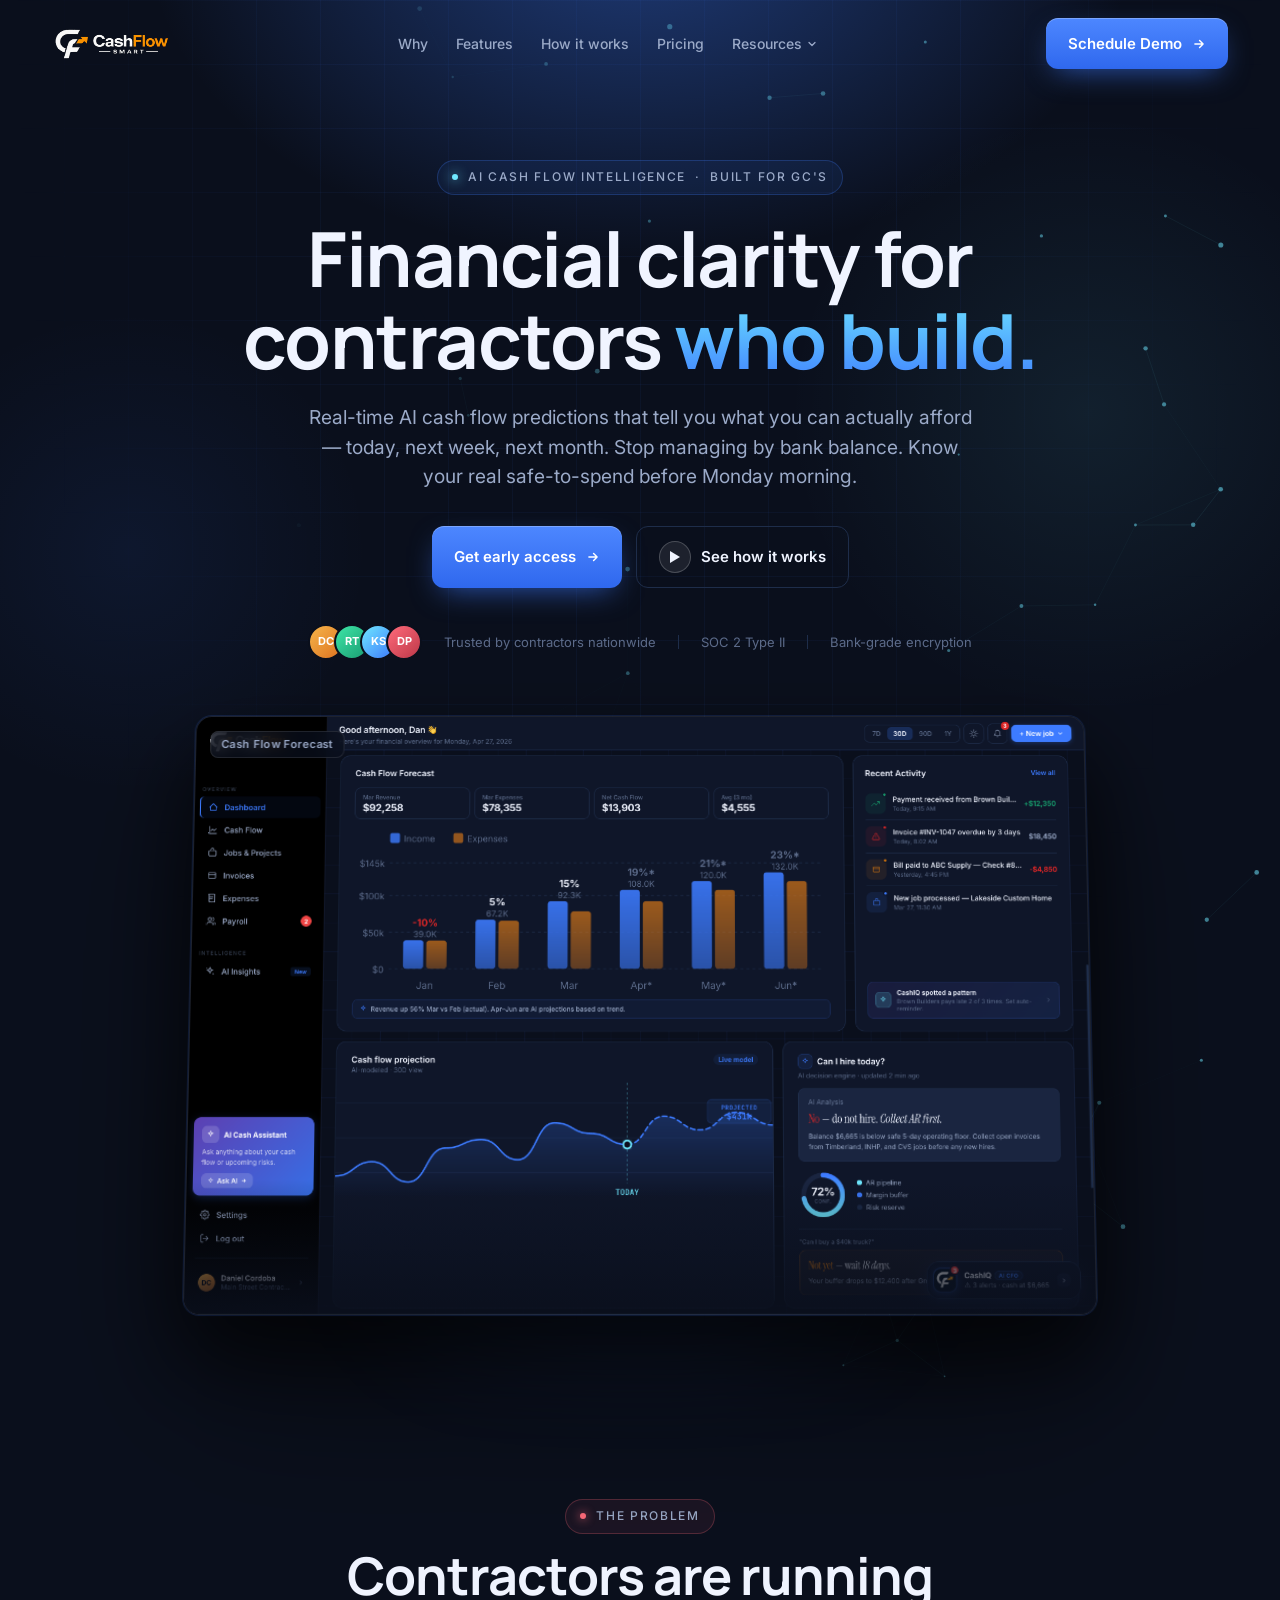
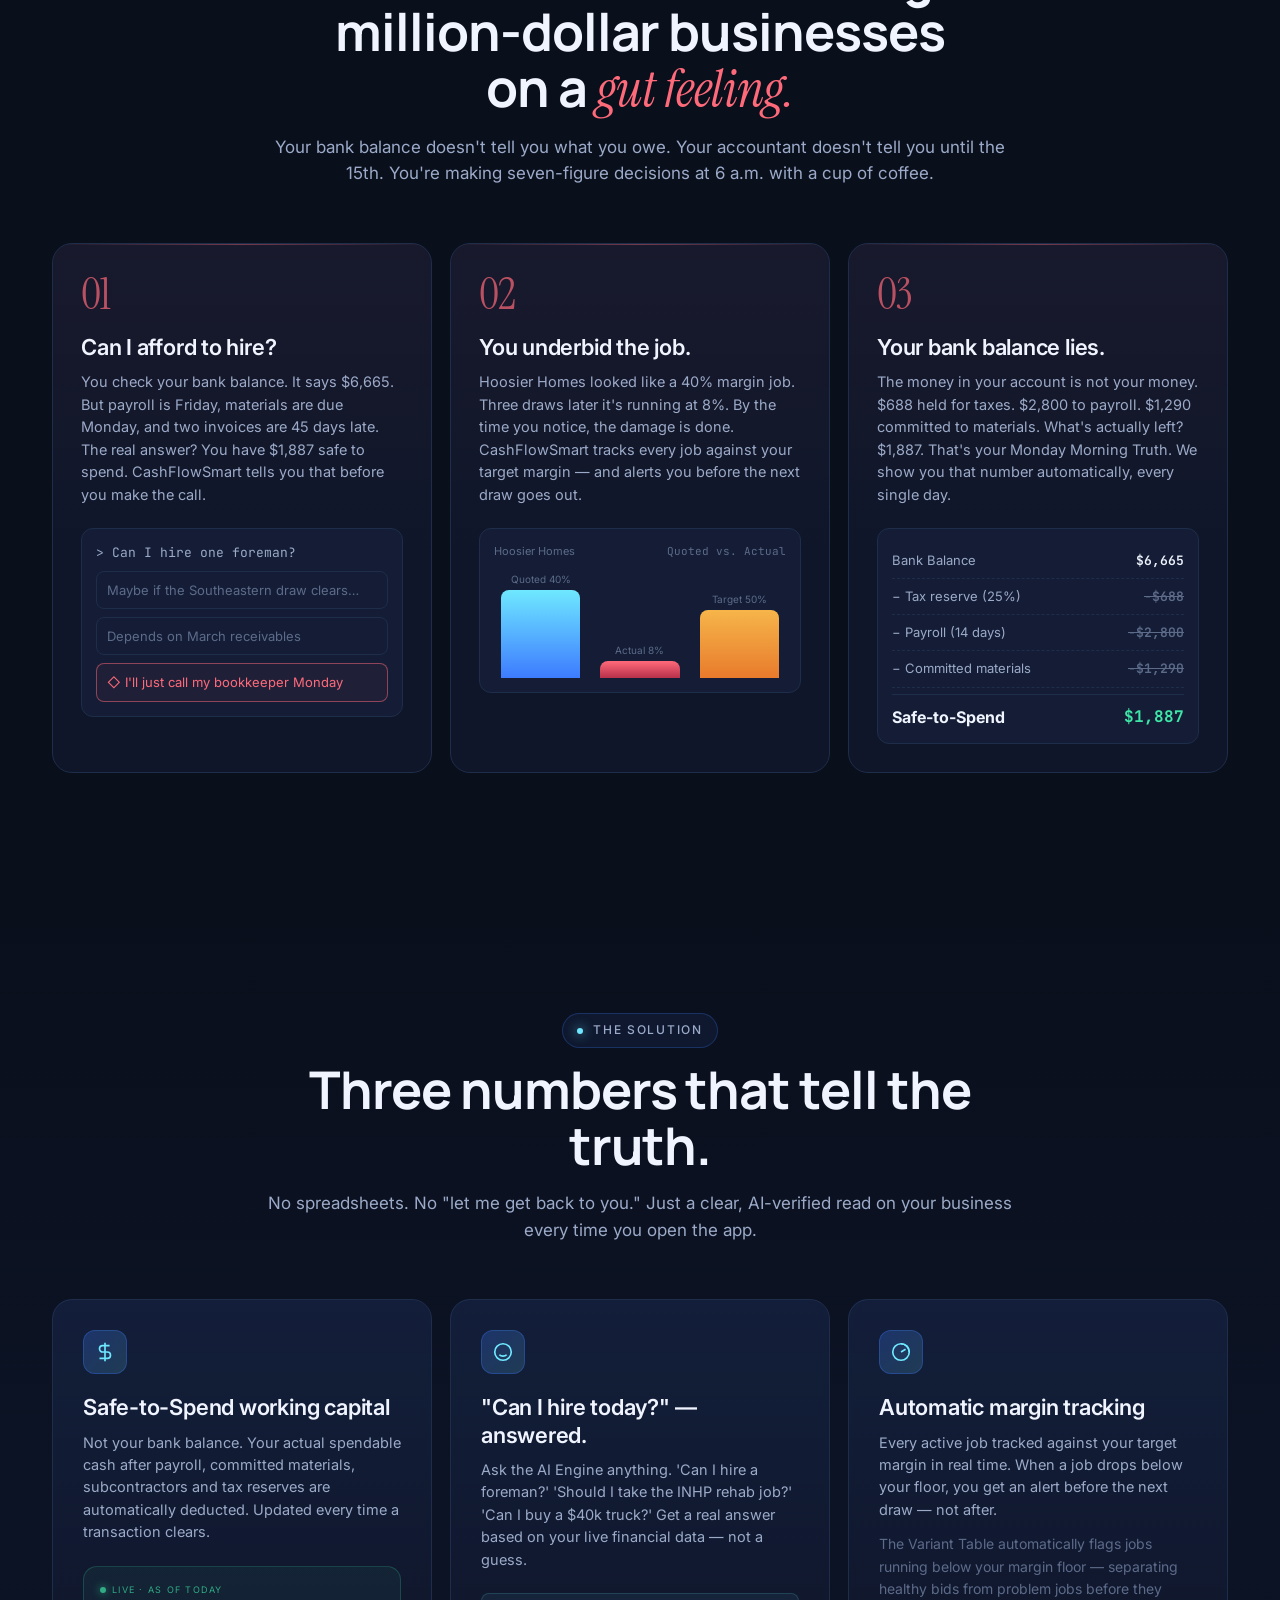
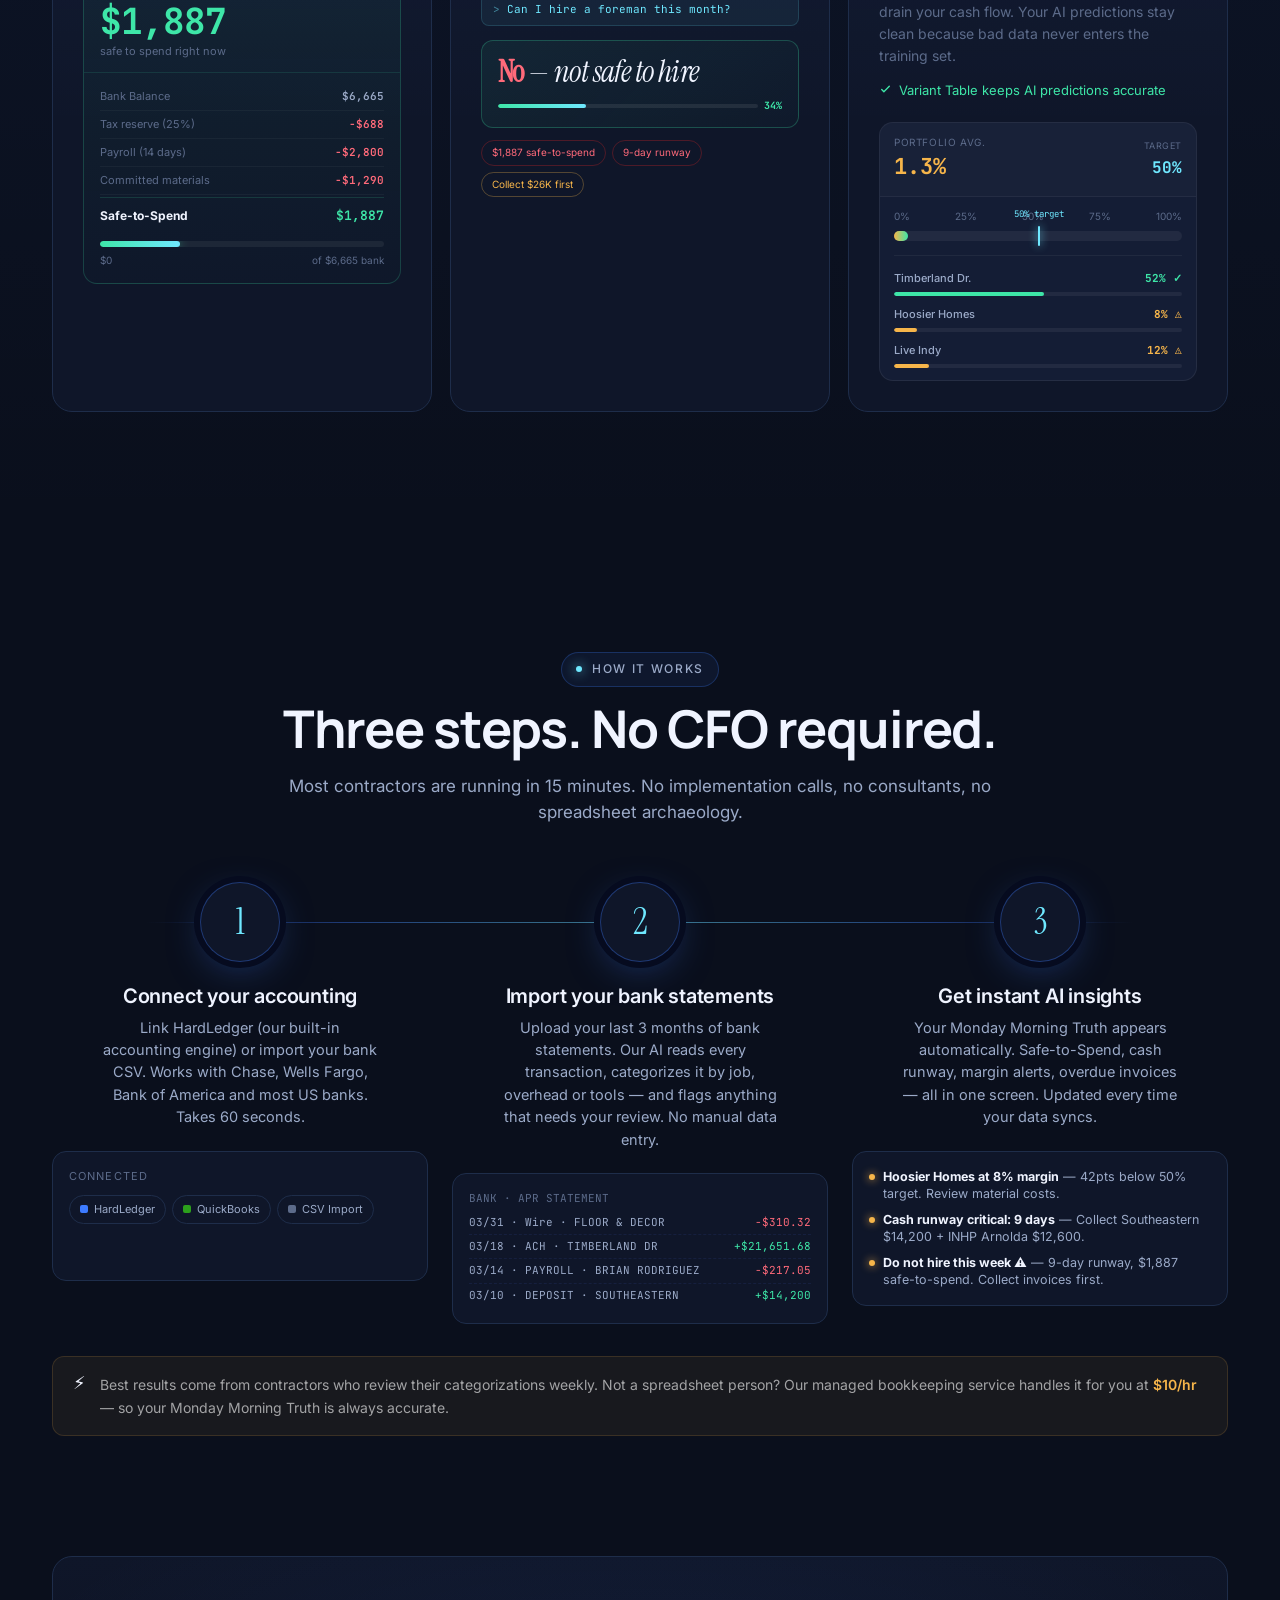
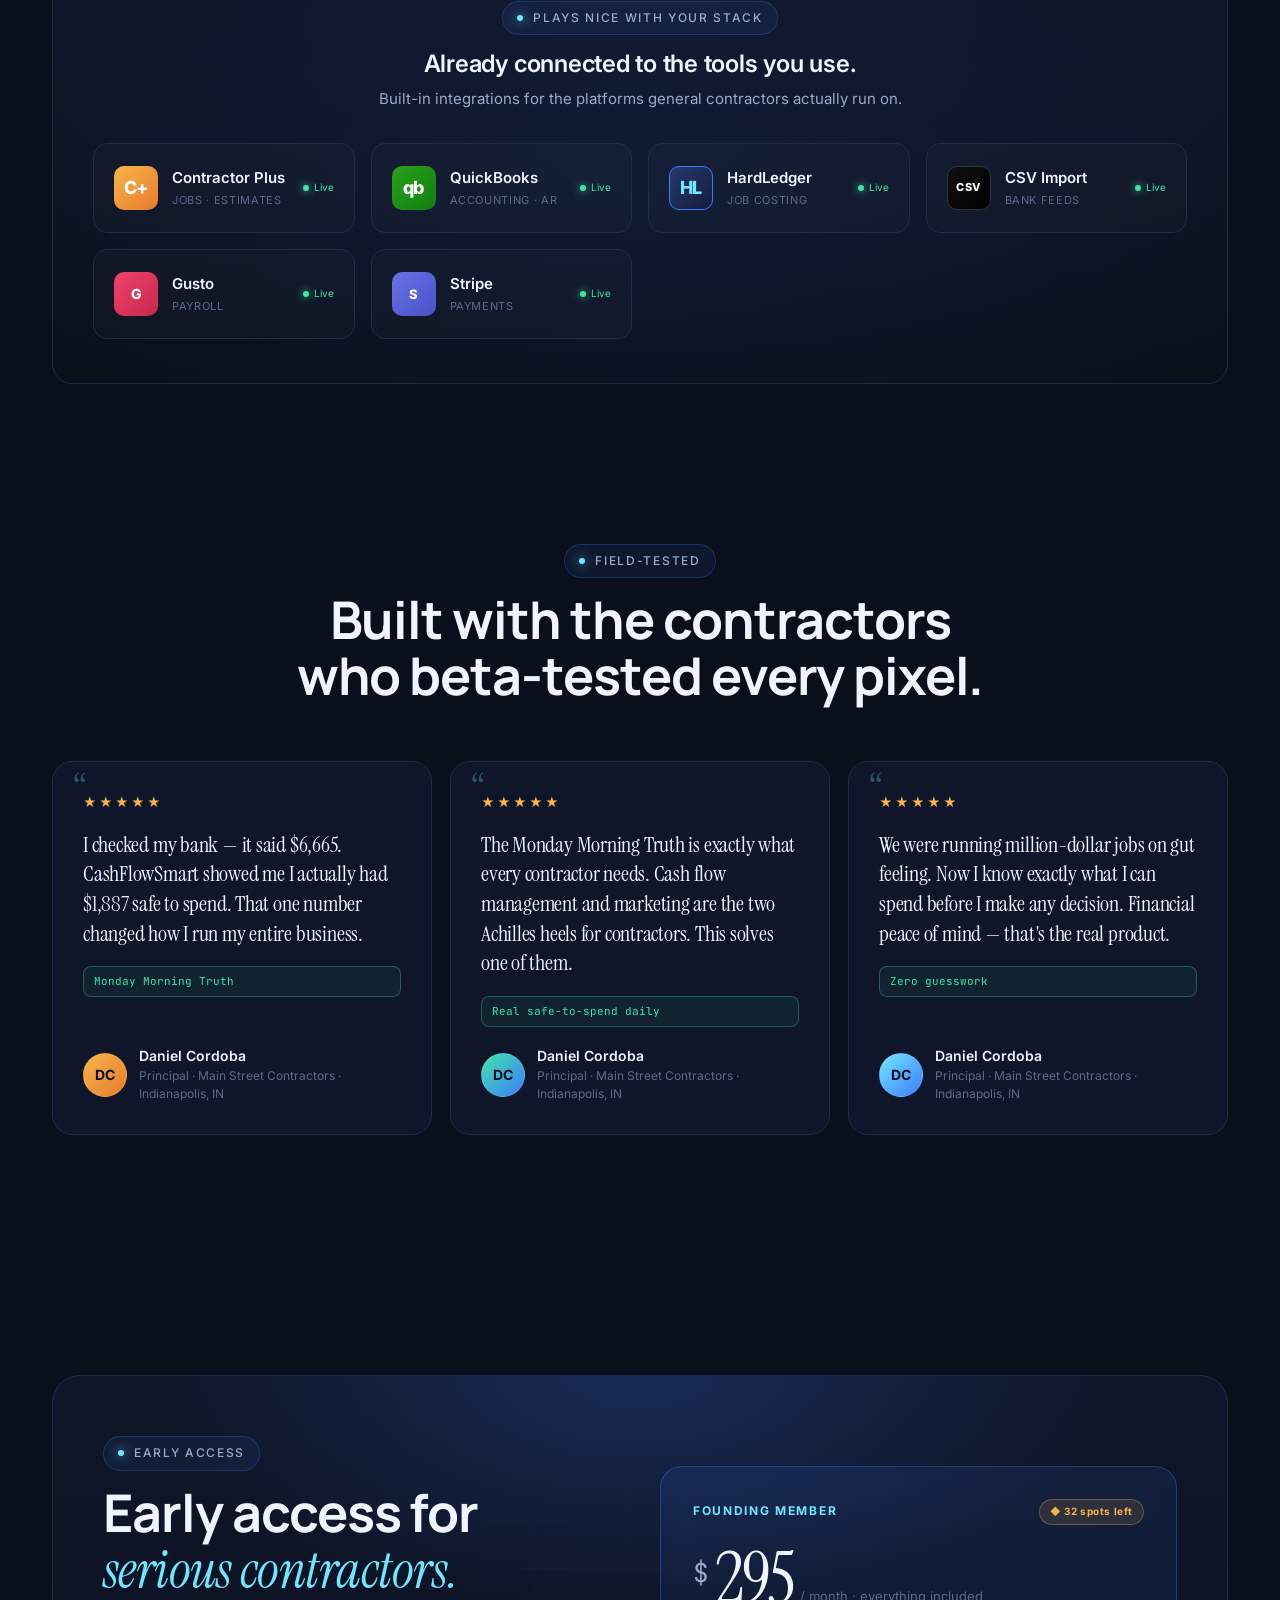
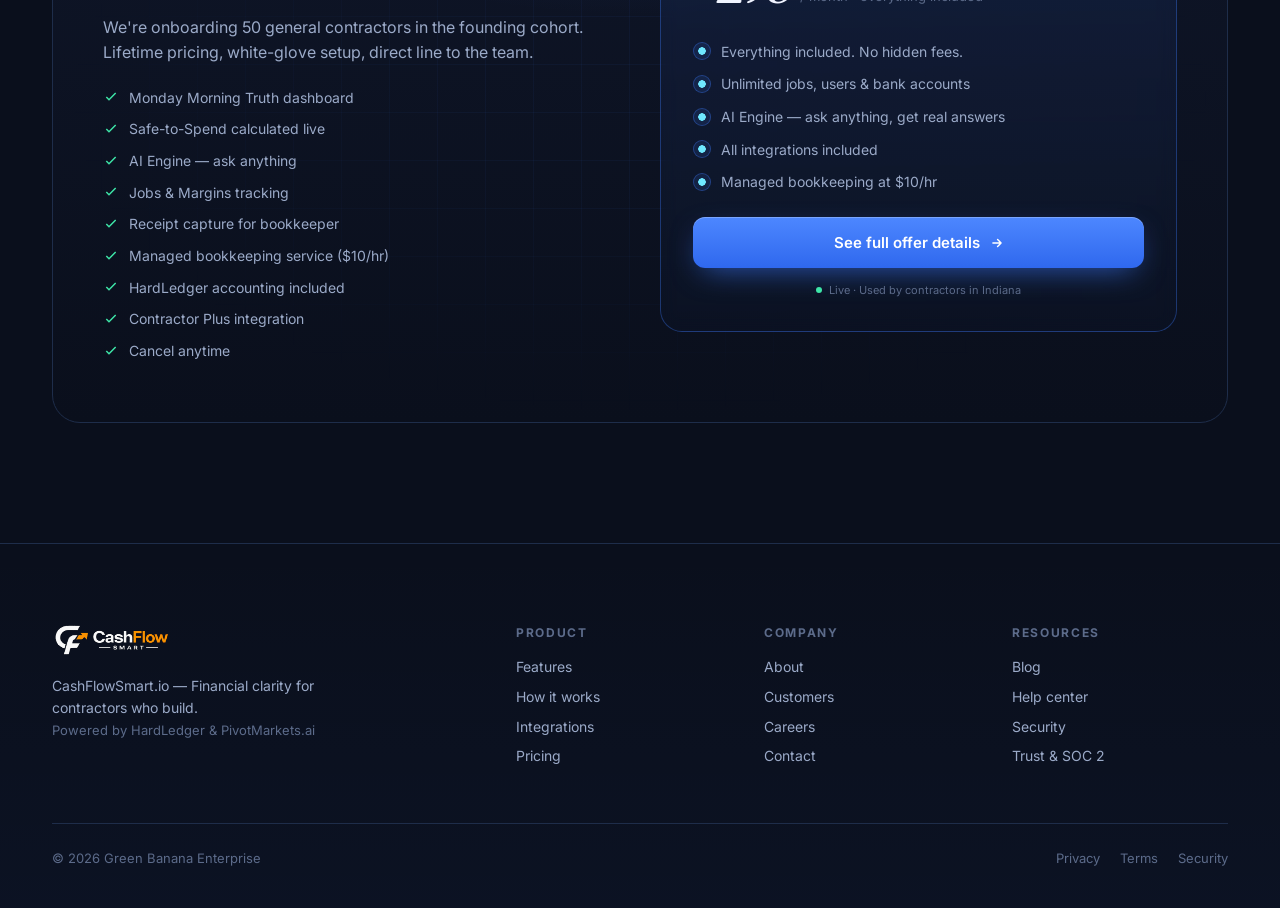
<file: index.html>
<!doctype html>
<html lang="en">
<head>
<meta charset="utf-8" />
<meta name="viewport" content="width=device-width,initial-scale=1" />
<title>CashFlowSmart.io — Financial clarity for contractors who build</title>
<meta name="description" content="Know your real safe-to-spend before Monday morning. AI-powered cash flow management for general contractors — margin tracking, payroll planning, and hiring decisions backed by real data.">
<meta property="og:title" content="CashFlowSmart.io — Financial clarity for contractors who build">
<meta property="og:description" content="Know your real safe-to-spend before Monday morning. AI-powered cash flow management built for general contractors.">
<meta property="og:type" content="website">
<meta property="og:image" content="./screenshot/screen1.png">
<meta name="twitter:card" content="summary_large_image">
<meta name="twitter:title" content="CashFlowSmart.io — Financial clarity for contractors who build">
<meta name="twitter:description" content="Know your real safe-to-spend before Monday morning. AI-powered cash flow management built for general contractors.">
<link rel="preconnect" href="https://fonts.googleapis.com">
<link rel="preconnect" href="https://fonts.gstatic.com" crossorigin>
<link href="https://fonts.googleapis.com/css2?family=Inter:wght@400;500;600;700;800&family=Manrope:wght@400;500;600;700;800&family=Instrument+Serif:ital@0;1&family=JetBrains+Mono:wght@400;500&display=swap" rel="stylesheet">
<style>
  :root{
    /* exact match to tokens.css dark mode */
    --navy-0:#0A0F1C;
    --navy-1:#0F1629;
    --navy-2:#141D35;
    --navy-3:#1A2540;
    --navy-line:#1E2D4A;
    --ink:#F0F4FF;
    --ink-dim:#9BAAC8;
    --ink-mute:#5C6B8A;
    --blue:#3D7BFF;
    --blue-bright:#5B91FF;
    --cyan:#6FE8FF;
    --amber:#F6B54A;
    --green:#3EE6A8;
    --red:#FF6A7A;
    --radius:12px;
    --radius-lg:20px;
  }
  *{box-sizing:border-box}
  html,body{margin:0;padding:0}
  html{scroll-behavior:smooth}
  body{
    font-family:"Inter","Manrope",system-ui,sans-serif;
    background:var(--navy-0);
    color:var(--ink);
    font-size:16px;
    line-height:1.55;
    -webkit-font-smoothing:antialiased;
    overflow-x:hidden;
  }
  .serif{font-family:"Instrument Serif",serif;font-weight:400;letter-spacing:-0.01em}
  .mono{font-family:"JetBrains Mono",ui-monospace,monospace}
  h1,h2{font-family:"Manrope","Inter",sans-serif}

  /* ---------- Layout ---------- */
  .container{max-width:1240px;margin:0 auto;padding:0 32px}
  @media (max-width:640px){.container{padding:0 20px}}

  section{position:relative}

  .eyebrow{
    display:inline-flex;align-items:center;gap:10px;
    font-size:12px;font-weight:500;letter-spacing:0.14em;text-transform:uppercase;
    color:var(--ink-dim);
    padding:7px 14px;border-radius:999px;
    background:rgba(61,123,255,0.08);
    border:1px solid rgba(61,123,255,0.25);
  }
  .eyebrow .dot{width:6px;height:6px;border-radius:50%;background:var(--cyan);box-shadow:0 0 12px var(--cyan)}

  h1,h2,h3{margin:0;letter-spacing:-0.02em;line-height:1.08}
  h1{font-size:clamp(40px,6vw,76px);font-weight:700}
  h2{font-size:clamp(32px,4.2vw,52px);font-weight:700}
  h3{font-size:22px;font-weight:600;letter-spacing:-0.01em;line-height:1.25}
  p{margin:0}

  .btn{
    display:inline-flex;align-items:center;gap:10px;
    padding:14px 22px;border-radius:12px;
    font-weight:600;font-size:15px;
    text-decoration:none;border:none;cursor:pointer;
    transition:transform .2s ease, box-shadow .2s ease, background .2s;
  }
  .btn-primary{
    background:linear-gradient(180deg,#4D87FF 0%,#2F68EE 100%);
    color:white;
    box-shadow:0 10px 30px -10px rgba(61,123,255,0.7), inset 0 1px 0 rgba(255,255,255,0.25);
  }
  .btn-primary:hover{transform:translateY(-2px);box-shadow:0 16px 40px -10px rgba(61,123,255,0.9), inset 0 1px 0 rgba(255,255,255,0.25)}
  .btn-ghost{background:transparent;color:var(--ink);border:1px solid var(--navy-line)}
  .btn-ghost:hover{background:rgba(255,255,255,0.03);border-color:#2A3A6E}

  /* ---------- Nav ---------- */
  nav.top{
    position:fixed;top:0;left:0;right:0;z-index:50;
    padding:18px 0;
    transition:background .3s, backdrop-filter .3s, border-color .3s;
    border-bottom:1px solid transparent;
  }
  nav.top.scrolled{
    background:rgba(6,11,31,0.72);
    backdrop-filter:saturate(140%) blur(18px);
    border-bottom-color:var(--navy-line);
  }
  .nav-inner{display:flex;align-items:center;justify-content:space-between;gap:24px}
  .brand{display:flex;align-items:center;gap:10px;font-weight:700;letter-spacing:-0.01em;color:var(--ink);text-decoration:none;font-size:17px}
  .brand .mark{
    width:30px;height:30px;border-radius:8px;
    background:linear-gradient(135deg,#3D7BFF 0%,#6FE8FF 100%);
    display:grid;place-items:center;color:#04081A;
    box-shadow:0 8px 20px -6px rgba(61,123,255,0.6);
  }
  .nav-links{display:flex;gap:28px}
  .nav-links a{color:var(--ink-dim);text-decoration:none;font-size:14px;font-weight:500}
  .nav-links a:hover{color:var(--ink)}
  .nav-mobile-cta{display:none}

  /* ---------- Hero ---------- */
  .hero{
    padding:160px 0 0;
    position:relative;overflow:visible;
  }
  .hero-bg{
    position:absolute;inset:0;pointer-events:none;z-index:0;
    background:
      radial-gradient(900px 600px at 50% -5%, rgba(61,123,255,0.4), transparent 55%),
      radial-gradient(500px 500px at 85% 30%, rgba(111,232,255,0.08), transparent 60%),
      radial-gradient(400px 400px at 10% 40%, rgba(61,123,255,0.08), transparent 60%);
  }
  .grid-overlay{
    position:absolute;inset:0;z-index:0;pointer-events:none;
    background-image:
      linear-gradient(rgba(61,123,255,0.055) 1px, transparent 1px),
      linear-gradient(90deg, rgba(61,123,255,0.055) 1px, transparent 1px);
    background-size:64px 64px;
    mask-image:radial-gradient(ellipse at 50% 0%, black 35%, transparent 70%);
  }
  /* Particle canvas */
  #heroParticles{
    position:absolute;inset:0;z-index:1;pointer-events:none;
    mask-image:linear-gradient(90deg, transparent 20%, rgba(0,0,0,0.6) 50%, black 100%);
    -webkit-mask-image:linear-gradient(90deg, transparent 20%, rgba(0,0,0,0.6) 50%, black 100%);
  }
  .hero-inner{position:relative;z-index:2;text-align:center;max-width:1000px;margin:0 auto}
  .hero h1{margin-top:22px}
  .hero h1 .highlight{
    background:linear-gradient(180deg,#6FE8FF 0%,#3D7BFF 100%);
    -webkit-background-clip:text;background-clip:text;color:transparent;
  }
  .hero-sub{margin-top:22px;font-size:clamp(17px,1.5vw,20px);color:var(--ink-dim);max-width:680px;margin-left:auto;margin-right:auto}
  .hero-ctas{margin-top:34px;display:flex;gap:14px;justify-content:center;flex-wrap:wrap}
  /* Play-icon ghost CTA */
  .btn-play-icon{
    width:32px;height:32px;border-radius:50%;
    background:rgba(255,255,255,0.08);border:1px solid rgba(255,255,255,0.2);
    display:grid;place-items:center;flex-shrink:0;
  }
  .trust-row{
    margin-top:36px;display:flex;align-items:center;justify-content:center;gap:22px;flex-wrap:wrap;
    color:var(--ink-mute);font-size:13px;
  }
  .trust-row .sep{width:1px;height:14px;background:var(--navy-line)}
  .avatars{display:inline-flex}
  .avatars .a{
    width:36px;height:36px;border-radius:50%;
    border:2.5px solid var(--navy-0);
    margin-left:-10px;display:grid;place-items:center;
    color:#fff;font-weight:700;font-size:11px;letter-spacing:0;
  }
  .avatars .a:nth-child(1){background:linear-gradient(135deg,#F6B54A,#E07420);margin-left:0}
  .avatars .a:nth-child(2){background:linear-gradient(135deg,#3EE6A8,#1A9E72)}
  .avatars .a:nth-child(3){background:linear-gradient(135deg,#6FE8FF,#3D7BFF)}
  .avatars .a:nth-child(4){background:linear-gradient(135deg,#FF6A7A,#C0394A)}

  /* ---------- Dashboard Mockup ---------- */
  .dashboard-wrap{
    position:relative;z-index:2;
    margin:70px auto 0;max-width:1140px;
    perspective:1600px;
  }
  .dashboard{
    position:relative;
    border-radius:var(--radius-lg);
    background:linear-gradient(180deg, #0C1635 0%, #070C22 100%);
    border:1px solid var(--navy-line);
    box-shadow:
      0 50px 120px -30px rgba(0,0,0,0.8),
      0 0 0 1px rgba(61,123,255,0.08),
      0 40px 80px -20px rgba(61,123,255,0.25);
    overflow:hidden;
  }
  .dash-top{
    display:flex;align-items:center;justify-content:space-between;
    padding:14px 18px;border-bottom:1px solid var(--navy-line);
    background:rgba(255,255,255,0.015);
  }
  .dots{display:flex;gap:6px}
  .dots span{width:10px;height:10px;border-radius:50%;background:#2A3A6E}
  .dots span:nth-child(1){background:#FF6A7A}
  .dots span:nth-child(2){background:#F6B54A}
  .dots span:nth-child(3){background:#3EE6A8}
  .dash-url{
    font-family:"JetBrains Mono",monospace;font-size:12px;color:var(--ink-mute);
    background:rgba(255,255,255,0.03);padding:5px 12px;border-radius:6px;
  }
  .dash-actions{display:flex;gap:8px;align-items:center;color:var(--ink-mute);font-size:12px}

  .dash-body{display:grid;grid-template-columns:220px 1fr;min-height:540px}
  .dash-side{
    padding:22px 14px;border-right:1px solid var(--navy-line);
    background:linear-gradient(180deg,rgba(255,255,255,0.015),transparent);
  }
  .dash-brand{display:flex;align-items:center;gap:8px;font-weight:700;font-size:13px;padding:0 8px 18px}
  .dash-brand .mm{width:22px;height:22px;border-radius:6px;background:linear-gradient(135deg,#3D7BFF,#6FE8FF)}
  .side-label{font-size:10px;letter-spacing:0.16em;text-transform:uppercase;color:var(--ink-mute);padding:14px 8px 6px}
  .side-item{display:flex;align-items:center;gap:10px;padding:8px 10px;border-radius:8px;color:var(--ink-dim);font-size:13px;margin-bottom:2px;cursor:default}
  .side-item.active{background:rgba(61,123,255,0.14);color:var(--ink);border:1px solid rgba(61,123,255,0.28)}
  .side-item svg{width:14px;height:14px;stroke:currentColor;fill:none;stroke-width:2}

  .dash-main{padding:24px 26px;display:flex;flex-direction:column;gap:20px;min-width:0}
  .dash-h{display:flex;align-items:center;justify-content:space-between;gap:12px;flex-wrap:wrap}
  .dash-h-l{min-width:0;flex:1 1 auto}
  .dash-h h4{margin:0;font-size:19px;font-weight:600;letter-spacing:-0.01em}
  .dash-h .tiny{font-size:12px;color:var(--ink-mute);margin-top:3px}
  .range-pill{display:inline-flex;border:1px solid var(--navy-line);border-radius:8px;padding:3px;font-size:11px;flex:0 0 auto}
  .range-pill span{padding:4px 10px;color:var(--ink-mute);border-radius:6px;cursor:default}
  .range-pill .on{background:rgba(61,123,255,0.2);color:var(--ink)}

  .kpis{display:grid;grid-template-columns:repeat(4,minmax(0,1fr));gap:12px}
  .kpi{
    border:1px solid var(--navy-line);border-radius:12px;padding:14px 16px;background:rgba(255,255,255,0.015);
    position:relative;min-width:0;display:flex;flex-direction:column;gap:6px;
  }
  .kpi-top{display:flex;align-items:center;justify-content:space-between;gap:8px;min-width:0}
  .kpi .label{font-size:10.5px;color:var(--ink-mute);letter-spacing:0.08em;text-transform:uppercase;white-space:nowrap;overflow:hidden;text-overflow:ellipsis;flex:1 1 auto;min-width:0}
  .kpi .val{font-size:22px;font-weight:700;letter-spacing:-0.02em;white-space:nowrap;overflow:hidden;text-overflow:ellipsis}
  .kpi .val.green{color:var(--green)}
  .kpi .val.amber{color:var(--amber)}
  .kpi .sub{font-size:11px;color:var(--ink-mute);white-space:nowrap;overflow:hidden;text-overflow:ellipsis}
  .kpi .chip{
    flex:0 0 auto;font-size:10px;padding:2px 7px;border-radius:999px;
    background:rgba(62,230,168,0.15);color:var(--green);border:1px solid rgba(62,230,168,0.3);
    font-weight:600;white-space:nowrap;
  }
  .kpi .chip.down{background:rgba(255,106,122,0.12);color:var(--red);border-color:rgba(255,106,122,0.3)}

  .panels{display:grid;grid-template-columns:minmax(0,1.4fr) minmax(0,1fr);gap:14px}
  .panel{
    border:1px solid var(--navy-line);border-radius:12px;padding:18px;background:rgba(255,255,255,0.015);
    min-width:0;
  }
  .panel h5{margin:0 0 4px;font-size:14px;font-weight:600}
  .panel .ptiny{font-size:11px;color:var(--ink-mute)}

  /* Chart */
  .chart{margin-top:12px;position:relative;height:190px}
  .chart svg{width:100%;height:100%;display:block}
  .chart .tooltip{
    position:absolute;top:8px;right:10px;
    border:1px solid var(--navy-line);background:rgba(4,8,26,0.92);backdrop-filter:blur(6px);
    padding:8px 12px;border-radius:8px;font-size:11px;line-height:1.3;
    box-shadow:0 8px 20px -8px rgba(0,0,0,0.6);
  }
  .chart .tooltip .tlabel{color:var(--ink-mute);font-size:10px;letter-spacing:0.04em;margin-bottom:3px;white-space:nowrap}
  .chart .tooltip .big{font-size:15px;font-weight:700;color:var(--cyan);font-family:"JetBrains Mono",monospace}

  /* Safe-to-spend ring */
  .ring-wrap{display:flex;align-items:center;gap:18px;margin-top:8px}
  .ring{position:relative;width:130px;height:130px;flex:0 0 auto}
  .ring svg{transform:rotate(-90deg)}
  .ring .core{
    position:absolute;inset:0;display:flex;flex-direction:column;align-items:center;justify-content:center;
    font-weight:700;
  }
  .ring .core .big{font-size:22px;letter-spacing:-0.02em}
  .ring .core .tag{font-size:10px;color:var(--ink-mute);letter-spacing:0.1em;text-transform:uppercase;margin-top:2px}
  .ring-legend{font-size:12px;color:var(--ink-dim);display:flex;flex-direction:column;gap:8px;min-width:0}
  .ll{display:flex;align-items:center;gap:8px;white-space:nowrap}
  .ll .sw{width:10px;height:10px;border-radius:3px;flex:0 0 10px}

  /* AI answer card */
  .ai-card{
    border:1px solid rgba(61,123,255,0.35);
    background:linear-gradient(135deg,rgba(61,123,255,0.15),rgba(111,232,255,0.08));
    border-radius:12px;padding:14px 16px;margin-top:14px;position:relative;overflow:hidden;
  }
  .ai-card::before{
    content:"";position:absolute;top:-30px;right:-30px;width:140px;height:140px;
    background:radial-gradient(circle,rgba(111,232,255,0.25),transparent 70%);
  }
  .ai-card h6{margin:0;font-size:12px;color:var(--cyan);font-weight:600;letter-spacing:0.06em;display:flex;align-items:center;gap:6px}
  .ai-card .ans{font-family:"Instrument Serif",serif;font-size:26px;line-height:1.15;margin-top:8px;letter-spacing:-0.01em;text-wrap:balance}
  .ai-card .ans .yes{color:var(--green)}
  .ai-card .ans em{font-style:italic;color:var(--cyan)}
  .ai-card .meta{font-size:11px;color:var(--ink-dim);margin-top:8px}

  @media (max-width:1080px){
    .kpis{grid-template-columns:repeat(2,minmax(0,1fr))}
    .panels{grid-template-columns:1fr}
  }
  @media (max-width:900px){
    .dash-body{grid-template-columns:1fr}
    .dash-side{display:none}
    .dash-main{padding:20px 18px;gap:16px}
    .dash-top .dash-url{display:none}
    .dash-h h4{font-size:17px}
    .kpi{padding:12px 14px}
    .kpi .val{font-size:20px}
    .chart{height:150px}
    .ring-wrap{flex-direction:column;align-items:flex-start;gap:14px}
    .ring{width:110px;height:110px}
    .ring svg{width:110px;height:110px}
    .ai-card .ans{font-size:24px}
  }
  @media (max-width:520px){
    .kpis{grid-template-columns:1fr}
    .dash-top{padding:12px 14px}
  }

  /* ---------- Problem ---------- */
  .section{padding:120px 0}
  .section-head{max-width:760px;margin:0 auto 56px;text-align:center}
  .section-head h2{margin-top:14px}
  .section-head p{margin-top:16px;color:var(--ink-dim);font-size:17px}

  .problem-grid{display:grid;grid-template-columns:repeat(3,1fr);gap:18px}
  .p-card{
    position:relative;
    border:1px solid var(--navy-line);border-radius:var(--radius-lg);
    padding:28px;
    background:linear-gradient(180deg,rgba(255,106,122,0.04),rgba(255,106,122,0) 60%), var(--navy-1);
    overflow:hidden;
  }
  .p-card::before{
    content:"";position:absolute;top:0;left:0;right:0;height:1px;
    background:linear-gradient(90deg,transparent,rgba(255,106,122,0.4),transparent);
  }
  .p-num{font-family:"Instrument Serif",serif;font-size:44px;color:rgba(255,106,122,0.7);line-height:1;letter-spacing:-0.02em}
  .p-card h3{margin-top:18px}
  .p-card p{margin-top:10px;color:var(--ink-dim);font-size:14.5px}
  .p-visual{margin-top:22px;border:1px solid var(--navy-line);border-radius:12px;padding:14px;background:var(--navy-2)}

  /* bank balance lies */
  .bal-row{display:flex;justify-content:space-between;align-items:baseline;padding:7px 0;border-bottom:1px dashed var(--navy-line);font-size:13px}
  .bal-row:last-child{border-bottom:none}
  .bal-row .l{color:var(--ink-dim)}
  .bal-row .v{font-weight:600;font-family:"JetBrains Mono",monospace}
  .bal-row .v.red{color:var(--red)}
  .bal-row.strike .v{text-decoration:line-through;color:var(--ink-mute)}
  .bal-total{margin-top:6px;padding-top:10px;border-top:1px solid var(--navy-line);display:flex;justify-content:space-between;font-weight:700}
  .bal-total .v{color:var(--green);font-family:"JetBrains Mono",monospace}

  /* hire quiz */
  .quiz{display:flex;flex-direction:column;gap:8px;font-size:13px}
  .quiz .q{color:var(--ink-dim)}
  .quiz .opt{display:flex;align-items:center;justify-content:space-between;padding:8px 10px;border:1px solid var(--navy-line);border-radius:8px;color:var(--ink-mute)}
  .quiz .opt.pick{border-color:rgba(255,106,122,0.5);color:var(--red);background:rgba(255,106,122,0.05)}

  /* underbid */
  .bid{display:flex;align-items:flex-end;justify-content:space-around;height:110px;gap:14px;padding:0 4px}
  .bar{width:28%;border-radius:8px 8px 0 0;background:linear-gradient(180deg,#2A3A6E,#1A264E);position:relative;display:flex;flex-direction:column;justify-content:flex-end;align-items:center}
  .bar span{font-size:10px;color:var(--ink-mute);position:absolute;top:-18px;white-space:nowrap}
  .bar.actual{background:linear-gradient(180deg,#FF6A7A,#B8304A)}
  .bar.quoted{background:linear-gradient(180deg,#6FE8FF,#3D7BFF)}

  @media (max-width:900px){.problem-grid{grid-template-columns:1fr}}

  /* ---------- Solution ---------- */
  .sol-grid{display:grid;grid-template-columns:repeat(3,1fr);gap:18px}
  .sol-card{
    position:relative;
    border:1px solid var(--navy-line);border-radius:var(--radius-lg);
    padding:30px;
    background:linear-gradient(180deg,rgba(61,123,255,0.08),rgba(61,123,255,0) 60%), var(--navy-1);
    overflow:hidden;
    transition:transform .3s ease, border-color .3s;
  }
  .sol-card:hover{transform:translateY(-4px);border-color:rgba(61,123,255,0.4)}
  .sol-card::after{
    content:"";position:absolute;inset:-1px;border-radius:inherit;pointer-events:none;
    background:linear-gradient(135deg,rgba(61,123,255,0.5),transparent 30%);
    mask:linear-gradient(black,black) content-box, linear-gradient(black,black);
    -webkit-mask:linear-gradient(black,black) content-box, linear-gradient(black,black);
    -webkit-mask-composite:xor;mask-composite:exclude;
    padding:1px;opacity:.5;
  }
  .s-icon{
    width:44px;height:44px;border-radius:12px;
    background:linear-gradient(135deg,rgba(61,123,255,0.25),rgba(111,232,255,0.15));
    border:1px solid rgba(61,123,255,0.3);
    display:grid;place-items:center;color:var(--cyan);
    margin-bottom:20px;
  }
  .s-icon svg{width:22px;height:22px;stroke:currentColor;fill:none;stroke-width:1.8}
  .sol-card h3{font-size:22px}
  .sol-card p{margin-top:10px;color:var(--ink-dim);font-size:14.5px}
  .sol-visual{margin-top:22px}

  /* ── Card 1: Safe-to-Spend ── */
  .sts{
    border:1px solid rgba(62,230,168,0.2);border-radius:14px;
    background:linear-gradient(180deg,rgba(62,230,168,0.06),rgba(62,230,168,0.01));
    overflow:hidden;
  }
  .sts-hero{padding:16px 16px 12px;border-bottom:1px solid rgba(62,230,168,0.12)}
  .sts-hero-label{font-size:9px;letter-spacing:0.14em;text-transform:uppercase;color:var(--green);opacity:0.7;display:flex;align-items:center;gap:6px;margin-bottom:6px}
  .sts-hero-label span{width:6px;height:6px;border-radius:50%;background:var(--green);box-shadow:0 0 8px var(--green);animation:pulse 2s infinite;display:inline-block}
  .sts-hero-num{font-family:"JetBrains Mono",monospace;font-weight:700;font-size:36px;color:var(--green);letter-spacing:-0.03em;line-height:1}
  .sts-hero-sub{font-size:11px;color:var(--ink-mute);margin-top:4px}
  .sts-breakdown{padding:10px 16px}
  .sts-row{display:flex;justify-content:space-between;align-items:center;padding:5px 0;border-bottom:1px solid rgba(255,255,255,0.04);font-size:11px}
  .sts-row:last-child{border:none;padding-top:8px;margin-top:2px;border-top:1px solid rgba(62,230,168,0.15)}
  .sts-row .l{color:var(--ink-mute)}
  .sts-row .v{font-family:"JetBrains Mono",monospace;font-weight:600;color:var(--ink-dim)}
  .sts-row.total .l{color:var(--ink);font-weight:700;font-size:12px}
  .sts-row.total .v{color:var(--green);font-size:13px}
  .sts-bar-wrap{padding:0 16px 14px}
  .sts-bar{height:6px;border-radius:999px;background:rgba(255,255,255,0.06);overflow:hidden}
  .sts-bar i{display:block;height:100%;background:linear-gradient(90deg,#3EE6A8,#6FE8FF);border-radius:999px;box-shadow:0 0 10px rgba(62,230,168,0.5)}
  .sts-legend{display:flex;justify-content:space-between;margin-top:6px;font-size:10px;color:var(--ink-mute)}

  /* ── Card 2: Can I hire ── */
  .hire-q{
    font-family:"JetBrains Mono",monospace;font-size:11px;color:var(--cyan);
    background:rgba(111,232,255,0.06);border:1px solid rgba(111,232,255,0.15);
    border-radius:8px;padding:7px 11px;margin-bottom:14px;
  }
  .hire-q::before{content:"> ";opacity:0.5}
  .hire-answer-wrap{
    padding:14px 16px;border-radius:12px;
    border:1px solid rgba(62,230,168,0.25);
    background:linear-gradient(135deg,rgba(62,230,168,0.07),rgba(62,230,168,0.02));
    margin-bottom:12px;
  }
  .hire-a{font-family:"Instrument Serif",serif;font-size:30px;line-height:1.15;letter-spacing:-0.02em}
  .hire-a .yes{color:var(--green)}
  .hire-a em{font-style:italic;color:var(--ink)}
  .hire-conf{display:flex;align-items:center;gap:6px;margin-top:8px}
  .hire-conf-bar{flex:1;height:4px;border-radius:999px;background:rgba(255,255,255,0.08);overflow:hidden}
  .hire-conf-bar i{display:block;height:100%;background:linear-gradient(90deg,var(--green),var(--cyan));border-radius:999px}
  .hire-conf-pct{font-size:10px;font-family:"JetBrains Mono",monospace;color:var(--green);font-weight:700}
  .hire-tags{display:flex;gap:6px;flex-wrap:wrap}
  .hire-tags .tag{
    font-size:10px;padding:4px 10px;border-radius:999px;
    border:1px solid var(--navy-line);color:var(--ink-mute);
    display:inline-flex;align-items:center;gap:5px;
  }
  .hire-tags .tag.ok{border-color:rgba(62,230,168,0.3);color:var(--green);background:rgba(62,230,168,0.07)}
  .hire-tags .tag.ok::before{content:"✓";font-size:9px}

  /* ── Card 3: Margin tracking ── */
  .margin-header{
    display:flex;align-items:center;justify-content:space-between;
    padding:12px 14px;border-bottom:1px solid rgba(255,255,255,0.05);
    border-radius:12px 12px 0 0;
    background:rgba(255,255,255,0.02);
  }
  .margin-avg-label{font-size:10px;color:var(--ink-mute);letter-spacing:0.06em;text-transform:uppercase}
  .margin-avg-num{font-family:"JetBrains Mono",monospace;font-weight:700;font-size:22px;color:var(--amber)}
  .margin-vis-wrap{padding:12px 14px}
  .margin-track-label{display:flex;justify-content:space-between;font-size:10px;color:var(--ink-mute);margin-bottom:6px}
  .margin-track{height:10px;background:rgba(255,255,255,0.06);border-radius:999px;position:relative;overflow:visible;margin-bottom:6px}
  .margin-track i{display:block;height:100%;background:linear-gradient(90deg,#F6B54A,#3EE6A8);border-radius:999px}
  .margin-target{position:absolute;top:-5px;bottom:-5px;width:2px;background:var(--cyan);box-shadow:0 0 8px var(--cyan);border-radius:999px}
  .margin-target::after{content:"50% target";position:absolute;top:-18px;left:50%;transform:translateX(-50%);font-size:9px;color:var(--cyan);white-space:nowrap;font-family:"JetBrains Mono",monospace}
  .margin-jobs{display:flex;flex-direction:column;gap:10px;margin-top:14px;padding-top:14px;border-top:1px solid rgba(255,255,255,0.05)}
  .mj{display:flex;flex-direction:column;gap:5px}
  .mj-top{display:flex;justify-content:space-between;align-items:center}
  .mj .name{font-size:11px;color:var(--ink-dim);font-weight:500}
  .mj .pct{font-family:"JetBrains Mono",monospace;font-weight:700;font-size:11px;display:flex;align-items:center;gap:4px}
  .mj .pct.g{color:var(--green)}
  .mj .pct.a{color:var(--amber)}
  .mj .pct.r{color:var(--red)}
  .mj-bar{height:4px;border-radius:999px;background:rgba(255,255,255,0.06);overflow:hidden}
  .mj-bar i{display:block;height:100%;border-radius:999px}
  .mj-bar i.g{background:var(--green)}
  .mj-bar i.a{background:var(--amber)}
  .mj-bar i.r{background:var(--red)}

  @media (max-width:900px){.sol-grid{grid-template-columns:1fr}}

  /* ---------- How it works ---------- */
  .how-wrap{position:relative}
  .steps{display:grid;grid-template-columns:repeat(3,1fr);gap:24px;position:relative}
  .steps::before{
    content:"";position:absolute;left:8%;right:8%;top:40px;height:1px;
    background:linear-gradient(90deg,transparent,rgba(61,123,255,0.4) 20%,rgba(111,232,255,0.5) 50%,rgba(61,123,255,0.4) 80%,transparent);
  }
  .step{position:relative;text-align:center}
  .step-num{
    position:relative;z-index:1;
    width:80px;height:80px;border-radius:50%;
    background:var(--navy-1);
    border:1px solid rgba(61,123,255,0.35);
    display:grid;place-items:center;margin:0 auto 22px;
    font-family:"Instrument Serif",serif;font-size:36px;color:var(--cyan);
    box-shadow:0 0 0 6px rgba(6,11,31,1), 0 10px 40px -10px rgba(61,123,255,0.5);
  }
  .step h3{font-size:20px}
  .step p{margin-top:8px;color:var(--ink-dim);font-size:14.5px;max-width:280px;margin-left:auto;margin-right:auto}
  .step-card{
    margin-top:22px;border:1px solid var(--navy-line);border-radius:14px;padding:16px;background:var(--navy-1);
    text-align:left;min-height:130px;
  }
  .logo-row{display:flex;flex-wrap:wrap;gap:6px}
  .logo-chip{
    font-size:11px;padding:5px 10px;border-radius:999px;
    border:1px solid var(--navy-line);color:var(--ink-dim);
    display:inline-flex;align-items:center;gap:6px;
  }
  .logo-chip .b{width:8px;height:8px;border-radius:2px;background:var(--blue)}

  .csv-card{font-family:"JetBrains Mono",monospace;font-size:11px;color:var(--ink-dim)}
  .csv-card .h{color:var(--ink-mute);margin-bottom:4px}
  .csv-card .r{display:flex;justify-content:space-between;padding:3px 0;border-bottom:1px dashed rgba(26,38,78,0.6)}
  .csv-card .r:last-child{border:none}

  .insight-card{display:flex;flex-direction:column;gap:8px}
  .insight-card .ic{display:flex;gap:8px;align-items:flex-start;font-size:12.5px;color:var(--ink-dim);line-height:1.4}
  .insight-card .ic .dt{flex:0 0 6px;width:6px;height:6px;border-radius:50%;margin-top:6px;background:var(--cyan);box-shadow:0 0 8px var(--cyan)}
  .insight-card .ic .dt.g{background:var(--green);box-shadow:0 0 8px var(--green)}
  .insight-card .ic .dt.a{background:var(--amber);box-shadow:0 0 8px var(--amber)}
  .insight-card .ic b{color:var(--ink)}

  @media (max-width:900px){.steps{grid-template-columns:1fr;gap:40px}.steps::before{display:none}}

  /* ---------- Integrations ---------- */
  .integ-band{
    position:relative;border:1px solid var(--navy-line);border-radius:var(--radius-lg);
    padding:44px 40px;
    background:linear-gradient(180deg,var(--navy-1),var(--navy-0));
    overflow:hidden;
  }
  .integ-band::before{
    content:"";position:absolute;top:-40%;left:-20%;width:140%;height:180%;
    background:radial-gradient(ellipse at center,rgba(61,123,255,0.08),transparent 60%);
    pointer-events:none;
  }
  .integ-head{text-align:center;margin-bottom:32px;position:relative}
  .integ-head h3{font-size:24px}
  .integ-head p{color:var(--ink-dim);margin-top:8px;font-size:15px}
  .integ-grid{display:grid;grid-template-columns:repeat(4,1fr);gap:16px;position:relative}
  .integ{
    border:1px solid var(--navy-line);border-radius:14px;padding:22px 20px;
    background:rgba(255,255,255,0.015);
    display:flex;align-items:center;gap:14px;
    transition:border-color .2s, transform .2s;
  }
  .integ:hover{border-color:rgba(61,123,255,0.4);transform:translateY(-2px)}
  .integ-ico{
    flex:0 0 44px;width:44px;height:44px;border-radius:10px;
    display:grid;place-items:center;
    font-weight:800;font-size:18px;letter-spacing:-0.04em;color:white;
  }
  .integ-ico.cp{background:linear-gradient(135deg,#F6B54A,#E87B2C)}
  .integ-ico.qb{background:linear-gradient(135deg,#2CA01C,#0E7F0E);font-family:Inter}
  .integ-ico.hl{background:linear-gradient(135deg,#2A3A6E,#111B3D);border:1px solid #3D7BFF}
  .integ-ico.pl{background:linear-gradient(135deg,#111,#000);border:1px solid #333}
  .integ .n{font-weight:600;font-size:15px}
  .integ .t{font-size:11px;color:var(--ink-mute);margin-top:2px;letter-spacing:0.06em;text-transform:uppercase}
  .integ .status{
    margin-left:auto;font-size:10px;color:var(--green);display:flex;align-items:center;gap:5px;
  }
  .integ .status::before{content:"";width:6px;height:6px;border-radius:50%;background:var(--green);box-shadow:0 0 8px var(--green)}

  @media (max-width:900px){.integ-grid{grid-template-columns:repeat(2,1fr)}}
  @media (max-width:500px){.integ-grid{grid-template-columns:1fr}}

  /* ---------- Testimonials ---------- */
  .tst-grid{display:grid;grid-template-columns:repeat(3,1fr);gap:18px}
  .tst{
    border:1px solid var(--navy-line);border-radius:var(--radius-lg);
    padding:30px;background:var(--navy-1);
    display:flex;flex-direction:column;gap:18px;position:relative;overflow:hidden;
  }
  .tst .quote{font-family:"Instrument Serif",serif;font-size:22px;line-height:1.35;letter-spacing:-0.01em;color:var(--ink)}
  .tst .quote::before{content:"“";font-size:42px;color:var(--cyan);line-height:0;position:absolute;top:30px;left:22px;opacity:.3}
  .tst .stars{color:var(--amber);font-size:13px;letter-spacing:2px}
  .tst .meta{display:flex;align-items:center;gap:12px;margin-top:auto}
  .tst .av{
    width:44px;height:44px;border-radius:50%;flex:0 0 44px;
    display:grid;place-items:center;font-weight:700;color:#04081A;font-size:14px;
    border:1px solid rgba(255,255,255,0.1);
  }
  .tst .av.a1{background:linear-gradient(135deg,#F6B54A,#E87B2C)}
  .tst .av.a2{background:linear-gradient(135deg,#3EE6A8,#3D7BFF)}
  .tst .av.a3{background:linear-gradient(135deg,#6FE8FF,#3D7BFF)}
  .tst .who{font-size:14px;font-weight:600}
  .tst .role{font-size:12px;color:var(--ink-mute)}
  .tst .stat{
    display:inline-flex;align-items:center;gap:8px;padding:6px 10px;border-radius:8px;
    border:1px solid rgba(62,230,168,0.3);background:rgba(62,230,168,0.06);color:var(--green);
    font-family:"JetBrains Mono",monospace;font-size:11px;
  }

  @media (max-width:900px){.tst-grid{grid-template-columns:1fr}}

  /* ---------- Pricing ---------- */
  .pricing{
    position:relative;
    border:1px solid var(--navy-line);
    border-radius:28px;
    padding:60px 50px;
    background:
      radial-gradient(800px 400px at 50% 0%, rgba(61,123,255,0.2), transparent 60%),
      linear-gradient(180deg,var(--navy-1),var(--navy-0));
    overflow:hidden;
  }
  .pricing::before{
    content:"";position:absolute;inset:0;
    background-image:
      linear-gradient(rgba(61,123,255,0.05) 1px, transparent 1px),
      linear-gradient(90deg,rgba(61,123,255,0.05) 1px, transparent 1px);
    background-size:48px 48px;
    mask-image:radial-gradient(ellipse at 50% 50%,black 20%,transparent 70%);
    pointer-events:none;
  }
  .pricing-inner{position:relative;display:grid;grid-template-columns:1fr 1fr;gap:40px;align-items:center}
  .pricing h2{margin-top:14px}
  .pricing p.lead{margin-top:16px;color:var(--ink-dim);font-size:16px;max-width:480px}
  .pricing .benefits{margin-top:22px;display:grid;gap:10px}
  .benefit{display:flex;align-items:center;gap:10px;font-size:14px;color:var(--ink-dim)}
  .benefit svg{width:16px;height:16px;stroke:var(--green);fill:none;stroke-width:2.2;flex:0 0 16px}

  .price-card{
    border:1px solid rgba(61,123,255,0.35);
    border-radius:22px;padding:32px;
    background:linear-gradient(180deg,rgba(61,123,255,0.1),rgba(61,123,255,0.02));
    backdrop-filter:blur(8px);
    display:flex;flex-direction:column;
  }
  .price-tag{display:flex;justify-content:space-between;align-items:center;margin-bottom:18px}
  .price-tag .label{font-size:12px;letter-spacing:0.14em;text-transform:uppercase;color:var(--cyan);font-weight:700}
  .price-tag .badge{
    font-size:10px;padding:4px 10px;border-radius:999px;
    background:rgba(246,181,74,0.12);color:var(--amber);border:1px solid rgba(246,181,74,0.3);
    font-weight:700;letter-spacing:0.06em;white-space:nowrap;
  }
  .price-num{display:flex;align-items:baseline;gap:6px;margin-bottom:6px}
  .price-num .big{font-family:"Instrument Serif",serif;font-size:72px;line-height:1;letter-spacing:-0.03em}
  .price-num .cur{font-size:26px;color:var(--ink-dim);align-self:flex-start;padding-top:10px}
  .price-num .per{font-size:13px;color:var(--ink-mute);align-self:flex-end;padding-bottom:8px}
  .price-card ul{list-style:none;padding:0;margin:20px 0 24px;display:grid;gap:11px}
  .price-card ul li{
    font-size:14px;color:var(--ink-dim);
    display:flex;gap:10px;align-items:center;
  }
  .price-card ul li::before{
    content:"";flex:0 0 16px;width:16px;height:16px;
    border-radius:50%;
    background:radial-gradient(circle, var(--cyan) 0 3.5px, transparent 4px), rgba(61,123,255,0.12);
    border:1px solid rgba(61,123,255,0.35);
  }
  .price-card .btn{width:100%;justify-content:center;margin-top:auto}
  .spots{
    font-size:11px;color:var(--ink-mute);
    text-align:center;margin-top:14px;
    display:flex;align-items:center;justify-content:center;gap:7px;
    line-height:1.5;
  }
  .spots .pulse{
    flex:0 0 6px;width:6px;height:6px;border-radius:50%;
    background:var(--green);
    box-shadow:0 0 0 0 rgba(62,230,168,.6);
    animation:pulse 2s infinite;
  }
  @keyframes pulse{0%{box-shadow:0 0 0 0 rgba(62,230,168,.6)}70%{box-shadow:0 0 0 8px rgba(62,230,168,0)}100%{box-shadow:0 0 0 0 rgba(62,230,168,0)}}

  @media (max-width:900px){.pricing-inner{grid-template-columns:1fr}.pricing{padding:40px 26px}}

  /* ---------- Footer ---------- */
  footer{
    padding:80px 0 40px;border-top:1px solid var(--navy-line);
    background:linear-gradient(180deg,transparent,rgba(61,123,255,0.03));
  }
  .foot-top{display:grid;grid-template-columns:2fr 1fr 1fr 1fr;gap:32px;margin-bottom:48px}
  .foot-col h6{font-size:12px;letter-spacing:0.14em;text-transform:uppercase;color:var(--ink-mute);margin:0 0 14px}
  .foot-col a{display:block;color:var(--ink-dim);text-decoration:none;font-size:14px;margin-bottom:8px}
  .foot-col a:hover{color:var(--ink)}
  .foot-brand p{font-size:14px;color:var(--ink-dim);max-width:320px;margin-top:14px}
  .foot-bot{display:flex;justify-content:space-between;align-items:center;flex-wrap:wrap;gap:14px;padding-top:24px;border-top:1px solid var(--navy-line);font-size:13px;color:var(--ink-mute)}

  @media (max-width:820px){.foot-top{grid-template-columns:1fr 1fr}}
  @media (max-width:500px){.foot-top{grid-template-columns:1fr}}

  /* ---------- Scroll reveal ---------- */
  .reveal{opacity:0;transform:translateY(24px);transition:opacity .8s cubic-bezier(.2,.7,.2,1), transform .8s cubic-bezier(.2,.7,.2,1)}
  .reveal.in{opacity:1;transform:none}
  .reveal.d1{transition-delay:.1s}
  .reveal.d2{transition-delay:.2s}
  .reveal.d3{transition-delay:.3s}

  /* subtle floating animation on the dashboard */
  .float{animation:float 7s ease-in-out infinite}
  @keyframes float{0%,100%{transform:translateY(0)}50%{transform:translateY(-8px)}}

  /* ── App screenshot slideshow ── */
  .app-mockup {
    position: relative; z-index: 2;
    margin: 56px auto 0;
    max-width: 1000px;
    padding: 0 24px 80px;
  }
  .app-mockup::before {
    content: '';
    position: absolute;
    inset: 20% 10% 0;
    background: radial-gradient(ellipse at 50% 60%, rgba(61,123,255,0.22) 0%, transparent 65%);
    filter: blur(40px);
    pointer-events: none;
    z-index: 0;
  }
  .app-window {
    position: relative; z-index: 1;
    border-radius: 16px;
    overflow: hidden;
    transform: perspective(1400px) rotateX(4deg);
    transform-origin: center top;
    transition: transform 0.6s ease;
    border: 1px solid rgba(255,255,255,0.08);
    box-shadow:
      0 0 0 1px rgba(61,123,255,0.15),
      0 40px 80px rgba(0,0,0,0.7),
      0 80px 160px rgba(0,0,0,0.4),
      inset 0 1px 0 rgba(255,255,255,0.06);
  }
  .app-window:hover { transform: perspective(1400px) rotateX(2deg) translateY(-6px); }
  .app-window::after {
    content: '';
    position: absolute;
    left: 0; right: 0; bottom: 0; height: 22%;
    background: linear-gradient(to bottom, transparent, rgba(10,15,28,0.9));
    pointer-events: none;
    z-index: 2;
  }

  /* Slideshow */
  .slide-track {
    position: relative;
    width: 100%;
    /* height set to first image aspect ratio via padding trick */
  }
  .slide {
    position: absolute;
    inset: 0;
    opacity: 0;
    transition: opacity 0.9s cubic-bezier(0.4,0,0.2,1);
    pointer-events: none;
  }
  .slide.active {
    opacity: 1;
    pointer-events: auto;
  }
  .slide:first-child { position: relative; } /* holds height */
  .app-screen {
    display: block;
    width: 100%;
    height: auto;
  }

  /* Dot indicators */
  .slide-dots {
    position: absolute;
    bottom: -36px;
    left: 50%;
    transform: translateX(-50%);
    display: flex;
    gap: 8px;
    z-index: 10;
  }
  .slide-dot {
    width: 8px; height: 8px;
    border-radius: 999px;
    background: rgba(255,255,255,0.2);
    cursor: pointer;
    transition: all 0.3s ease;
    border: none;
    padding: 0;
  }
  .slide-dot.active {
    background: var(--blue);
    width: 24px;
    box-shadow: 0 0 8px rgba(61,123,255,0.6);
  }

  /* Screen label badge */
  .slide-label {
    position: absolute;
    top: 14px; left: 14px;
    background: rgba(10,15,28,0.75);
    backdrop-filter: blur(8px);
    border: 1px solid rgba(255,255,255,0.1);
    border-radius: 8px;
    padding: 4px 10px;
    font-size: 11px;
    font-weight: 600;
    color: var(--ink-dim);
    letter-spacing: 0.04em;
    z-index: 4;
    pointer-events: none;
  }

  @media (max-width: 760px) {
    .app-mockup { margin-top: 32px; padding-bottom: 56px; }
    .app-window { transform: perspective(800px) rotateX(2deg); }
  }

  /* ============================================================
     RESPONSIVE — Full mobile/tablet coverage
     ============================================================ */

  /* Mobile nav toggle button */
  .nav-toggle {
    display: none;
    flex-direction: column;
    justify-content: center;
    gap: 5px;
    cursor: pointer;
    padding: 6px 4px;
    background: none;
    border: none;
    z-index: 200;
  }
  .nav-toggle span {
    display: block;
    width: 22px; height: 2px;
    background: var(--ink-dim);
    border-radius: 999px;
    transition: all 0.28s ease;
  }
  .nav-toggle.open span:nth-child(1){ transform: translateY(7px) rotate(45deg); }
  .nav-toggle.open span:nth-child(2){ opacity: 0; transform: scaleX(0); }
  .nav-toggle.open span:nth-child(3){ transform: translateY(-7px) rotate(-45deg); }

  /* Mobile nav overlay */
  @media (max-width: 820px) {
    .nav-toggle { display: flex; }
    .nav-links {
      display: flex !important;
      position: fixed;
      top: 0; left: 0; right: 0; bottom: 0;
      background: rgba(6,11,31,0.97);
      backdrop-filter: blur(24px);
      flex-direction: column;
      align-items: center;
      justify-content: center;
      gap: 28px;
      z-index: 150;
      opacity: 0;
      pointer-events: none;
      transition: opacity 0.25s ease;
    }
    .nav-links.open { opacity: 1; pointer-events: all; }
    .nav-links a { font-size: 20px; color: var(--ink); font-weight: 500; }
    .nav-links.open .nav-mobile-cta { display: inline-flex; }
    .nav-inner .btn { display: none; }
    .nav-toggle { z-index: 200; }
  }

  /* Hero */
  @media (max-width: 820px) {
    .hero { padding: 120px 0 0; }
    .hero-ctas { flex-direction: column; align-items: center; }
    .hero-ctas .btn { width: 100%; max-width: 340px; justify-content: center; }
    .trust-row .sep { display: none; }
    .trust-row { gap: 10px; justify-content: center; flex-wrap: wrap; }
  }
  @media (max-width: 480px) {
    .hero { padding: 96px 0 0; }
  }

  /* Section padding */
  @media (max-width: 820px) {
    .section { padding: 80px 0; }
    .section-head { margin-bottom: 40px; }
    .section-head p { font-size: 15px; }
  }
  @media (max-width: 480px) {
    .section { padding: 56px 0; }
    .section-head { margin-bottom: 28px; }
  }

  /* Problem cards */
  @media (max-width: 640px) {
    .p-card { padding: 22px 18px; }
    .p-num { font-size: 36px; }
    .p-card h3 { font-size: 19px; }
    .p-card p, .sol-card p { font-size: 14px; }
  }

  /* Solution cards */
  @media (max-width: 640px) {
    .sol-card { padding: 22px 18px; }
    .sol-card h3 { font-size: 19px; }
    .sts-hero-num { font-size: 28px; }
    .hire-a { font-size: 24px; }
  }

  /* How it works */
  @media (max-width: 820px) {
    .step p { max-width: 100%; }
    .step-card { min-height: auto; }
  }

  /* Integrations */
  @media (max-width: 820px) {
    .integ-band { padding: 32px 24px; }
  }
  @media (max-width: 640px) {
    .integ-band { padding: 24px 16px; }
    .integ { padding: 16px 14px; gap: 10px; }
    .integ-ico { flex: 0 0 38px; width: 38px; height: 38px; font-size: 15px; }
    .integ .n { font-size: 13px; }
  }

  /* Testimonials */
  @media (max-width: 640px) {
    .tst { padding: 22px 18px; }
  }

  /* Pricing */
  @media (max-width: 640px) {
    .pricing { padding: 32px 18px; }
    .price-card { padding: 24px 18px; }
    .price-num .big { font-size: 56px; }
    .price-num .cur { font-size: 20px; }
    .benefits { gap: 8px; }
  }
  @media (max-width: 900px) {
    .pricing-inner { gap: 28px; }
  }

  /* App slideshow mockup */
  @media (max-width: 640px) {
    .app-mockup { padding: 0 12px 60px; margin-top: 36px; }
    .app-window {
      transform: perspective(800px) rotateX(2deg) !important;
      border-radius: 12px;
    }
    .app-window:hover {
      transform: perspective(800px) rotateX(1deg) translateY(-3px) !important;
    }
  }
  @media (max-width: 400px) {
    .app-window { transform: none !important; }
    .app-window:hover { transform: translateY(-3px) !important; }
  }

  /* Footer */
  @media (max-width: 640px) {
    footer { padding: 56px 0 28px; }
    .foot-bottom { flex-direction: column; gap: 12px; text-align: center; }
  }

  /* Slide dots on mobile */
  @media (max-width: 640px) {
    .slide-dots { bottom: -28px; }
    .slide-label { font-size: 10px; padding: 3px 8px; }
  }

  /* Misc small-screen fixes */
  @media (max-width: 400px) {
    h3 { font-size: 18px; }
    .btn { padding: 12px 18px; font-size: 14px; }
    .container { padding: 0 16px; }
  }

</style>
</head>
<body>

<!-- ============ NAV ============ -->
<nav class="top" id="topnav">
  <div class="container nav-inner">
    <a href="#" class="brand">
      <img src="./assets/cashflow_logo.svg" alt="CashFlowSmart" style="height:32px;width:auto;flex-shrink:0;" />
    </a>
    <div class="nav-links" id="navLinks">
      <a href="#problem" onclick="closeNav()">Why</a>
      <a href="#solution" onclick="closeNav()">Features</a>
      <a href="#how" onclick="closeNav()">How it works</a>
      <a href="#pricing" onclick="closeNav()">Pricing</a>
      <a href="#" style="display:inline-flex;align-items:center;gap:4px">Resources <svg width="12" height="12" viewBox="0 0 24 24" fill="none" stroke="currentColor" stroke-width="2.5" stroke-linecap="round" stroke-linejoin="round"><path d="M6 9l6 6 6-6"/></svg></a>
    </div>
    <a class="btn btn-primary" href="#pricing">Schedule Demo
      <svg width="14" height="14" viewBox="0 0 24 24" fill="none" stroke="currentColor" stroke-width="2.5" stroke-linecap="round" stroke-linejoin="round"><path d="M5 12h14M13 6l6 6-6 6"/></svg>
    </a>
    <button class="nav-toggle" id="navToggle" aria-label="Menu" onclick="toggleNav()">
      <span></span><span></span><span></span>
    </button>
  </div>
</nav>
<script>
function toggleNav(){
  const links = document.getElementById('navLinks');
  const toggle = document.getElementById('navToggle');
  const open = links.classList.toggle('open');
  toggle.classList.toggle('open', open);
  document.body.style.overflow = open ? 'hidden' : '';
}
function closeNav(){
  document.getElementById('navLinks').classList.remove('open');
  document.getElementById('navToggle').classList.remove('open');
  document.body.style.overflow = '';
}
</script>

<!-- ============ HERO ============ -->
<section class="hero">
  <div class="hero-bg"></div>
  <div class="grid-overlay"></div>
  <canvas id="heroParticles"></canvas>
  <div class="container hero-inner">
    <span class="eyebrow reveal"><span class="dot"></span> AI Cash flow intelligence &nbsp;·&nbsp; Built for GC's</span>
    <h1 class="reveal d1">Financial clarity for<br/>contractors <span class="highlight">who build.</span></h1>
    <p class="hero-sub reveal d2">Real-time AI cash flow predictions that tell you what you can actually afford — today, next week, next month. Stop managing by bank balance. Know your real safe-to-spend before Monday morning.</p>
    <div class="hero-ctas reveal d2">
      <a class="btn btn-primary" href="#pricing">Get early access
        <svg width="14" height="14" viewBox="0 0 24 24" fill="none" stroke="currentColor" stroke-width="2.5" stroke-linecap="round" stroke-linejoin="round"><path d="M5 12h14M13 6l6 6-6 6"/></svg>
      </a>
      <a class="btn btn-ghost" href="#how" style="display:inline-flex;align-items:center;gap:10px;">
        <span class="btn-play-icon">
          <svg width="10" height="12" viewBox="0 0 10 12" fill="currentColor"><path d="M0 0l10 6-10 6V0z"/></svg>
        </span>
        See how it works
      </a>
    </div>
    <div class="trust-row reveal d3">
      <div class="avatars">
        <div class="a">DC</div><div class="a">RT</div><div class="a">KS</div><div class="a">DP</div>
      </div>
      <span>Trusted by contractors nationwide</span>
      <span class="sep"></span>
      <span>SOC 2 Type II</span>
      <span class="sep"></span>
      <span>Bank-grade encryption</span>
    </div>

    <!-- App screenshot slideshow -->
    <div class="app-mockup reveal d3">
      <div class="app-window">
        <div class="slide-track" id="slideTrack">
          <div class="slide active" data-label="Dashboard">
            <img class="app-screen" src="./screenshot/screen1.png" alt="CashFlowSmart Dashboard" />
          </div>
          <div class="slide" data-label="Cash Flow Forecast">
            <img class="app-screen" src="./screenshot/screen2.png" alt="Cash Flow Forecast" />
          </div>
          <div class="slide" data-label="AI Insights">
            <img class="app-screen" src="./screenshot/screen3.png" alt="AI Insights" />
          </div>
        </div>
        <div class="slide-dots" id="slideDots"></div>
      </div>
    </div>
</section>

<script>
(function(){
  const slides = Array.from(document.querySelectorAll('#slideTrack .slide'));
  const dotsEl = document.getElementById('slideDots');
  let current = 0, timer;

  // Build dots
  slides.forEach((_, i) => {
    const d = document.createElement('button');
    d.className = 'slide-dot' + (i === 0 ? ' active' : '');
    d.setAttribute('aria-label', 'Slide ' + (i+1));
    d.addEventListener('click', () => goTo(i));
    dotsEl.appendChild(d);
  });

  function goTo(idx) {
    slides[current].classList.remove('active');
    dotsEl.children[current].classList.remove('active');
    current = idx;
    slides[current].classList.add('active');
    dotsEl.children[current].classList.add('active');
    // Update label badge
    const lbl = document.getElementById('slideLabel');
    if (lbl) lbl.textContent = slides[current].dataset.label;
    resetTimer();
  }

  function resetTimer() {
    clearInterval(timer);
    timer = setInterval(() => goTo((current + 1) % slides.length), 3800);
  }

  // Add label badge to window
  const win = document.querySelector('.app-window');
  const lbl = document.createElement('div');
  lbl.className = 'slide-label';
  lbl.id = 'slideLabel';
  lbl.textContent = slides[0].dataset.label;
  win.appendChild(lbl);

  resetTimer();
})();
</script>

<!-- ============ PROBLEM ============ -->
<section class="section" id="problem">
  <div class="container">
    <div class="section-head reveal">
      <span class="eyebrow" style="background:rgba(255,106,122,0.07);border-color:rgba(255,106,122,0.25)"><span class="dot" style="background:var(--red);box-shadow:0 0 10px var(--red)"></span> The problem</span>
      <h2>Contractors are running million-dollar businesses<br/>on a <span class="serif" style="color:var(--red);font-style:italic">gut feeling.</span></h2>
      <p>Your bank balance doesn't tell you what you owe. Your accountant doesn't tell you until the 15th. You're making seven-figure decisions at 6 a.m. with a cup of coffee.</p>
    </div>

    <div class="problem-grid">
      <div class="p-card reveal">
        <div class="p-num">01</div>
        <h3>Can I afford to hire?</h3>
        <p>You check your bank balance. It says $6,665. But payroll is Friday, materials are due Monday, and two invoices are 45 days late. The real answer? You have $1,887 safe to spend. CashFlowSmart tells you that before you make the call.</p>
        <div class="p-visual">
          <div class="quiz">
            <div class="q mono">&gt; Can I hire one foreman?</div>
            <div class="opt">Maybe if the Southeastern draw clears…</div>
            <div class="opt">Depends on March receivables</div>
            <div class="opt pick">◇ I'll just call my bookkeeper Monday</div>
          </div>
        </div>
      </div>

      <div class="p-card reveal d1">
        <div class="p-num">02</div>
        <h3>You underbid the job.</h3>
        <p>Hoosier Homes looked like a 40% margin job. Three draws later it's running at 8%. By the time you notice, the damage is done. CashFlowSmart tracks every job against your target margin — and alerts you before the next draw goes out.</p>
        <div class="p-visual">
          <div style="display:flex;justify-content:space-between;font-size:11px;color:var(--ink-mute);margin-bottom:8px">
            <span>Hoosier Homes</span><span class="mono">Quoted vs. Actual</span>
          </div>
          <div class="bid">
            <div class="bar quoted" style="height:80%"><span>Quoted 40%</span></div>
            <div class="bar actual" style="height:16%"><span>Actual 8%</span></div>
            <div class="bar" style="height:62%;background:linear-gradient(180deg,#F6B54A,#E87B2C)"><span>Target 50%</span></div>
          </div>
        </div>
      </div>

      <div class="p-card reveal d2">
        <div class="p-num">03</div>
        <h3>Your bank balance lies.</h3>
        <p>The money in your account is not your money. $688 held for taxes. $2,800 to payroll. $1,290 committed to materials. What's actually left? $1,887. That's your Monday Morning Truth. We show you that number automatically, every single day.</p>
        <div class="p-visual">
          <div class="bal-row"><span class="l">Bank Balance</span><span class="v">$6,665</span></div>
          <div class="bal-row strike"><span class="l">− Tax reserve (25%)</span><span class="v">−$688</span></div>
          <div class="bal-row strike"><span class="l">− Payroll (14 days)</span><span class="v">−$2,800</span></div>
          <div class="bal-row strike"><span class="l">− Committed materials</span><span class="v">−$1,290</span></div>
          <div class="bal-total"><span>Safe-to-Spend</span><span class="v">$1,887</span></div>
        </div>
      </div>
    </div>
  </div>
</section>

<!-- ============ SOLUTION ============ -->
<section class="section" id="solution" style="background:linear-gradient(180deg,transparent,rgba(61,123,255,0.04),transparent)">
  <div class="container">
    <div class="section-head reveal">
      <span class="eyebrow"><span class="dot"></span> The solution</span>
      <h2>Three numbers that tell the truth.</h2>
      <p>No spreadsheets. No "let me get back to you." Just a clear, AI-verified read on your business every time you open the app.</p>
    </div>

    <div class="sol-grid">
      <div class="sol-card reveal">
        <div class="s-icon">
          <svg viewBox="0 0 24 24"><path d="M12 2v20"/><path d="M17 5H9.5a3.5 3.5 0 000 7h5a3.5 3.5 0 010 7H6"/></svg>
        </div>
        <h3>Safe-to-Spend working capital</h3>
        <p>Not your bank balance. Your actual spendable cash after payroll, committed materials, subcontractors and tax reserves are automatically deducted. Updated every time a transaction clears.</p>
        <div class="sol-visual">
          <div class="sts">
            <div class="sts-hero">
              <div class="sts-hero-label"><span></span> Live · as of today</div>
              <div class="sts-hero-num">$1,887</div>
              <div class="sts-hero-sub">safe to spend right now</div>
            </div>
            <div class="sts-breakdown">
              <div class="sts-row"><span class="l">Bank Balance</span><span class="v">$6,665</span></div>
              <div class="sts-row"><span class="l">Tax reserve (25%)</span><span class="v" style="color:var(--red)">−$688</span></div>
              <div class="sts-row"><span class="l">Payroll (14 days)</span><span class="v" style="color:var(--red)">−$2,800</span></div>
              <div class="sts-row"><span class="l">Committed materials</span><span class="v" style="color:var(--red)">−$1,290</span></div>
              <div class="sts-row total"><span class="l">Safe-to-Spend</span><span class="v">$1,887</span></div>
            </div>
            <div class="sts-bar-wrap">
              <div class="sts-bar"><i style="width:28%"></i></div>
              <div class="sts-legend"><span>$0</span><span>of $6,665 bank</span></div>
            </div>
          </div>
        </div>
      </div>

      <div class="sol-card reveal d1">
        <div class="s-icon">
          <svg viewBox="0 0 24 24"><circle cx="12" cy="12" r="9"/><path d="M9 10h.01M15 10h.01M8 15c1 1 2.5 1.5 4 1.5S15 16 16 15"/></svg>
        </div>
        <h3>"Can I hire today?" — answered.</h3>
        <p>Ask the AI Engine anything. 'Can I hire a foreman?' 'Should I take the INHP rehab job?' 'Can I buy a $40k truck?' Get a real answer based on your live financial data — not a guess.</p>
        <div class="sol-visual">
          <div class="hire-q">Can I hire a foreman this month?</div>
          <div class="hire-answer-wrap">
            <div class="hire-a"><span style="color:var(--red);font-weight:800">No</span> — <em>not safe to hire</em></div>
            <div class="hire-conf">
              <div class="hire-conf-bar"><i style="width:34%"></i></div>
              <span class="hire-conf-pct">34%</span>
            </div>
          </div>
          <div class="hire-tags">
            <span class="tag" style="border-color:rgba(220,38,38,0.3);color:var(--red)">$1,887 safe-to-spend</span>
            <span class="tag" style="border-color:rgba(220,38,38,0.3);color:var(--red)">9-day runway</span>
            <span class="tag" style="border-color:rgba(246,181,74,0.3);color:var(--amber)">Collect $26K first</span>
          </div>
        </div>
      </div>

      <div class="sol-card reveal d2">
        <div class="s-icon">
          <svg viewBox="0 0 24 24"><circle cx="12" cy="12" r="9"/><path d="M12 3a9 9 0 019 9"/><path d="M12 12l5-3"/></svg>
        </div>
        <h3>Automatic margin tracking</h3>
        <p>Every active job tracked against your target margin in real time. When a job drops below your floor, you get an alert before the next draw — not after.</p>
        <p style="margin-top:12px;font-size:14px;color:var(--ink-mute);line-height:1.6">The Variant Table automatically flags jobs running below your margin floor — separating healthy bids from problem jobs before they drain your cash flow. Your AI predictions stay clean because bad data never enters the training set.</p>
        <div style="margin-top:12px;font-size:13px;color:var(--green);display:flex;align-items:center;gap:7px">
          <svg width="13" height="13" viewBox="0 0 24 24" fill="none" stroke="currentColor" stroke-width="2.5" stroke-linecap="round" stroke-linejoin="round"><path d="M5 12l4 4L19 6"/></svg>
          Variant Table keeps AI predictions accurate
        </div>
        <div class="sol-visual">
          <div style="border:1px solid rgba(255,255,255,0.07);border-radius:14px;overflow:hidden;background:var(--navy-2)">
            <div class="margin-header">
              <div>
                <div class="margin-avg-label">Portfolio avg.</div>
                <div class="margin-avg-num">1.3%</div>
              </div>
              <div style="text-align:right">
                <div style="font-size:9px;color:var(--ink-mute);letter-spacing:0.06em;text-transform:uppercase;margin-bottom:3px">Target</div>
                <div style="font-family:'JetBrains Mono',monospace;font-weight:700;font-size:16px;color:var(--cyan)">50%</div>
              </div>
            </div>
            <div class="margin-vis-wrap">
              <div class="margin-track-label"><span>0%</span><span>25%</span><span>50%</span><span>75%</span><span>100%</span></div>
              <div class="margin-track">
                <i style="width:5%"></i>
                <div class="margin-target" style="left:50%"></div>
              </div>
              <div class="margin-jobs">
                <div class="mj">
                  <div class="mj-top"><span class="name">Timberland Dr.</span><span class="pct g">52% ✓</span></div>
                  <div class="mj-bar"><i class="g" style="width:52%"></i></div>
                </div>
                <div class="mj">
                  <div class="mj-top"><span class="name">Hoosier Homes</span><span class="pct a">8% ⚠</span></div>
                  <div class="mj-bar"><i class="a" style="width:8%"></i></div>
                </div>
                <div class="mj">
                  <div class="mj-top"><span class="name">Live Indy</span><span class="pct a">12% ⚠</span></div>
                  <div class="mj-bar"><i class="a" style="width:12%"></i></div>
                </div>
              </div>
            </div>
          </div>
        </div>
      </div>
    </div>
  </div>
</section>

<!-- ============ HOW IT WORKS ============ -->
<section class="section how-wrap" id="how">
  <div class="container">
    <div class="section-head reveal">
      <span class="eyebrow"><span class="dot"></span> How it works</span>
      <h2>Three steps. No CFO required.</h2>
      <p>Most contractors are running in 15 minutes. No implementation calls, no consultants, no spreadsheet archaeology.</p>
    </div>

    <div class="steps">
      <div class="step reveal">
        <div class="step-num">1</div>
        <h3>Connect your accounting</h3>
        <p>Link HardLedger (our built-in accounting engine) or import your bank CSV. Works with Chase, Wells Fargo, Bank of America and most US banks. Takes 60 seconds.</p>
        <div class="step-card">
          <div style="font-size:11px;color:var(--ink-mute);text-transform:uppercase;letter-spacing:0.1em;margin-bottom:10px">Connected</div>
          <div class="logo-row">
            <span class="logo-chip"><span class="b" style="background:#3D7BFF"></span> HardLedger</span>
            <span class="logo-chip"><span class="b" style="background:#2CA01C"></span> QuickBooks</span>
            <span class="logo-chip"><span class="b" style="background:var(--ink-mute)"></span> CSV Import</span>
          </div>
        </div>
      </div>

      <div class="step reveal d1">
        <div class="step-num">2</div>
        <h3>Import your bank statements</h3>
        <p>Upload your last 3 months of bank statements. Our AI reads every transaction, categorizes it by job, overhead or tools — and flags anything that needs your review. No manual data entry.</p>
        <div class="step-card">
          <div class="csv-card">
            <div class="h">BANK · APR STATEMENT</div>
            <div class="r"><span>03/31 · Wire · FLOOR & DECOR</span><span style="color:var(--red)">−$310.32</span></div>
            <div class="r"><span>03/18 · ACH · TIMBERLAND DR</span><span style="color:var(--green)">+$21,651.68</span></div>
            <div class="r"><span>03/14 · PAYROLL · BRIAN RODRIGUEZ</span><span style="color:var(--red)">−$217.05</span></div>
            <div class="r"><span>03/10 · DEPOSIT · SOUTHEASTERN</span><span style="color:var(--green)">+$14,200</span></div>
          </div>
        </div>
      </div>

      <div class="step reveal d2">
        <div class="step-num">3</div>
        <h3>Get instant AI insights</h3>
        <p>Your Monday Morning Truth appears automatically. Safe-to-Spend, cash runway, margin alerts, overdue invoices — all in one screen. Updated every time your data syncs.</p>
        <div class="step-card insight-card">
          <div class="ic"><span class="dt a"></span><span><b>Hoosier Homes at 8% margin</b> — 42pts below 50% target. Review material costs.</span></div>
          <div class="ic"><span class="dt a"></span><span><b>Cash runway critical: 9 days</b> — Collect Southeastern $14,200 + INHP Arnolda $12,600.</span></div>
          <div class="ic"><span class="dt a"></span><span><b>Do not hire this week ⚠</b> — 9-day runway, $1,887 safe-to-spend. Collect invoices first.</span></div>
        </div>
      </div>
    </div>

    <div style="margin-top:32px;background:rgba(246,181,74,0.06);border:1px solid rgba(246,181,74,0.15);border-radius:12px;padding:16px 20px;display:flex;align-items:flex-start;gap:14px" class="reveal">
      <span style="font-size:18px;line-height:1;flex-shrink:0;margin-top:1px">⚡</span>
      <p style="margin:0;font-size:14px;color:rgba(255,255,255,0.6);line-height:1.65">
        Best results come from contractors who review their categorizations weekly. Not a spreadsheet person? Our managed bookkeeping service handles it for you at <span style="color:var(--amber);font-weight:600">$10/hr</span> — so your Monday Morning Truth is always accurate.
      </p>
    </div>
  </div>
</section>

<!-- ============ INTEGRATIONS ============ -->
<section class="section" id="integrations" style="padding-top:0">
  <div class="container">
    <div class="integ-band reveal">
      <div class="integ-head">
        <span class="eyebrow"><span class="dot"></span> Plays nice with your stack</span>
        <h3 style="margin-top:14px">Already connected to the tools you use.</h3>
        <p>Built-in integrations for the platforms general contractors actually run on.</p>
      </div>
      <div class="integ-grid">
        <div class="integ">
          <div class="integ-ico cp">C+</div>
          <div><div class="n">Contractor Plus</div><div class="t">Jobs · estimates</div></div>
          <div class="status">Live</div>
        </div>
        <div class="integ">
          <div class="integ-ico qb">qb</div>
          <div><div class="n">QuickBooks</div><div class="t">Accounting · AR</div></div>
          <div class="status">Live</div>
        </div>
        <div class="integ">
          <div class="integ-ico hl" style="color:#6FE8FF">HL</div>
          <div><div class="n">HardLedger</div><div class="t">Job costing</div></div>
          <div class="status">Live</div>
        </div>
        <div class="integ">
          <div class="integ-ico pl" style="color:#fff;font-size:11px;letter-spacing:0.04em">CSV</div>
          <div><div class="n">CSV Import</div><div class="t">Bank feeds</div></div>
          <div class="status">Live</div>
        </div>
        <div class="integ">
          <div class="integ-ico" style="background:linear-gradient(135deg,#F2416B,#C5294C);color:#fff;font-size:14px">G</div>
          <div><div class="n">Gusto</div><div class="t">Payroll</div></div>
          <div class="status">Live</div>
        </div>
        <div class="integ">
          <div class="integ-ico" style="background:linear-gradient(135deg,#6772E5,#4A50C9);color:#fff;font-size:13px">S</div>
          <div><div class="n">Stripe</div><div class="t">Payments</div></div>
          <div class="status">Live</div>
        </div>
      </div>
    </div>
  </div>
</section>

<!-- ============ TESTIMONIALS ============ -->
<section class="section" id="testimonials" style="padding-top:40px">
  <div class="container">
    <div class="section-head reveal">
      <span class="eyebrow"><span class="dot"></span> Field-tested</span>
      <h2>Built with the contractors<br/>who beta-tested every pixel.</h2>
    </div>
    <div class="tst-grid">
      <div class="tst reveal">
        <div class="stars">★★★★★</div>
        <div class="quote">I checked my bank — it said $6,665. CashFlowSmart showed me I actually had $1,887 safe to spend. That one number changed how I run my entire business.</div>
        <div class="stat">Monday Morning Truth</div>
        <div class="meta">
          <div class="av a1">DC</div>
          <div><div class="who">Daniel Cordoba</div><div class="role">Principal · Main Street Contractors · Indianapolis, IN</div></div>
        </div>
      </div>
      <div class="tst reveal d1">
        <div class="stars">★★★★★</div>
        <div class="quote">The Monday Morning Truth is exactly what every contractor needs. Cash flow management and marketing are the two Achilles heels for contractors. This solves one of them.</div>
        <div class="stat">Real safe-to-spend daily</div>
        <div class="meta">
          <div class="av a2">DC</div>
          <div><div class="who">Daniel Cordoba</div><div class="role">Principal · Main Street Contractors · Indianapolis, IN</div></div>
        </div>
      </div>
      <div class="tst reveal d2">
        <div class="stars">★★★★★</div>
        <div class="quote">We were running million-dollar jobs on gut feeling. Now I know exactly what I can spend before I make any decision. Financial peace of mind — that's the real product.</div>
        <div class="stat">Zero guesswork</div>
        <div class="meta">
          <div class="av a3">DC</div>
          <div><div class="who">Daniel Cordoba</div><div class="role">Principal · Main Street Contractors · Indianapolis, IN</div></div>
        </div>
      </div>
    </div>
  </div>
</section>

<!-- ============ PRICING ============ -->
<section class="section" id="pricing">
  <div class="container">
    <div class="pricing reveal">
      <div class="pricing-inner">
        <div>
          <span class="eyebrow"><span class="dot"></span> Early access</span>
          <h2>Early access for<br/><span class="serif" style="font-style:italic;color:var(--cyan)">serious contractors.</span></h2>
          <p class="lead">We're onboarding 50 general contractors in the founding cohort. Lifetime pricing, white-glove setup, direct line to the team.</p>
          <div class="benefits">
            <div class="benefit"><svg viewBox="0 0 24 24"><path d="M5 12l4 4L19 6"/></svg> Monday Morning Truth dashboard</div>
            <div class="benefit"><svg viewBox="0 0 24 24"><path d="M5 12l4 4L19 6"/></svg> Safe-to-Spend calculated live</div>
            <div class="benefit"><svg viewBox="0 0 24 24"><path d="M5 12l4 4L19 6"/></svg> AI Engine — ask anything</div>
            <div class="benefit"><svg viewBox="0 0 24 24"><path d="M5 12l4 4L19 6"/></svg> Jobs &amp; Margins tracking</div>
            <div class="benefit"><svg viewBox="0 0 24 24"><path d="M5 12l4 4L19 6"/></svg> Receipt capture for bookkeeper</div>
            <div class="benefit"><svg viewBox="0 0 24 24"><path d="M5 12l4 4L19 6"/></svg> Managed bookkeeping service ($10/hr)</div>
            <div class="benefit"><svg viewBox="0 0 24 24"><path d="M5 12l4 4L19 6"/></svg> HardLedger accounting included</div>
            <div class="benefit"><svg viewBox="0 0 24 24"><path d="M5 12l4 4L19 6"/></svg> Contractor Plus integration</div>
            <div class="benefit"><svg viewBox="0 0 24 24"><path d="M5 12l4 4L19 6"/></svg> Cancel anytime</div>
          </div>
        </div>

        <div class="price-card">
          <div class="price-tag">
            <span class="label">Founding member</span>
            <span class="badge">◆ 32 spots left</span>
          </div>
          <div class="price-num">
            <span class="cur mono">$</span><span class="big">295</span><span class="per">/ month · everything included</span>
          </div>
          <ul>
            <li>Everything included. No hidden fees.</li>
            <li>Unlimited jobs, users &amp; bank accounts</li>
            <li>AI Engine — ask anything, get real answers</li>
            <li>All integrations included</li>
            <li>Managed bookkeeping at $10/hr</li>
          </ul>
          <a href="offer.html" class="btn btn-primary">See full offer details
            <svg width="14" height="14" viewBox="0 0 24 24" fill="none" stroke="currentColor" stroke-width="2.5" stroke-linecap="round" stroke-linejoin="round"><path d="M5 12h14M13 6l6 6-6 6"/></svg>
          </a>
          <div class="spots"><span class="pulse"></span> Live · Used by contractors in Indiana</div>
        </div>
      </div>
    </div>
  </div>
</section>

<!-- ============ FOOTER ============ -->
<footer>
  <div class="container">
    <div class="foot-top">
      <div class="foot-col foot-brand">
        <a href="#" class="brand">
          <img src="./assets/cashflow_logo.svg" alt="CashFlowSmart" style="height:32px;width:auto;flex-shrink:0;" />
        </a>
        <p>CashFlowSmart.io — Financial clarity for contractors who build.<br/><span style="color:var(--ink-mute);font-size:13px">Powered by HardLedger &amp; PivotMarkets.ai</span></p>
      </div>
      <div class="foot-col">
        <h6>Product</h6>
        <a href="#solution">Features</a>
        <a href="#how">How it works</a>
        <a href="#integrations">Integrations</a>
        <a href="#pricing">Pricing</a>
      </div>
      <div class="foot-col">
        <h6>Company</h6>
        <a href="#">About</a>
        <a href="#">Customers</a>
        <a href="#">Careers</a>
        <a href="#">Contact</a>
      </div>
      <div class="foot-col">
        <h6>Resources</h6>
        <a href="#">Blog</a>
        <a href="#">Help center</a>
        <a href="#">Security</a>
        <a href="#">Trust &amp; SOC 2</a>
      </div>
    </div>
    <div class="foot-bot">
      <div>© 2026 Green Banana Enterprise</div>
      <div style="display:flex;gap:20px">
        <a href="#" style="color:var(--ink-mute);text-decoration:none">Privacy</a>
        <a href="#" style="color:var(--ink-mute);text-decoration:none">Terms</a>
        <a href="#" style="color:var(--ink-mute);text-decoration:none">Security</a>
      </div>
    </div>
  </div>
</footer>

<script>
  // Nav scroll state
  const nav = document.getElementById('topnav');
  const onScroll = () => nav.classList.toggle('scrolled', window.scrollY > 8);
  window.addEventListener('scroll', onScroll, {passive:true});
  onScroll();

  // Reveal on scroll (with fallback for above-the-fold elements)
  const revealEls = document.querySelectorAll('.reveal');
  const io = new IntersectionObserver((entries) => {
    entries.forEach(e => {
      if (e.isIntersecting) {
        e.target.classList.add('in');
        io.unobserve(e.target);
      }
    });
  }, { threshold: 0, rootMargin: '0px 0px -10% 0px' });
  revealEls.forEach(el => io.observe(el));

  // Immediately reveal anything already in/near the viewport on load
  const forceRevealVisible = () => {
    const vh = window.innerHeight || document.documentElement.clientHeight;
    revealEls.forEach(el => {
      if (el.classList.contains('in')) return;
      const r = el.getBoundingClientRect();
      if (r.top < vh * 1.1 && r.bottom > 0) {
        el.classList.add('in');
        io.unobserve(el);
      }
    });
  };
  requestAnimationFrame(() => requestAnimationFrame(forceRevealVisible));
  // Safety net: after 1.2s, force reveal any still-hidden element
  setTimeout(() => {
    revealEls.forEach(el => { if (!el.classList.contains('in')) el.classList.add('in'); });
  }, 1200);

  // Animated counter (on .kpi .val[data-count])
  const counters = document.querySelectorAll('[data-count]');
  const animCount = (el) => {
    const target = parseFloat(el.dataset.count);
    const prefix = el.dataset.prefix || '';
    const dur = 1400;
    const start = performance.now();
    const startV = 0;
    const tick = (now) => {
      const t = Math.min(1, (now - start) / dur);
      const eased = 1 - Math.pow(1 - t, 3);
      const v = Math.round(startV + (target - startV) * eased);
      el.textContent = prefix + v.toLocaleString();
      if (t < 1) requestAnimationFrame(tick);
    };
    requestAnimationFrame(tick);
  };
  const cio = new IntersectionObserver((entries) => {
    entries.forEach(e => { if (e.isIntersecting) { animCount(e.target); cio.unobserve(e.target); } });
  }, { threshold: 0.4 });
  counters.forEach(c => cio.observe(c));

  // Particle network canvas
  (function() {
    const canvas = document.getElementById('heroParticles');
    if (!canvas) return;
    const ctx = canvas.getContext('2d');
    let W, H, pts;
    const N = 72, MAX_DIST = 130;

    function resize() {
      W = canvas.width  = canvas.offsetWidth  = window.innerWidth;
      H = canvas.height = canvas.offsetHeight = document.querySelector('.hero').offsetHeight;
      init();
    }

    function init() {
      pts = Array.from({ length: N }, () => ({
        x: Math.random() * W, y: Math.random() * H,
        vx: (Math.random() - 0.5) * 0.35,
        vy: (Math.random() - 0.5) * 0.35,
        r: Math.random() * 1.8 + 0.8,
      }));
    }

    function draw() {
      ctx.clearRect(0, 0, W, H);
      // connections
      for (let i = 0; i < N; i++) {
        for (let j = i + 1; j < N; j++) {
          const dx = pts[i].x - pts[j].x, dy = pts[i].y - pts[j].y;
          const d = Math.sqrt(dx*dx + dy*dy);
          if (d < MAX_DIST) {
            ctx.beginPath();
            ctx.moveTo(pts[i].x, pts[i].y);
            ctx.lineTo(pts[j].x, pts[j].y);
            ctx.strokeStyle = `rgba(111,232,255,${0.18 * (1 - d / MAX_DIST)})`;
            ctx.lineWidth = 0.7;
            ctx.stroke();
          }
        }
      }
      // dots
      pts.forEach(p => {
        ctx.beginPath();
        ctx.arc(p.x, p.y, p.r, 0, Math.PI * 2);
        ctx.fillStyle = 'rgba(111,232,255,0.55)';
        ctx.fill();
        // move
        p.x += p.vx; p.y += p.vy;
        if (p.x < 0 || p.x > W) p.vx *= -1;
        if (p.y < 0 || p.y > H) p.vy *= -1;
      });
      requestAnimationFrame(draw);
    }

    window.addEventListener('resize', resize);
    resize();
    draw();
  })();

</script>

</body>
</html>
</file>
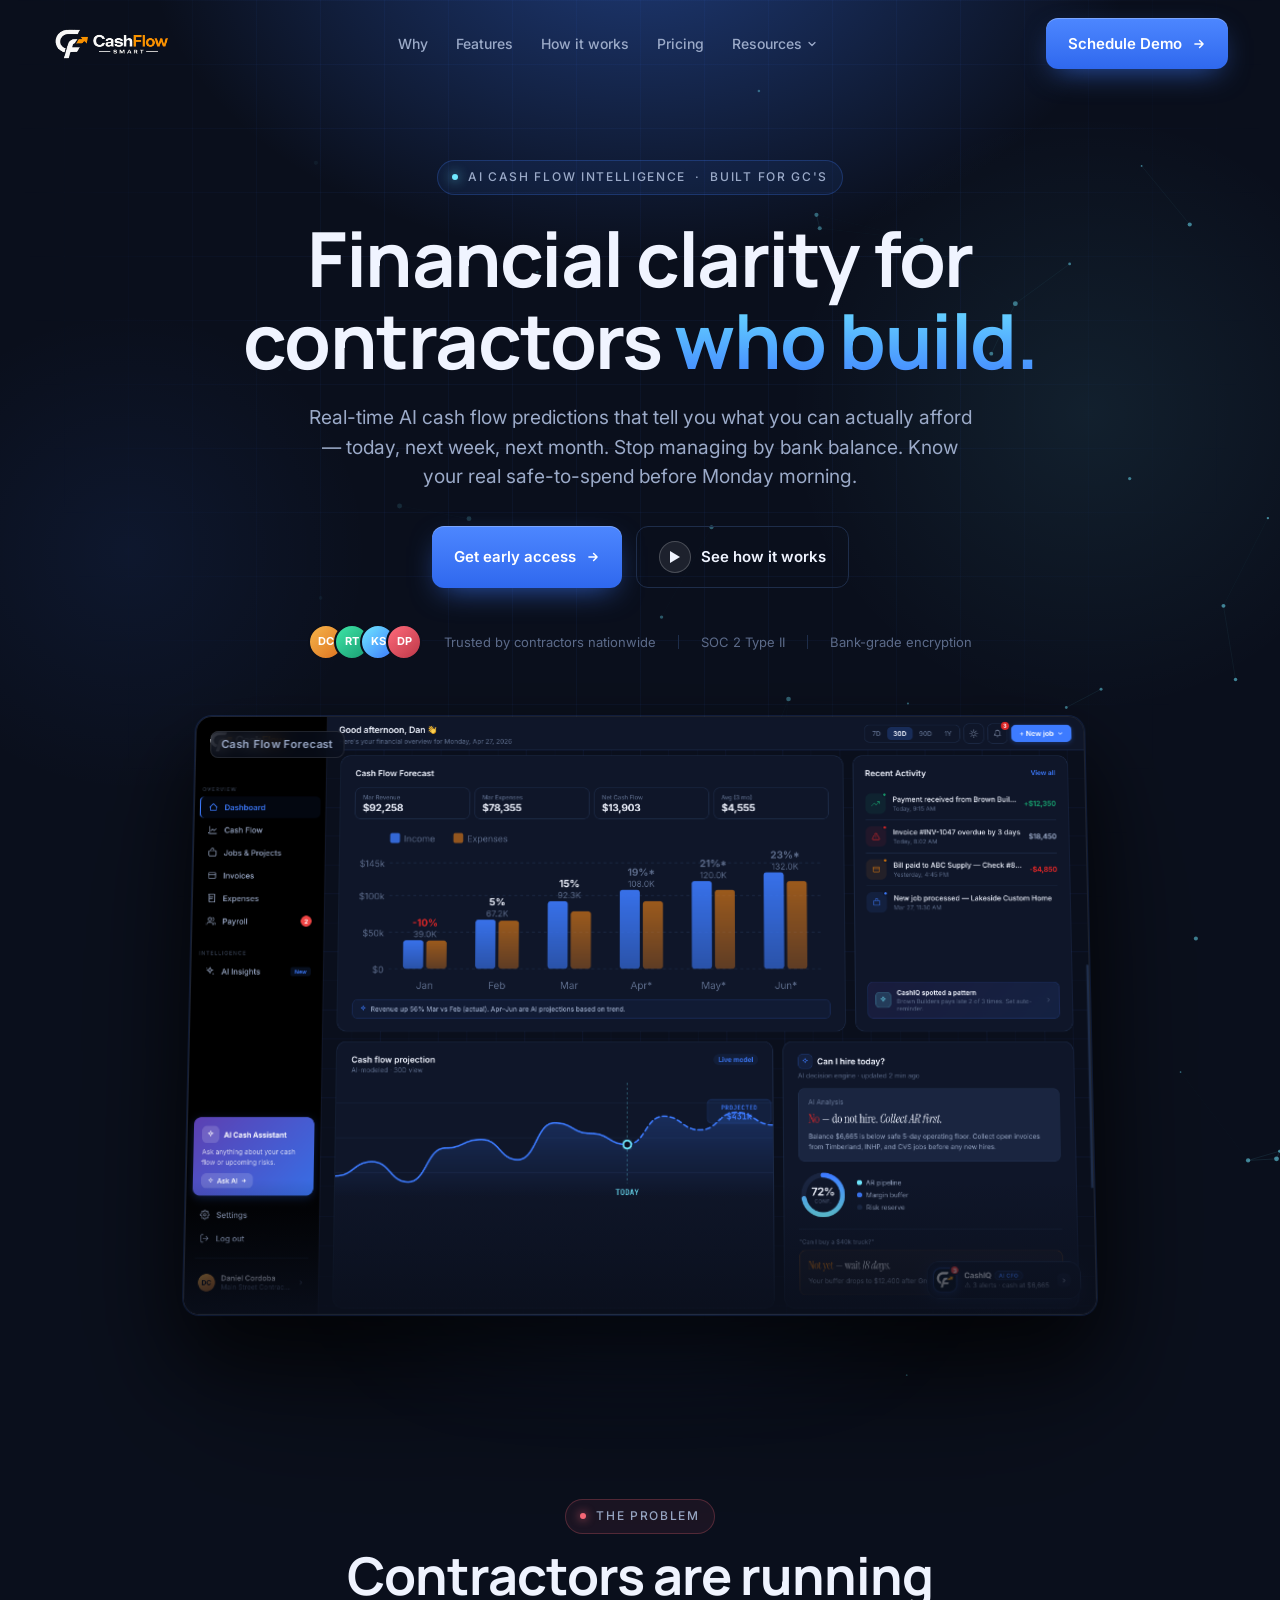
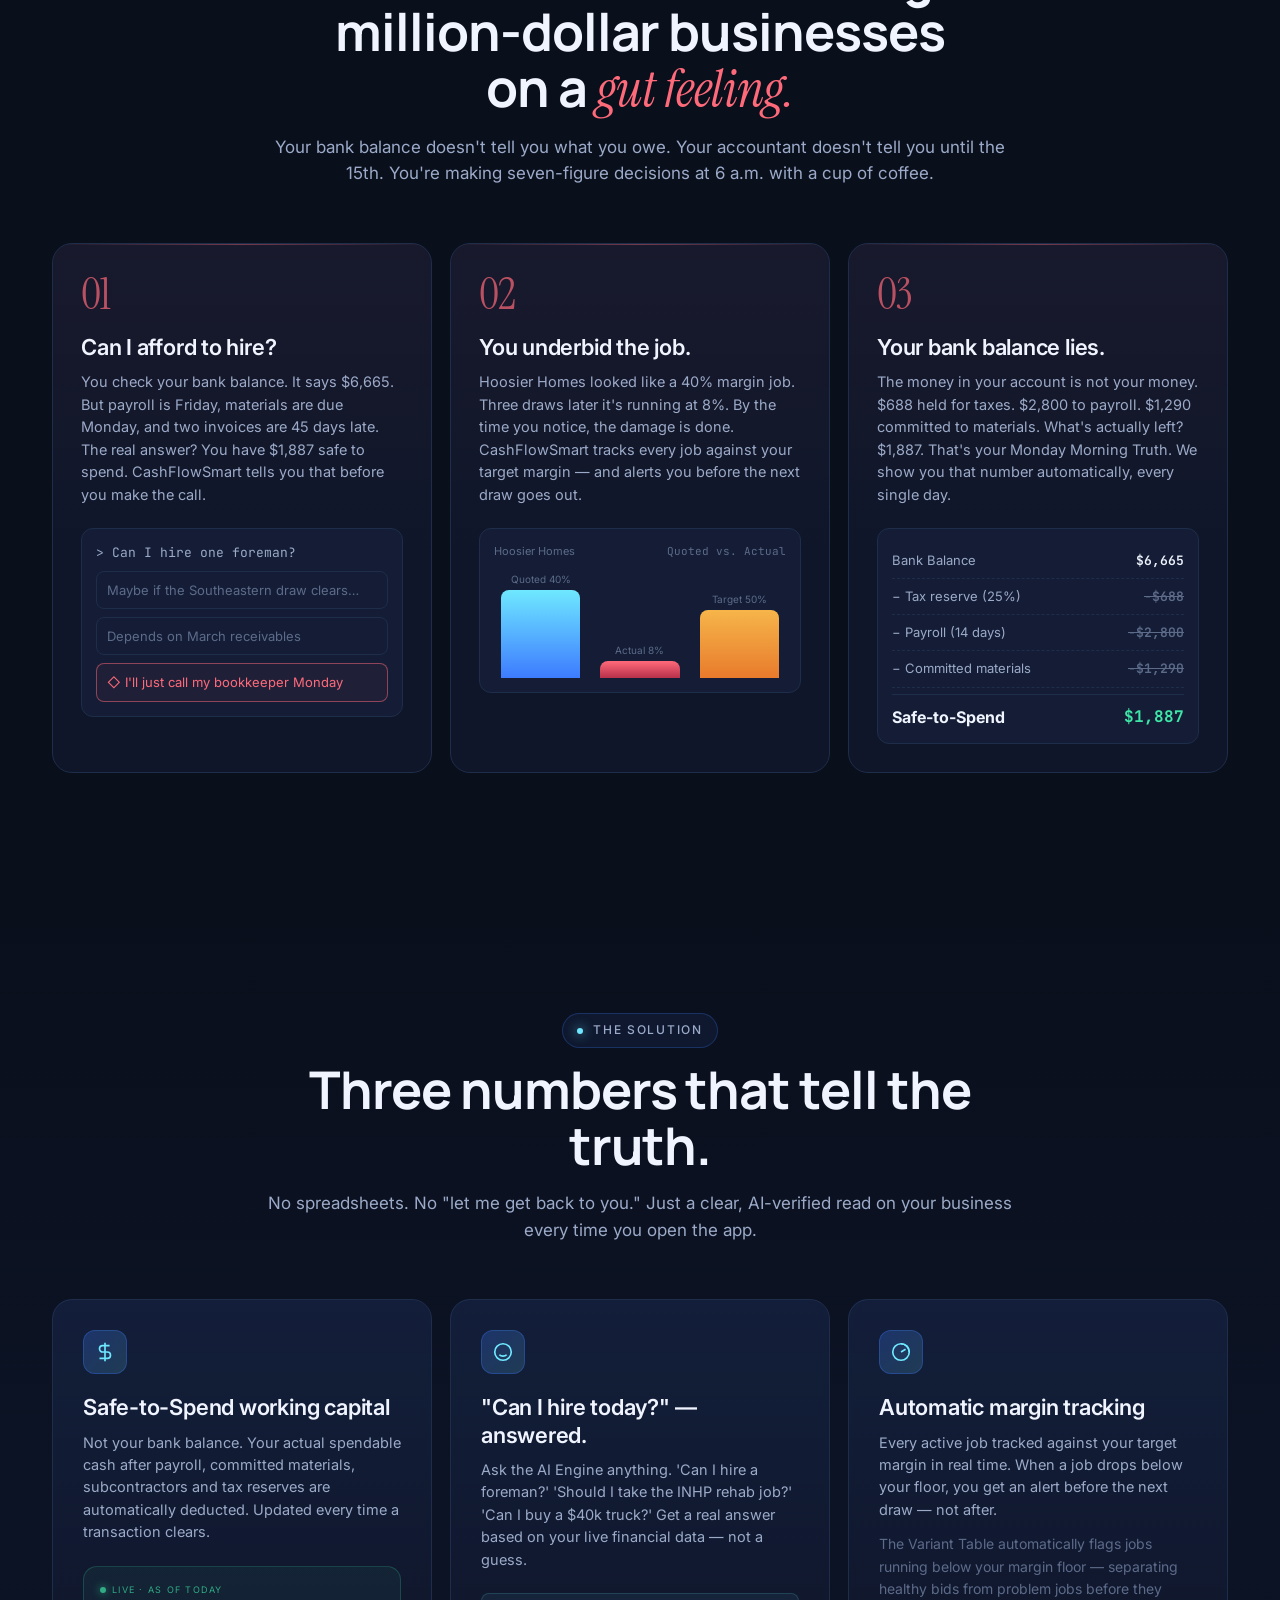
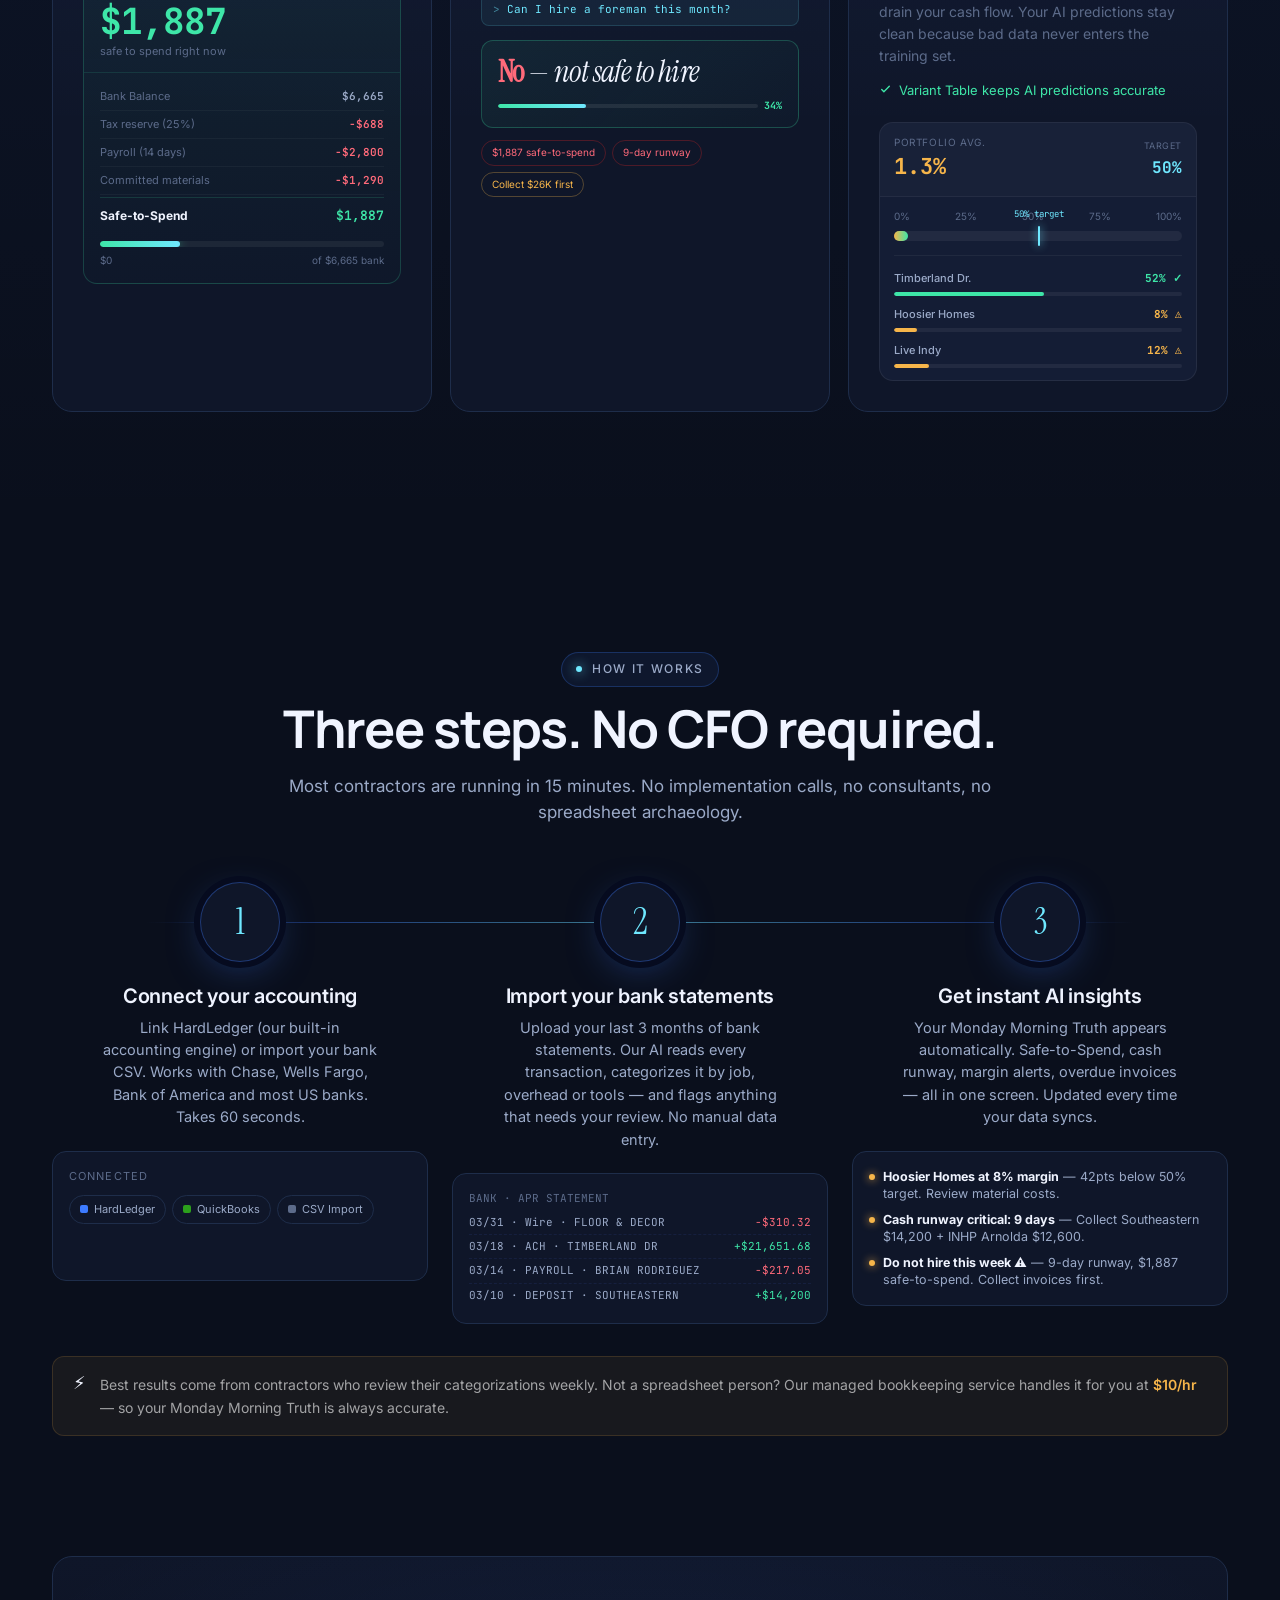
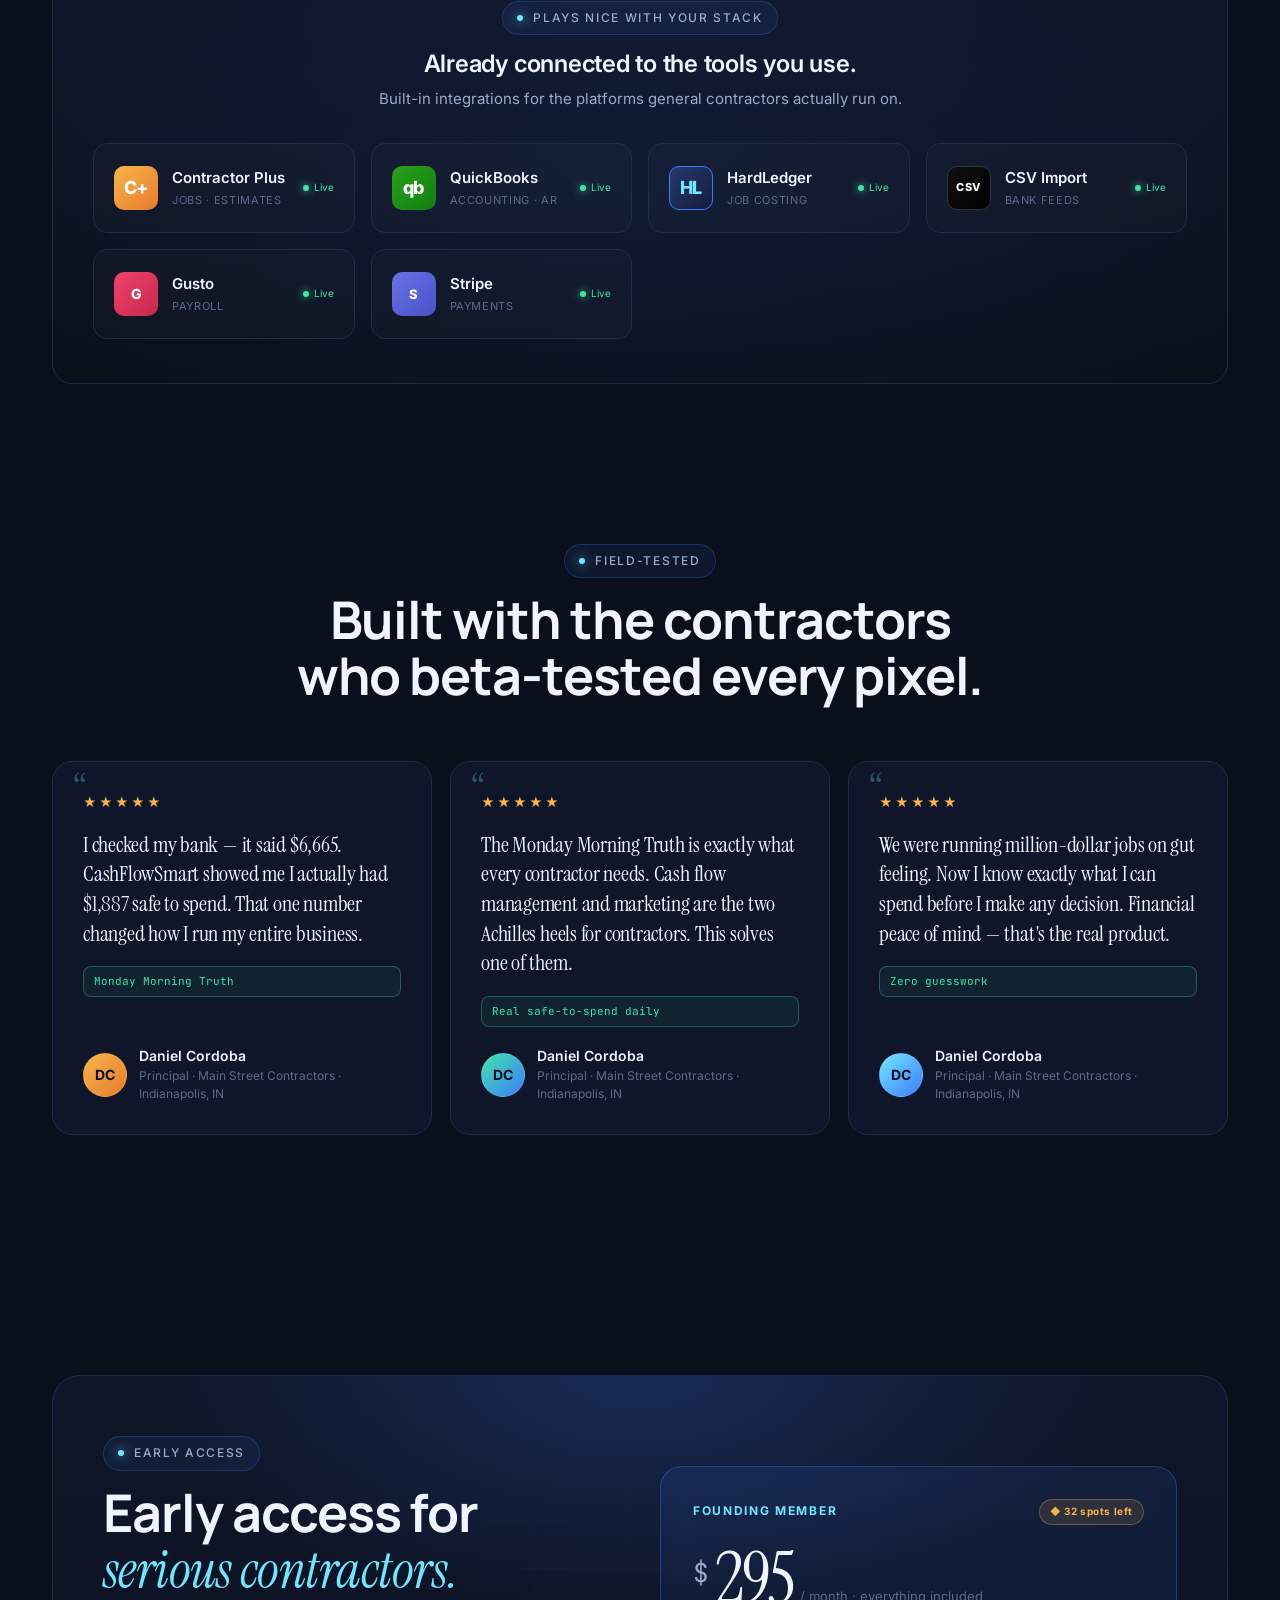
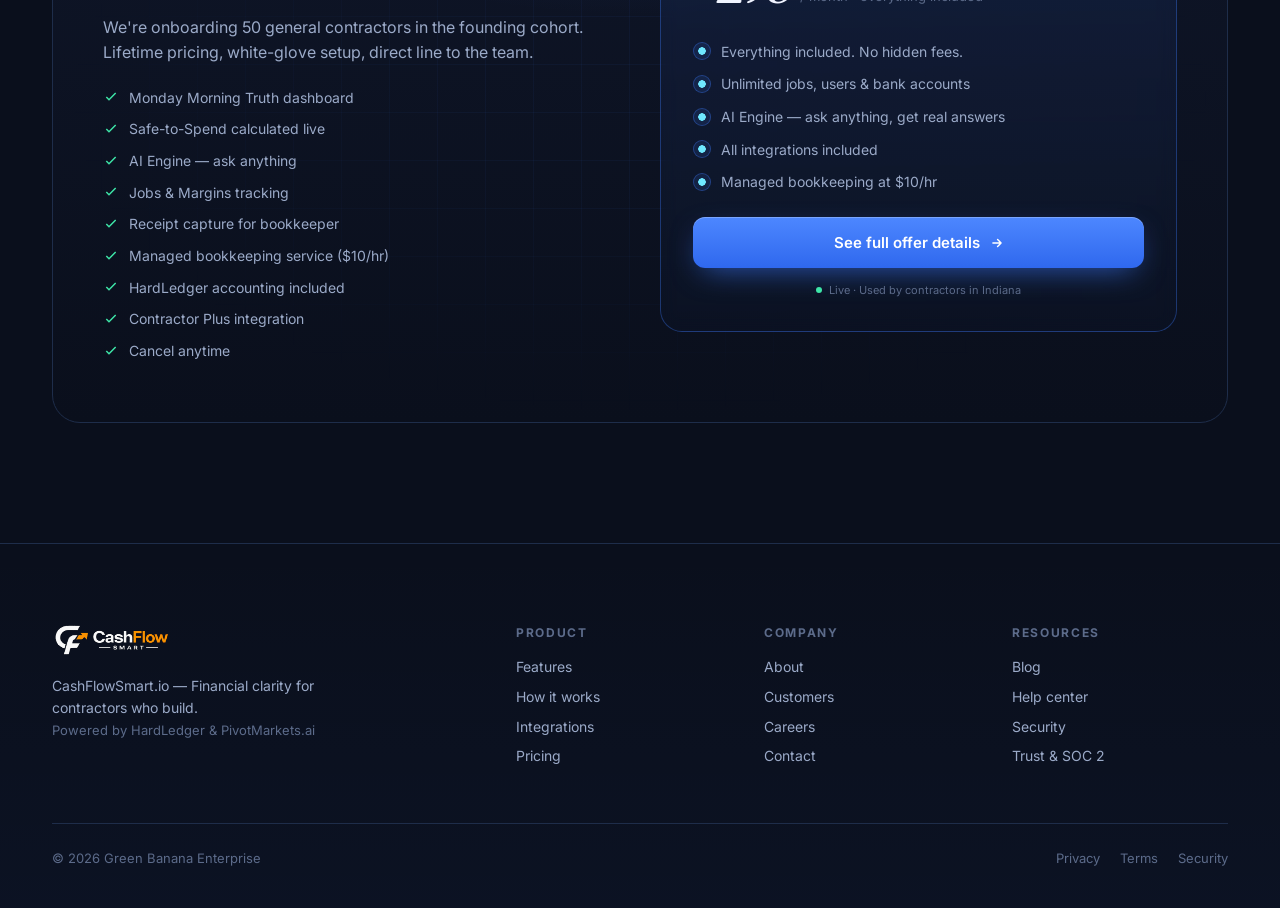
<file: Pitch_Website_CASHFLOW/index.html>
<!doctype html>
<html lang="en">
<head>
<meta charset="utf-8" />
<meta name="viewport" content="width=device-width,initial-scale=1" />
<title>CashFlowSmart.io — Financial clarity for contractors who build</title>
<meta name="description" content="Know your real safe-to-spend before Monday morning. AI-powered cash flow management for general contractors — margin tracking, payroll planning, and hiring decisions backed by real data.">
<meta property="og:title" content="CashFlowSmart.io — Financial clarity for contractors who build">
<meta property="og:description" content="Know your real safe-to-spend before Monday morning. AI-powered cash flow management built for general contractors.">
<meta property="og:type" content="website">
<meta property="og:image" content="../screenshot/screen1.png">
<meta name="twitter:card" content="summary_large_image">
<meta name="twitter:title" content="CashFlowSmart.io — Financial clarity for contractors who build">
<meta name="twitter:description" content="Know your real safe-to-spend before Monday morning. AI-powered cash flow management built for general contractors.">
<link rel="preconnect" href="https://fonts.googleapis.com">
<link rel="preconnect" href="https://fonts.gstatic.com" crossorigin>
<link href="https://fonts.googleapis.com/css2?family=Inter:wght@400;500;600;700;800&family=Manrope:wght@400;500;600;700;800&family=Instrument+Serif:ital@0;1&family=JetBrains+Mono:wght@400;500&display=swap" rel="stylesheet">
<style>
  :root{
    /* exact match to tokens.css dark mode */
    --navy-0:#0A0F1C;
    --navy-1:#0F1629;
    --navy-2:#141D35;
    --navy-3:#1A2540;
    --navy-line:#1E2D4A;
    --ink:#F0F4FF;
    --ink-dim:#9BAAC8;
    --ink-mute:#5C6B8A;
    --blue:#3D7BFF;
    --blue-bright:#5B91FF;
    --cyan:#6FE8FF;
    --amber:#F6B54A;
    --green:#3EE6A8;
    --red:#FF6A7A;
    --radius:12px;
    --radius-lg:20px;
  }
  *{box-sizing:border-box}
  html,body{margin:0;padding:0}
  html{scroll-behavior:smooth}
  body{
    font-family:"Inter","Manrope",system-ui,sans-serif;
    background:var(--navy-0);
    color:var(--ink);
    font-size:16px;
    line-height:1.55;
    -webkit-font-smoothing:antialiased;
    overflow-x:hidden;
  }
  .serif{font-family:"Instrument Serif",serif;font-weight:400;letter-spacing:-0.01em}
  .mono{font-family:"JetBrains Mono",ui-monospace,monospace}
  h1,h2{font-family:"Manrope","Inter",sans-serif}

  /* ---------- Layout ---------- */
  .container{max-width:1240px;margin:0 auto;padding:0 32px}
  @media (max-width:640px){.container{padding:0 20px}}

  section{position:relative}

  .eyebrow{
    display:inline-flex;align-items:center;gap:10px;
    font-size:12px;font-weight:500;letter-spacing:0.14em;text-transform:uppercase;
    color:var(--ink-dim);
    padding:7px 14px;border-radius:999px;
    background:rgba(61,123,255,0.08);
    border:1px solid rgba(61,123,255,0.25);
  }
  .eyebrow .dot{width:6px;height:6px;border-radius:50%;background:var(--cyan);box-shadow:0 0 12px var(--cyan)}

  h1,h2,h3{margin:0;letter-spacing:-0.02em;line-height:1.08}
  h1{font-size:clamp(40px,6vw,76px);font-weight:700}
  h2{font-size:clamp(32px,4.2vw,52px);font-weight:700}
  h3{font-size:22px;font-weight:600;letter-spacing:-0.01em;line-height:1.25}
  p{margin:0}

  .btn{
    display:inline-flex;align-items:center;gap:10px;
    padding:14px 22px;border-radius:12px;
    font-weight:600;font-size:15px;
    text-decoration:none;border:none;cursor:pointer;
    transition:transform .2s ease, box-shadow .2s ease, background .2s;
  }
  .btn-primary{
    background:linear-gradient(180deg,#4D87FF 0%,#2F68EE 100%);
    color:white;
    box-shadow:0 10px 30px -10px rgba(61,123,255,0.7), inset 0 1px 0 rgba(255,255,255,0.25);
  }
  .btn-primary:hover{transform:translateY(-2px);box-shadow:0 16px 40px -10px rgba(61,123,255,0.9), inset 0 1px 0 rgba(255,255,255,0.25)}
  .btn-ghost{background:transparent;color:var(--ink);border:1px solid var(--navy-line)}
  .btn-ghost:hover{background:rgba(255,255,255,0.03);border-color:#2A3A6E}

  /* ---------- Nav ---------- */
  nav.top{
    position:fixed;top:0;left:0;right:0;z-index:50;
    padding:18px 0;
    transition:background .3s, backdrop-filter .3s, border-color .3s;
    border-bottom:1px solid transparent;
  }
  nav.top.scrolled{
    background:rgba(6,11,31,0.72);
    backdrop-filter:saturate(140%) blur(18px);
    border-bottom-color:var(--navy-line);
  }
  .nav-inner{display:flex;align-items:center;justify-content:space-between;gap:24px}
  .brand{display:flex;align-items:center;gap:10px;font-weight:700;letter-spacing:-0.01em;color:var(--ink);text-decoration:none;font-size:17px}
  .brand .mark{
    width:30px;height:30px;border-radius:8px;
    background:linear-gradient(135deg,#3D7BFF 0%,#6FE8FF 100%);
    display:grid;place-items:center;color:#04081A;
    box-shadow:0 8px 20px -6px rgba(61,123,255,0.6);
  }
  .nav-links{display:flex;gap:28px}
  .nav-links a{color:var(--ink-dim);text-decoration:none;font-size:14px;font-weight:500}
  .nav-links a:hover{color:var(--ink)}
  .nav-mobile-cta{display:none}

  /* ---------- Hero ---------- */
  .hero{
    padding:160px 0 0;
    position:relative;overflow:visible;
  }
  .hero-bg{
    position:absolute;inset:0;pointer-events:none;z-index:0;
    background:
      radial-gradient(900px 600px at 50% -5%, rgba(61,123,255,0.4), transparent 55%),
      radial-gradient(500px 500px at 85% 30%, rgba(111,232,255,0.08), transparent 60%),
      radial-gradient(400px 400px at 10% 40%, rgba(61,123,255,0.08), transparent 60%);
  }
  .grid-overlay{
    position:absolute;inset:0;z-index:0;pointer-events:none;
    background-image:
      linear-gradient(rgba(61,123,255,0.055) 1px, transparent 1px),
      linear-gradient(90deg, rgba(61,123,255,0.055) 1px, transparent 1px);
    background-size:64px 64px;
    mask-image:radial-gradient(ellipse at 50% 0%, black 35%, transparent 70%);
  }
  /* Particle canvas */
  #heroParticles{
    position:absolute;inset:0;z-index:1;pointer-events:none;
    mask-image:linear-gradient(90deg, transparent 20%, rgba(0,0,0,0.6) 50%, black 100%);
    -webkit-mask-image:linear-gradient(90deg, transparent 20%, rgba(0,0,0,0.6) 50%, black 100%);
  }
  .hero-inner{position:relative;z-index:2;text-align:center;max-width:1000px;margin:0 auto}
  .hero h1{margin-top:22px}
  .hero h1 .highlight{
    background:linear-gradient(180deg,#6FE8FF 0%,#3D7BFF 100%);
    -webkit-background-clip:text;background-clip:text;color:transparent;
  }
  .hero-sub{margin-top:22px;font-size:clamp(17px,1.5vw,20px);color:var(--ink-dim);max-width:680px;margin-left:auto;margin-right:auto}
  .hero-ctas{margin-top:34px;display:flex;gap:14px;justify-content:center;flex-wrap:wrap}
  /* Play-icon ghost CTA */
  .btn-play-icon{
    width:32px;height:32px;border-radius:50%;
    background:rgba(255,255,255,0.08);border:1px solid rgba(255,255,255,0.2);
    display:grid;place-items:center;flex-shrink:0;
  }
  .trust-row{
    margin-top:36px;display:flex;align-items:center;justify-content:center;gap:22px;flex-wrap:wrap;
    color:var(--ink-mute);font-size:13px;
  }
  .trust-row .sep{width:1px;height:14px;background:var(--navy-line)}
  .avatars{display:inline-flex}
  .avatars .a{
    width:36px;height:36px;border-radius:50%;
    border:2.5px solid var(--navy-0);
    margin-left:-10px;display:grid;place-items:center;
    color:#fff;font-weight:700;font-size:11px;letter-spacing:0;
  }
  .avatars .a:nth-child(1){background:linear-gradient(135deg,#F6B54A,#E07420);margin-left:0}
  .avatars .a:nth-child(2){background:linear-gradient(135deg,#3EE6A8,#1A9E72)}
  .avatars .a:nth-child(3){background:linear-gradient(135deg,#6FE8FF,#3D7BFF)}
  .avatars .a:nth-child(4){background:linear-gradient(135deg,#FF6A7A,#C0394A)}

  /* ---------- Dashboard Mockup ---------- */
  .dashboard-wrap{
    position:relative;z-index:2;
    margin:70px auto 0;max-width:1140px;
    perspective:1600px;
  }
  .dashboard{
    position:relative;
    border-radius:var(--radius-lg);
    background:linear-gradient(180deg, #0C1635 0%, #070C22 100%);
    border:1px solid var(--navy-line);
    box-shadow:
      0 50px 120px -30px rgba(0,0,0,0.8),
      0 0 0 1px rgba(61,123,255,0.08),
      0 40px 80px -20px rgba(61,123,255,0.25);
    overflow:hidden;
  }
  .dash-top{
    display:flex;align-items:center;justify-content:space-between;
    padding:14px 18px;border-bottom:1px solid var(--navy-line);
    background:rgba(255,255,255,0.015);
  }
  .dots{display:flex;gap:6px}
  .dots span{width:10px;height:10px;border-radius:50%;background:#2A3A6E}
  .dots span:nth-child(1){background:#FF6A7A}
  .dots span:nth-child(2){background:#F6B54A}
  .dots span:nth-child(3){background:#3EE6A8}
  .dash-url{
    font-family:"JetBrains Mono",monospace;font-size:12px;color:var(--ink-mute);
    background:rgba(255,255,255,0.03);padding:5px 12px;border-radius:6px;
  }
  .dash-actions{display:flex;gap:8px;align-items:center;color:var(--ink-mute);font-size:12px}

  .dash-body{display:grid;grid-template-columns:220px 1fr;min-height:540px}
  .dash-side{
    padding:22px 14px;border-right:1px solid var(--navy-line);
    background:linear-gradient(180deg,rgba(255,255,255,0.015),transparent);
  }
  .dash-brand{display:flex;align-items:center;gap:8px;font-weight:700;font-size:13px;padding:0 8px 18px}
  .dash-brand .mm{width:22px;height:22px;border-radius:6px;background:linear-gradient(135deg,#3D7BFF,#6FE8FF)}
  .side-label{font-size:10px;letter-spacing:0.16em;text-transform:uppercase;color:var(--ink-mute);padding:14px 8px 6px}
  .side-item{display:flex;align-items:center;gap:10px;padding:8px 10px;border-radius:8px;color:var(--ink-dim);font-size:13px;margin-bottom:2px;cursor:default}
  .side-item.active{background:rgba(61,123,255,0.14);color:var(--ink);border:1px solid rgba(61,123,255,0.28)}
  .side-item svg{width:14px;height:14px;stroke:currentColor;fill:none;stroke-width:2}

  .dash-main{padding:24px 26px;display:flex;flex-direction:column;gap:20px;min-width:0}
  .dash-h{display:flex;align-items:center;justify-content:space-between;gap:12px;flex-wrap:wrap}
  .dash-h-l{min-width:0;flex:1 1 auto}
  .dash-h h4{margin:0;font-size:19px;font-weight:600;letter-spacing:-0.01em}
  .dash-h .tiny{font-size:12px;color:var(--ink-mute);margin-top:3px}
  .range-pill{display:inline-flex;border:1px solid var(--navy-line);border-radius:8px;padding:3px;font-size:11px;flex:0 0 auto}
  .range-pill span{padding:4px 10px;color:var(--ink-mute);border-radius:6px;cursor:default}
  .range-pill .on{background:rgba(61,123,255,0.2);color:var(--ink)}

  .kpis{display:grid;grid-template-columns:repeat(4,minmax(0,1fr));gap:12px}
  .kpi{
    border:1px solid var(--navy-line);border-radius:12px;padding:14px 16px;background:rgba(255,255,255,0.015);
    position:relative;min-width:0;display:flex;flex-direction:column;gap:6px;
  }
  .kpi-top{display:flex;align-items:center;justify-content:space-between;gap:8px;min-width:0}
  .kpi .label{font-size:10.5px;color:var(--ink-mute);letter-spacing:0.08em;text-transform:uppercase;white-space:nowrap;overflow:hidden;text-overflow:ellipsis;flex:1 1 auto;min-width:0}
  .kpi .val{font-size:22px;font-weight:700;letter-spacing:-0.02em;white-space:nowrap;overflow:hidden;text-overflow:ellipsis}
  .kpi .val.green{color:var(--green)}
  .kpi .val.amber{color:var(--amber)}
  .kpi .sub{font-size:11px;color:var(--ink-mute);white-space:nowrap;overflow:hidden;text-overflow:ellipsis}
  .kpi .chip{
    flex:0 0 auto;font-size:10px;padding:2px 7px;border-radius:999px;
    background:rgba(62,230,168,0.15);color:var(--green);border:1px solid rgba(62,230,168,0.3);
    font-weight:600;white-space:nowrap;
  }
  .kpi .chip.down{background:rgba(255,106,122,0.12);color:var(--red);border-color:rgba(255,106,122,0.3)}

  .panels{display:grid;grid-template-columns:minmax(0,1.4fr) minmax(0,1fr);gap:14px}
  .panel{
    border:1px solid var(--navy-line);border-radius:12px;padding:18px;background:rgba(255,255,255,0.015);
    min-width:0;
  }
  .panel h5{margin:0 0 4px;font-size:14px;font-weight:600}
  .panel .ptiny{font-size:11px;color:var(--ink-mute)}

  /* Chart */
  .chart{margin-top:12px;position:relative;height:190px}
  .chart svg{width:100%;height:100%;display:block}
  .chart .tooltip{
    position:absolute;top:8px;right:10px;
    border:1px solid var(--navy-line);background:rgba(4,8,26,0.92);backdrop-filter:blur(6px);
    padding:8px 12px;border-radius:8px;font-size:11px;line-height:1.3;
    box-shadow:0 8px 20px -8px rgba(0,0,0,0.6);
  }
  .chart .tooltip .tlabel{color:var(--ink-mute);font-size:10px;letter-spacing:0.04em;margin-bottom:3px;white-space:nowrap}
  .chart .tooltip .big{font-size:15px;font-weight:700;color:var(--cyan);font-family:"JetBrains Mono",monospace}

  /* Safe-to-spend ring */
  .ring-wrap{display:flex;align-items:center;gap:18px;margin-top:8px}
  .ring{position:relative;width:130px;height:130px;flex:0 0 auto}
  .ring svg{transform:rotate(-90deg)}
  .ring .core{
    position:absolute;inset:0;display:flex;flex-direction:column;align-items:center;justify-content:center;
    font-weight:700;
  }
  .ring .core .big{font-size:22px;letter-spacing:-0.02em}
  .ring .core .tag{font-size:10px;color:var(--ink-mute);letter-spacing:0.1em;text-transform:uppercase;margin-top:2px}
  .ring-legend{font-size:12px;color:var(--ink-dim);display:flex;flex-direction:column;gap:8px;min-width:0}
  .ll{display:flex;align-items:center;gap:8px;white-space:nowrap}
  .ll .sw{width:10px;height:10px;border-radius:3px;flex:0 0 10px}

  /* AI answer card */
  .ai-card{
    border:1px solid rgba(61,123,255,0.35);
    background:linear-gradient(135deg,rgba(61,123,255,0.15),rgba(111,232,255,0.08));
    border-radius:12px;padding:14px 16px;margin-top:14px;position:relative;overflow:hidden;
  }
  .ai-card::before{
    content:"";position:absolute;top:-30px;right:-30px;width:140px;height:140px;
    background:radial-gradient(circle,rgba(111,232,255,0.25),transparent 70%);
  }
  .ai-card h6{margin:0;font-size:12px;color:var(--cyan);font-weight:600;letter-spacing:0.06em;display:flex;align-items:center;gap:6px}
  .ai-card .ans{font-family:"Instrument Serif",serif;font-size:26px;line-height:1.15;margin-top:8px;letter-spacing:-0.01em;text-wrap:balance}
  .ai-card .ans .yes{color:var(--green)}
  .ai-card .ans em{font-style:italic;color:var(--cyan)}
  .ai-card .meta{font-size:11px;color:var(--ink-dim);margin-top:8px}

  @media (max-width:1080px){
    .kpis{grid-template-columns:repeat(2,minmax(0,1fr))}
    .panels{grid-template-columns:1fr}
  }
  @media (max-width:900px){
    .dash-body{grid-template-columns:1fr}
    .dash-side{display:none}
    .dash-main{padding:20px 18px;gap:16px}
    .dash-top .dash-url{display:none}
    .dash-h h4{font-size:17px}
    .kpi{padding:12px 14px}
    .kpi .val{font-size:20px}
    .chart{height:150px}
    .ring-wrap{flex-direction:column;align-items:flex-start;gap:14px}
    .ring{width:110px;height:110px}
    .ring svg{width:110px;height:110px}
    .ai-card .ans{font-size:24px}
  }
  @media (max-width:520px){
    .kpis{grid-template-columns:1fr}
    .dash-top{padding:12px 14px}
  }

  /* ---------- Problem ---------- */
  .section{padding:120px 0}
  .section-head{max-width:760px;margin:0 auto 56px;text-align:center}
  .section-head h2{margin-top:14px}
  .section-head p{margin-top:16px;color:var(--ink-dim);font-size:17px}

  .problem-grid{display:grid;grid-template-columns:repeat(3,1fr);gap:18px}
  .p-card{
    position:relative;
    border:1px solid var(--navy-line);border-radius:var(--radius-lg);
    padding:28px;
    background:linear-gradient(180deg,rgba(255,106,122,0.04),rgba(255,106,122,0) 60%), var(--navy-1);
    overflow:hidden;
  }
  .p-card::before{
    content:"";position:absolute;top:0;left:0;right:0;height:1px;
    background:linear-gradient(90deg,transparent,rgba(255,106,122,0.4),transparent);
  }
  .p-num{font-family:"Instrument Serif",serif;font-size:44px;color:rgba(255,106,122,0.7);line-height:1;letter-spacing:-0.02em}
  .p-card h3{margin-top:18px}
  .p-card p{margin-top:10px;color:var(--ink-dim);font-size:14.5px}
  .p-visual{margin-top:22px;border:1px solid var(--navy-line);border-radius:12px;padding:14px;background:var(--navy-2)}

  /* bank balance lies */
  .bal-row{display:flex;justify-content:space-between;align-items:baseline;padding:7px 0;border-bottom:1px dashed var(--navy-line);font-size:13px}
  .bal-row:last-child{border-bottom:none}
  .bal-row .l{color:var(--ink-dim)}
  .bal-row .v{font-weight:600;font-family:"JetBrains Mono",monospace}
  .bal-row .v.red{color:var(--red)}
  .bal-row.strike .v{text-decoration:line-through;color:var(--ink-mute)}
  .bal-total{margin-top:6px;padding-top:10px;border-top:1px solid var(--navy-line);display:flex;justify-content:space-between;font-weight:700}
  .bal-total .v{color:var(--green);font-family:"JetBrains Mono",monospace}

  /* hire quiz */
  .quiz{display:flex;flex-direction:column;gap:8px;font-size:13px}
  .quiz .q{color:var(--ink-dim)}
  .quiz .opt{display:flex;align-items:center;justify-content:space-between;padding:8px 10px;border:1px solid var(--navy-line);border-radius:8px;color:var(--ink-mute)}
  .quiz .opt.pick{border-color:rgba(255,106,122,0.5);color:var(--red);background:rgba(255,106,122,0.05)}

  /* underbid */
  .bid{display:flex;align-items:flex-end;justify-content:space-around;height:110px;gap:14px;padding:0 4px}
  .bar{width:28%;border-radius:8px 8px 0 0;background:linear-gradient(180deg,#2A3A6E,#1A264E);position:relative;display:flex;flex-direction:column;justify-content:flex-end;align-items:center}
  .bar span{font-size:10px;color:var(--ink-mute);position:absolute;top:-18px;white-space:nowrap}
  .bar.actual{background:linear-gradient(180deg,#FF6A7A,#B8304A)}
  .bar.quoted{background:linear-gradient(180deg,#6FE8FF,#3D7BFF)}

  @media (max-width:900px){.problem-grid{grid-template-columns:1fr}}

  /* ---------- Solution ---------- */
  .sol-grid{display:grid;grid-template-columns:repeat(3,1fr);gap:18px}
  .sol-card{
    position:relative;
    border:1px solid var(--navy-line);border-radius:var(--radius-lg);
    padding:30px;
    background:linear-gradient(180deg,rgba(61,123,255,0.08),rgba(61,123,255,0) 60%), var(--navy-1);
    overflow:hidden;
    transition:transform .3s ease, border-color .3s;
  }
  .sol-card:hover{transform:translateY(-4px);border-color:rgba(61,123,255,0.4)}
  .sol-card::after{
    content:"";position:absolute;inset:-1px;border-radius:inherit;pointer-events:none;
    background:linear-gradient(135deg,rgba(61,123,255,0.5),transparent 30%);
    mask:linear-gradient(black,black) content-box, linear-gradient(black,black);
    -webkit-mask:linear-gradient(black,black) content-box, linear-gradient(black,black);
    -webkit-mask-composite:xor;mask-composite:exclude;
    padding:1px;opacity:.5;
  }
  .s-icon{
    width:44px;height:44px;border-radius:12px;
    background:linear-gradient(135deg,rgba(61,123,255,0.25),rgba(111,232,255,0.15));
    border:1px solid rgba(61,123,255,0.3);
    display:grid;place-items:center;color:var(--cyan);
    margin-bottom:20px;
  }
  .s-icon svg{width:22px;height:22px;stroke:currentColor;fill:none;stroke-width:1.8}
  .sol-card h3{font-size:22px}
  .sol-card p{margin-top:10px;color:var(--ink-dim);font-size:14.5px}
  .sol-visual{margin-top:22px}

  /* ── Card 1: Safe-to-Spend ── */
  .sts{
    border:1px solid rgba(62,230,168,0.2);border-radius:14px;
    background:linear-gradient(180deg,rgba(62,230,168,0.06),rgba(62,230,168,0.01));
    overflow:hidden;
  }
  .sts-hero{padding:16px 16px 12px;border-bottom:1px solid rgba(62,230,168,0.12)}
  .sts-hero-label{font-size:9px;letter-spacing:0.14em;text-transform:uppercase;color:var(--green);opacity:0.7;display:flex;align-items:center;gap:6px;margin-bottom:6px}
  .sts-hero-label span{width:6px;height:6px;border-radius:50%;background:var(--green);box-shadow:0 0 8px var(--green);animation:pulse 2s infinite;display:inline-block}
  .sts-hero-num{font-family:"JetBrains Mono",monospace;font-weight:700;font-size:36px;color:var(--green);letter-spacing:-0.03em;line-height:1}
  .sts-hero-sub{font-size:11px;color:var(--ink-mute);margin-top:4px}
  .sts-breakdown{padding:10px 16px}
  .sts-row{display:flex;justify-content:space-between;align-items:center;padding:5px 0;border-bottom:1px solid rgba(255,255,255,0.04);font-size:11px}
  .sts-row:last-child{border:none;padding-top:8px;margin-top:2px;border-top:1px solid rgba(62,230,168,0.15)}
  .sts-row .l{color:var(--ink-mute)}
  .sts-row .v{font-family:"JetBrains Mono",monospace;font-weight:600;color:var(--ink-dim)}
  .sts-row.total .l{color:var(--ink);font-weight:700;font-size:12px}
  .sts-row.total .v{color:var(--green);font-size:13px}
  .sts-bar-wrap{padding:0 16px 14px}
  .sts-bar{height:6px;border-radius:999px;background:rgba(255,255,255,0.06);overflow:hidden}
  .sts-bar i{display:block;height:100%;background:linear-gradient(90deg,#3EE6A8,#6FE8FF);border-radius:999px;box-shadow:0 0 10px rgba(62,230,168,0.5)}
  .sts-legend{display:flex;justify-content:space-between;margin-top:6px;font-size:10px;color:var(--ink-mute)}

  /* ── Card 2: Can I hire ── */
  .hire-q{
    font-family:"JetBrains Mono",monospace;font-size:11px;color:var(--cyan);
    background:rgba(111,232,255,0.06);border:1px solid rgba(111,232,255,0.15);
    border-radius:8px;padding:7px 11px;margin-bottom:14px;
  }
  .hire-q::before{content:"> ";opacity:0.5}
  .hire-answer-wrap{
    padding:14px 16px;border-radius:12px;
    border:1px solid rgba(62,230,168,0.25);
    background:linear-gradient(135deg,rgba(62,230,168,0.07),rgba(62,230,168,0.02));
    margin-bottom:12px;
  }
  .hire-a{font-family:"Instrument Serif",serif;font-size:30px;line-height:1.15;letter-spacing:-0.02em}
  .hire-a .yes{color:var(--green)}
  .hire-a em{font-style:italic;color:var(--ink)}
  .hire-conf{display:flex;align-items:center;gap:6px;margin-top:8px}
  .hire-conf-bar{flex:1;height:4px;border-radius:999px;background:rgba(255,255,255,0.08);overflow:hidden}
  .hire-conf-bar i{display:block;height:100%;background:linear-gradient(90deg,var(--green),var(--cyan));border-radius:999px}
  .hire-conf-pct{font-size:10px;font-family:"JetBrains Mono",monospace;color:var(--green);font-weight:700}
  .hire-tags{display:flex;gap:6px;flex-wrap:wrap}
  .hire-tags .tag{
    font-size:10px;padding:4px 10px;border-radius:999px;
    border:1px solid var(--navy-line);color:var(--ink-mute);
    display:inline-flex;align-items:center;gap:5px;
  }
  .hire-tags .tag.ok{border-color:rgba(62,230,168,0.3);color:var(--green);background:rgba(62,230,168,0.07)}
  .hire-tags .tag.ok::before{content:"✓";font-size:9px}

  /* ── Card 3: Margin tracking ── */
  .margin-header{
    display:flex;align-items:center;justify-content:space-between;
    padding:12px 14px;border-bottom:1px solid rgba(255,255,255,0.05);
    border-radius:12px 12px 0 0;
    background:rgba(255,255,255,0.02);
  }
  .margin-avg-label{font-size:10px;color:var(--ink-mute);letter-spacing:0.06em;text-transform:uppercase}
  .margin-avg-num{font-family:"JetBrains Mono",monospace;font-weight:700;font-size:22px;color:var(--amber)}
  .margin-vis-wrap{padding:12px 14px}
  .margin-track-label{display:flex;justify-content:space-between;font-size:10px;color:var(--ink-mute);margin-bottom:6px}
  .margin-track{height:10px;background:rgba(255,255,255,0.06);border-radius:999px;position:relative;overflow:visible;margin-bottom:6px}
  .margin-track i{display:block;height:100%;background:linear-gradient(90deg,#F6B54A,#3EE6A8);border-radius:999px}
  .margin-target{position:absolute;top:-5px;bottom:-5px;width:2px;background:var(--cyan);box-shadow:0 0 8px var(--cyan);border-radius:999px}
  .margin-target::after{content:"50% target";position:absolute;top:-18px;left:50%;transform:translateX(-50%);font-size:9px;color:var(--cyan);white-space:nowrap;font-family:"JetBrains Mono",monospace}
  .margin-jobs{display:flex;flex-direction:column;gap:10px;margin-top:14px;padding-top:14px;border-top:1px solid rgba(255,255,255,0.05)}
  .mj{display:flex;flex-direction:column;gap:5px}
  .mj-top{display:flex;justify-content:space-between;align-items:center}
  .mj .name{font-size:11px;color:var(--ink-dim);font-weight:500}
  .mj .pct{font-family:"JetBrains Mono",monospace;font-weight:700;font-size:11px;display:flex;align-items:center;gap:4px}
  .mj .pct.g{color:var(--green)}
  .mj .pct.a{color:var(--amber)}
  .mj .pct.r{color:var(--red)}
  .mj-bar{height:4px;border-radius:999px;background:rgba(255,255,255,0.06);overflow:hidden}
  .mj-bar i{display:block;height:100%;border-radius:999px}
  .mj-bar i.g{background:var(--green)}
  .mj-bar i.a{background:var(--amber)}
  .mj-bar i.r{background:var(--red)}

  @media (max-width:900px){.sol-grid{grid-template-columns:1fr}}

  /* ---------- How it works ---------- */
  .how-wrap{position:relative}
  .steps{display:grid;grid-template-columns:repeat(3,1fr);gap:24px;position:relative}
  .steps::before{
    content:"";position:absolute;left:8%;right:8%;top:40px;height:1px;
    background:linear-gradient(90deg,transparent,rgba(61,123,255,0.4) 20%,rgba(111,232,255,0.5) 50%,rgba(61,123,255,0.4) 80%,transparent);
  }
  .step{position:relative;text-align:center}
  .step-num{
    position:relative;z-index:1;
    width:80px;height:80px;border-radius:50%;
    background:var(--navy-1);
    border:1px solid rgba(61,123,255,0.35);
    display:grid;place-items:center;margin:0 auto 22px;
    font-family:"Instrument Serif",serif;font-size:36px;color:var(--cyan);
    box-shadow:0 0 0 6px rgba(6,11,31,1), 0 10px 40px -10px rgba(61,123,255,0.5);
  }
  .step h3{font-size:20px}
  .step p{margin-top:8px;color:var(--ink-dim);font-size:14.5px;max-width:280px;margin-left:auto;margin-right:auto}
  .step-card{
    margin-top:22px;border:1px solid var(--navy-line);border-radius:14px;padding:16px;background:var(--navy-1);
    text-align:left;min-height:130px;
  }
  .logo-row{display:flex;flex-wrap:wrap;gap:6px}
  .logo-chip{
    font-size:11px;padding:5px 10px;border-radius:999px;
    border:1px solid var(--navy-line);color:var(--ink-dim);
    display:inline-flex;align-items:center;gap:6px;
  }
  .logo-chip .b{width:8px;height:8px;border-radius:2px;background:var(--blue)}

  .csv-card{font-family:"JetBrains Mono",monospace;font-size:11px;color:var(--ink-dim)}
  .csv-card .h{color:var(--ink-mute);margin-bottom:4px}
  .csv-card .r{display:flex;justify-content:space-between;padding:3px 0;border-bottom:1px dashed rgba(26,38,78,0.6)}
  .csv-card .r:last-child{border:none}

  .insight-card{display:flex;flex-direction:column;gap:8px}
  .insight-card .ic{display:flex;gap:8px;align-items:flex-start;font-size:12.5px;color:var(--ink-dim);line-height:1.4}
  .insight-card .ic .dt{flex:0 0 6px;width:6px;height:6px;border-radius:50%;margin-top:6px;background:var(--cyan);box-shadow:0 0 8px var(--cyan)}
  .insight-card .ic .dt.g{background:var(--green);box-shadow:0 0 8px var(--green)}
  .insight-card .ic .dt.a{background:var(--amber);box-shadow:0 0 8px var(--amber)}
  .insight-card .ic b{color:var(--ink)}

  @media (max-width:900px){.steps{grid-template-columns:1fr;gap:40px}.steps::before{display:none}}

  /* ---------- Integrations ---------- */
  .integ-band{
    position:relative;border:1px solid var(--navy-line);border-radius:var(--radius-lg);
    padding:44px 40px;
    background:linear-gradient(180deg,var(--navy-1),var(--navy-0));
    overflow:hidden;
  }
  .integ-band::before{
    content:"";position:absolute;top:-40%;left:-20%;width:140%;height:180%;
    background:radial-gradient(ellipse at center,rgba(61,123,255,0.08),transparent 60%);
    pointer-events:none;
  }
  .integ-head{text-align:center;margin-bottom:32px;position:relative}
  .integ-head h3{font-size:24px}
  .integ-head p{color:var(--ink-dim);margin-top:8px;font-size:15px}
  .integ-grid{display:grid;grid-template-columns:repeat(4,1fr);gap:16px;position:relative}
  .integ{
    border:1px solid var(--navy-line);border-radius:14px;padding:22px 20px;
    background:rgba(255,255,255,0.015);
    display:flex;align-items:center;gap:14px;
    transition:border-color .2s, transform .2s;
  }
  .integ:hover{border-color:rgba(61,123,255,0.4);transform:translateY(-2px)}
  .integ-ico{
    flex:0 0 44px;width:44px;height:44px;border-radius:10px;
    display:grid;place-items:center;
    font-weight:800;font-size:18px;letter-spacing:-0.04em;color:white;
  }
  .integ-ico.cp{background:linear-gradient(135deg,#F6B54A,#E87B2C)}
  .integ-ico.qb{background:linear-gradient(135deg,#2CA01C,#0E7F0E);font-family:Inter}
  .integ-ico.hl{background:linear-gradient(135deg,#2A3A6E,#111B3D);border:1px solid #3D7BFF}
  .integ-ico.pl{background:linear-gradient(135deg,#111,#000);border:1px solid #333}
  .integ .n{font-weight:600;font-size:15px}
  .integ .t{font-size:11px;color:var(--ink-mute);margin-top:2px;letter-spacing:0.06em;text-transform:uppercase}
  .integ .status{
    margin-left:auto;font-size:10px;color:var(--green);display:flex;align-items:center;gap:5px;
  }
  .integ .status::before{content:"";width:6px;height:6px;border-radius:50%;background:var(--green);box-shadow:0 0 8px var(--green)}

  @media (max-width:900px){.integ-grid{grid-template-columns:repeat(2,1fr)}}
  @media (max-width:500px){.integ-grid{grid-template-columns:1fr}}

  /* ---------- Testimonials ---------- */
  .tst-grid{display:grid;grid-template-columns:repeat(3,1fr);gap:18px}
  .tst{
    border:1px solid var(--navy-line);border-radius:var(--radius-lg);
    padding:30px;background:var(--navy-1);
    display:flex;flex-direction:column;gap:18px;position:relative;overflow:hidden;
  }
  .tst .quote{font-family:"Instrument Serif",serif;font-size:22px;line-height:1.35;letter-spacing:-0.01em;color:var(--ink)}
  .tst .quote::before{content:"“";font-size:42px;color:var(--cyan);line-height:0;position:absolute;top:30px;left:22px;opacity:.3}
  .tst .stars{color:var(--amber);font-size:13px;letter-spacing:2px}
  .tst .meta{display:flex;align-items:center;gap:12px;margin-top:auto}
  .tst .av{
    width:44px;height:44px;border-radius:50%;flex:0 0 44px;
    display:grid;place-items:center;font-weight:700;color:#04081A;font-size:14px;
    border:1px solid rgba(255,255,255,0.1);
  }
  .tst .av.a1{background:linear-gradient(135deg,#F6B54A,#E87B2C)}
  .tst .av.a2{background:linear-gradient(135deg,#3EE6A8,#3D7BFF)}
  .tst .av.a3{background:linear-gradient(135deg,#6FE8FF,#3D7BFF)}
  .tst .who{font-size:14px;font-weight:600}
  .tst .role{font-size:12px;color:var(--ink-mute)}
  .tst .stat{
    display:inline-flex;align-items:center;gap:8px;padding:6px 10px;border-radius:8px;
    border:1px solid rgba(62,230,168,0.3);background:rgba(62,230,168,0.06);color:var(--green);
    font-family:"JetBrains Mono",monospace;font-size:11px;
  }

  @media (max-width:900px){.tst-grid{grid-template-columns:1fr}}

  /* ---------- Pricing ---------- */
  .pricing{
    position:relative;
    border:1px solid var(--navy-line);
    border-radius:28px;
    padding:60px 50px;
    background:
      radial-gradient(800px 400px at 50% 0%, rgba(61,123,255,0.2), transparent 60%),
      linear-gradient(180deg,var(--navy-1),var(--navy-0));
    overflow:hidden;
  }
  .pricing::before{
    content:"";position:absolute;inset:0;
    background-image:
      linear-gradient(rgba(61,123,255,0.05) 1px, transparent 1px),
      linear-gradient(90deg,rgba(61,123,255,0.05) 1px, transparent 1px);
    background-size:48px 48px;
    mask-image:radial-gradient(ellipse at 50% 50%,black 20%,transparent 70%);
    pointer-events:none;
  }
  .pricing-inner{position:relative;display:grid;grid-template-columns:1fr 1fr;gap:40px;align-items:center}
  .pricing h2{margin-top:14px}
  .pricing p.lead{margin-top:16px;color:var(--ink-dim);font-size:16px;max-width:480px}
  .pricing .benefits{margin-top:22px;display:grid;gap:10px}
  .benefit{display:flex;align-items:center;gap:10px;font-size:14px;color:var(--ink-dim)}
  .benefit svg{width:16px;height:16px;stroke:var(--green);fill:none;stroke-width:2.2;flex:0 0 16px}

  .price-card{
    border:1px solid rgba(61,123,255,0.35);
    border-radius:22px;padding:32px;
    background:linear-gradient(180deg,rgba(61,123,255,0.1),rgba(61,123,255,0.02));
    backdrop-filter:blur(8px);
    display:flex;flex-direction:column;
  }
  .price-tag{display:flex;justify-content:space-between;align-items:center;margin-bottom:18px}
  .price-tag .label{font-size:12px;letter-spacing:0.14em;text-transform:uppercase;color:var(--cyan);font-weight:700}
  .price-tag .badge{
    font-size:10px;padding:4px 10px;border-radius:999px;
    background:rgba(246,181,74,0.12);color:var(--amber);border:1px solid rgba(246,181,74,0.3);
    font-weight:700;letter-spacing:0.06em;white-space:nowrap;
  }
  .price-num{display:flex;align-items:baseline;gap:6px;margin-bottom:6px}
  .price-num .big{font-family:"Instrument Serif",serif;font-size:72px;line-height:1;letter-spacing:-0.03em}
  .price-num .cur{font-size:26px;color:var(--ink-dim);align-self:flex-start;padding-top:10px}
  .price-num .per{font-size:13px;color:var(--ink-mute);align-self:flex-end;padding-bottom:8px}
  .price-card ul{list-style:none;padding:0;margin:20px 0 24px;display:grid;gap:11px}
  .price-card ul li{
    font-size:14px;color:var(--ink-dim);
    display:flex;gap:10px;align-items:center;
  }
  .price-card ul li::before{
    content:"";flex:0 0 16px;width:16px;height:16px;
    border-radius:50%;
    background:radial-gradient(circle, var(--cyan) 0 3.5px, transparent 4px), rgba(61,123,255,0.12);
    border:1px solid rgba(61,123,255,0.35);
  }
  .price-card .btn{width:100%;justify-content:center;margin-top:auto}
  .spots{
    font-size:11px;color:var(--ink-mute);
    text-align:center;margin-top:14px;
    display:flex;align-items:center;justify-content:center;gap:7px;
    line-height:1.5;
  }
  .spots .pulse{
    flex:0 0 6px;width:6px;height:6px;border-radius:50%;
    background:var(--green);
    box-shadow:0 0 0 0 rgba(62,230,168,.6);
    animation:pulse 2s infinite;
  }
  @keyframes pulse{0%{box-shadow:0 0 0 0 rgba(62,230,168,.6)}70%{box-shadow:0 0 0 8px rgba(62,230,168,0)}100%{box-shadow:0 0 0 0 rgba(62,230,168,0)}}

  @media (max-width:900px){.pricing-inner{grid-template-columns:1fr}.pricing{padding:40px 26px}}

  /* ---------- Footer ---------- */
  footer{
    padding:80px 0 40px;border-top:1px solid var(--navy-line);
    background:linear-gradient(180deg,transparent,rgba(61,123,255,0.03));
  }
  .foot-top{display:grid;grid-template-columns:2fr 1fr 1fr 1fr;gap:32px;margin-bottom:48px}
  .foot-col h6{font-size:12px;letter-spacing:0.14em;text-transform:uppercase;color:var(--ink-mute);margin:0 0 14px}
  .foot-col a{display:block;color:var(--ink-dim);text-decoration:none;font-size:14px;margin-bottom:8px}
  .foot-col a:hover{color:var(--ink)}
  .foot-brand p{font-size:14px;color:var(--ink-dim);max-width:320px;margin-top:14px}
  .foot-bot{display:flex;justify-content:space-between;align-items:center;flex-wrap:wrap;gap:14px;padding-top:24px;border-top:1px solid var(--navy-line);font-size:13px;color:var(--ink-mute)}

  @media (max-width:820px){.foot-top{grid-template-columns:1fr 1fr}}
  @media (max-width:500px){.foot-top{grid-template-columns:1fr}}

  /* ---------- Scroll reveal ---------- */
  .reveal{opacity:0;transform:translateY(24px);transition:opacity .8s cubic-bezier(.2,.7,.2,1), transform .8s cubic-bezier(.2,.7,.2,1)}
  .reveal.in{opacity:1;transform:none}
  .reveal.d1{transition-delay:.1s}
  .reveal.d2{transition-delay:.2s}
  .reveal.d3{transition-delay:.3s}

  /* subtle floating animation on the dashboard */
  .float{animation:float 7s ease-in-out infinite}
  @keyframes float{0%,100%{transform:translateY(0)}50%{transform:translateY(-8px)}}

  /* ── App screenshot slideshow ── */
  .app-mockup {
    position: relative; z-index: 2;
    margin: 56px auto 0;
    max-width: 1000px;
    padding: 0 24px 80px;
  }
  .app-mockup::before {
    content: '';
    position: absolute;
    inset: 20% 10% 0;
    background: radial-gradient(ellipse at 50% 60%, rgba(61,123,255,0.22) 0%, transparent 65%);
    filter: blur(40px);
    pointer-events: none;
    z-index: 0;
  }
  .app-window {
    position: relative; z-index: 1;
    border-radius: 16px;
    overflow: hidden;
    transform: perspective(1400px) rotateX(4deg);
    transform-origin: center top;
    transition: transform 0.6s ease;
    border: 1px solid rgba(255,255,255,0.08);
    box-shadow:
      0 0 0 1px rgba(61,123,255,0.15),
      0 40px 80px rgba(0,0,0,0.7),
      0 80px 160px rgba(0,0,0,0.4),
      inset 0 1px 0 rgba(255,255,255,0.06);
  }
  .app-window:hover { transform: perspective(1400px) rotateX(2deg) translateY(-6px); }
  .app-window::after {
    content: '';
    position: absolute;
    left: 0; right: 0; bottom: 0; height: 22%;
    background: linear-gradient(to bottom, transparent, rgba(10,15,28,0.9));
    pointer-events: none;
    z-index: 2;
  }

  /* Slideshow */
  .slide-track {
    position: relative;
    width: 100%;
    /* height set to first image aspect ratio via padding trick */
  }
  .slide {
    position: absolute;
    inset: 0;
    opacity: 0;
    transition: opacity 0.9s cubic-bezier(0.4,0,0.2,1);
    pointer-events: none;
  }
  .slide.active {
    opacity: 1;
    pointer-events: auto;
  }
  .slide:first-child { position: relative; } /* holds height */
  .app-screen {
    display: block;
    width: 100%;
    height: auto;
  }

  /* Dot indicators */
  .slide-dots {
    position: absolute;
    bottom: -36px;
    left: 50%;
    transform: translateX(-50%);
    display: flex;
    gap: 8px;
    z-index: 10;
  }
  .slide-dot {
    width: 8px; height: 8px;
    border-radius: 999px;
    background: rgba(255,255,255,0.2);
    cursor: pointer;
    transition: all 0.3s ease;
    border: none;
    padding: 0;
  }
  .slide-dot.active {
    background: var(--blue);
    width: 24px;
    box-shadow: 0 0 8px rgba(61,123,255,0.6);
  }

  /* Screen label badge */
  .slide-label {
    position: absolute;
    top: 14px; left: 14px;
    background: rgba(10,15,28,0.75);
    backdrop-filter: blur(8px);
    border: 1px solid rgba(255,255,255,0.1);
    border-radius: 8px;
    padding: 4px 10px;
    font-size: 11px;
    font-weight: 600;
    color: var(--ink-dim);
    letter-spacing: 0.04em;
    z-index: 4;
    pointer-events: none;
  }

  @media (max-width: 760px) {
    .app-mockup { margin-top: 32px; padding-bottom: 56px; }
    .app-window { transform: perspective(800px) rotateX(2deg); }
  }

  /* ============================================================
     RESPONSIVE — Full mobile/tablet coverage
     ============================================================ */

  /* Mobile nav toggle button */
  .nav-toggle {
    display: none;
    flex-direction: column;
    justify-content: center;
    gap: 5px;
    cursor: pointer;
    padding: 6px 4px;
    background: none;
    border: none;
    z-index: 200;
  }
  .nav-toggle span {
    display: block;
    width: 22px; height: 2px;
    background: var(--ink-dim);
    border-radius: 999px;
    transition: all 0.28s ease;
  }
  .nav-toggle.open span:nth-child(1){ transform: translateY(7px) rotate(45deg); }
  .nav-toggle.open span:nth-child(2){ opacity: 0; transform: scaleX(0); }
  .nav-toggle.open span:nth-child(3){ transform: translateY(-7px) rotate(-45deg); }

  /* Mobile nav overlay */
  @media (max-width: 820px) {
    .nav-toggle { display: flex; }
    .nav-links {
      display: flex !important;
      position: fixed;
      top: 0; left: 0; right: 0; bottom: 0;
      background: rgba(6,11,31,0.97);
      backdrop-filter: blur(24px);
      flex-direction: column;
      align-items: center;
      justify-content: center;
      gap: 28px;
      z-index: 150;
      opacity: 0;
      pointer-events: none;
      transition: opacity 0.25s ease;
    }
    .nav-links.open { opacity: 1; pointer-events: all; }
    .nav-links a { font-size: 20px; color: var(--ink); font-weight: 500; }
    .nav-links.open .nav-mobile-cta { display: inline-flex; }
    .nav-inner .btn { display: none; }
    .nav-toggle { z-index: 200; }
  }

  /* Hero */
  @media (max-width: 820px) {
    .hero { padding: 120px 0 0; }
    .hero-ctas { flex-direction: column; align-items: center; }
    .hero-ctas .btn { width: 100%; max-width: 340px; justify-content: center; }
    .trust-row .sep { display: none; }
    .trust-row { gap: 10px; justify-content: center; flex-wrap: wrap; }
  }
  @media (max-width: 480px) {
    .hero { padding: 96px 0 0; }
  }

  /* Section padding */
  @media (max-width: 820px) {
    .section { padding: 80px 0; }
    .section-head { margin-bottom: 40px; }
    .section-head p { font-size: 15px; }
  }
  @media (max-width: 480px) {
    .section { padding: 56px 0; }
    .section-head { margin-bottom: 28px; }
  }

  /* Problem cards */
  @media (max-width: 640px) {
    .p-card { padding: 22px 18px; }
    .p-num { font-size: 36px; }
    .p-card h3 { font-size: 19px; }
    .p-card p, .sol-card p { font-size: 14px; }
  }

  /* Solution cards */
  @media (max-width: 640px) {
    .sol-card { padding: 22px 18px; }
    .sol-card h3 { font-size: 19px; }
    .sts-hero-num { font-size: 28px; }
    .hire-a { font-size: 24px; }
  }

  /* How it works */
  @media (max-width: 820px) {
    .step p { max-width: 100%; }
    .step-card { min-height: auto; }
  }

  /* Integrations */
  @media (max-width: 820px) {
    .integ-band { padding: 32px 24px; }
  }
  @media (max-width: 640px) {
    .integ-band { padding: 24px 16px; }
    .integ { padding: 16px 14px; gap: 10px; }
    .integ-ico { flex: 0 0 38px; width: 38px; height: 38px; font-size: 15px; }
    .integ .n { font-size: 13px; }
  }

  /* Testimonials */
  @media (max-width: 640px) {
    .tst { padding: 22px 18px; }
  }

  /* Pricing */
  @media (max-width: 640px) {
    .pricing { padding: 32px 18px; }
    .price-card { padding: 24px 18px; }
    .price-num .big { font-size: 56px; }
    .price-num .cur { font-size: 20px; }
    .benefits { gap: 8px; }
  }
  @media (max-width: 900px) {
    .pricing-inner { gap: 28px; }
  }

  /* App slideshow mockup */
  @media (max-width: 640px) {
    .app-mockup { padding: 0 12px 60px; margin-top: 36px; }
    .app-window {
      transform: perspective(800px) rotateX(2deg) !important;
      border-radius: 12px;
    }
    .app-window:hover {
      transform: perspective(800px) rotateX(1deg) translateY(-3px) !important;
    }
  }
  @media (max-width: 400px) {
    .app-window { transform: none !important; }
    .app-window:hover { transform: translateY(-3px) !important; }
  }

  /* Footer */
  @media (max-width: 640px) {
    footer { padding: 56px 0 28px; }
    .foot-bottom { flex-direction: column; gap: 12px; text-align: center; }
  }

  /* Slide dots on mobile */
  @media (max-width: 640px) {
    .slide-dots { bottom: -28px; }
    .slide-label { font-size: 10px; padding: 3px 8px; }
  }

  /* Misc small-screen fixes */
  @media (max-width: 400px) {
    h3 { font-size: 18px; }
    .btn { padding: 12px 18px; font-size: 14px; }
    .container { padding: 0 16px; }
  }

</style>
</head>
<body>

<!-- ============ NAV ============ -->
<nav class="top" id="topnav">
  <div class="container nav-inner">
    <a href="#" class="brand">
      <img src="../assets/cashflow_logo.svg" alt="CashFlowSmart" style="height:32px;width:auto;flex-shrink:0;" />
    </a>
    <div class="nav-links" id="navLinks">
      <a href="#problem" onclick="closeNav()">Why</a>
      <a href="#solution" onclick="closeNav()">Features</a>
      <a href="#how" onclick="closeNav()">How it works</a>
      <a href="#pricing" onclick="closeNav()">Pricing</a>
      <a href="#" style="display:inline-flex;align-items:center;gap:4px">Resources <svg width="12" height="12" viewBox="0 0 24 24" fill="none" stroke="currentColor" stroke-width="2.5" stroke-linecap="round" stroke-linejoin="round"><path d="M6 9l6 6 6-6"/></svg></a>
      <a class="btn btn-primary nav-mobile-cta" href="#pricing" onclick="closeNav()" style="margin-top:8px">Get early access →</a>
    </div>
    <a class="btn btn-primary" href="#pricing">Schedule Demo
      <svg width="14" height="14" viewBox="0 0 24 24" fill="none" stroke="currentColor" stroke-width="2.5" stroke-linecap="round" stroke-linejoin="round"><path d="M5 12h14M13 6l6 6-6 6"/></svg>
    </a>
    <button class="nav-toggle" id="navToggle" aria-label="Menu" onclick="toggleNav()">
      <span></span><span></span><span></span>
    </button>
  </div>
</nav>
<script>
function toggleNav(){
  const links = document.getElementById('navLinks');
  const toggle = document.getElementById('navToggle');
  const open = links.classList.toggle('open');
  toggle.classList.toggle('open', open);
  document.body.style.overflow = open ? 'hidden' : '';
}
function closeNav(){
  document.getElementById('navLinks').classList.remove('open');
  document.getElementById('navToggle').classList.remove('open');
  document.body.style.overflow = '';
}
</script>

<!-- ============ HERO ============ -->
<section class="hero">
  <div class="hero-bg"></div>
  <div class="grid-overlay"></div>
  <canvas id="heroParticles"></canvas>
  <div class="container hero-inner">
    <span class="eyebrow reveal"><span class="dot"></span> AI Cash flow intelligence &nbsp;·&nbsp; Built for GC's</span>
    <h1 class="reveal d1">Financial clarity for<br/>contractors <span class="highlight">who build.</span></h1>
    <p class="hero-sub reveal d2">Real-time AI cash flow predictions that tell you what you can actually afford — today, next week, next month. Stop managing by bank balance. Know your real safe-to-spend before Monday morning.</p>
    <div class="hero-ctas reveal d2">
      <a class="btn btn-primary" href="#pricing">Get early access
        <svg width="14" height="14" viewBox="0 0 24 24" fill="none" stroke="currentColor" stroke-width="2.5" stroke-linecap="round" stroke-linejoin="round"><path d="M5 12h14M13 6l6 6-6 6"/></svg>
      </a>
      <a class="btn btn-ghost" href="#how" style="display:inline-flex;align-items:center;gap:10px;">
        <span class="btn-play-icon">
          <svg width="10" height="12" viewBox="0 0 10 12" fill="currentColor"><path d="M0 0l10 6-10 6V0z"/></svg>
        </span>
        See how it works
      </a>
    </div>
    <div class="trust-row reveal d3">
      <div class="avatars">
        <div class="a">DC</div><div class="a">RT</div><div class="a">KS</div><div class="a">DP</div>
      </div>
      <span>Trusted by contractors nationwide</span>
      <span class="sep"></span>
      <span>SOC 2 Type II</span>
      <span class="sep"></span>
      <span>Bank-grade encryption</span>
    </div>

    <!-- App screenshot slideshow -->
    <div class="app-mockup reveal d3">
      <div class="app-window">
        <div class="slide-track" id="slideTrack">
          <div class="slide active" data-label="Dashboard">
            <img class="app-screen" src="../screenshot/screen1.png" alt="CashFlowSmart Dashboard" />
          </div>
          <div class="slide" data-label="Cash Flow Forecast">
            <img class="app-screen" src="../screenshot/screen2.png" alt="Cash Flow Forecast" />
          </div>
          <div class="slide" data-label="AI Insights">
            <img class="app-screen" src="../screenshot/screen3.png" alt="AI Insights" />
          </div>
        </div>
        <div class="slide-dots" id="slideDots"></div>
      </div>
    </div>
</section>

<script>
(function(){
  const slides = Array.from(document.querySelectorAll('#slideTrack .slide'));
  const dotsEl = document.getElementById('slideDots');
  let current = 0, timer;

  // Build dots
  slides.forEach((_, i) => {
    const d = document.createElement('button');
    d.className = 'slide-dot' + (i === 0 ? ' active' : '');
    d.setAttribute('aria-label', 'Slide ' + (i+1));
    d.addEventListener('click', () => goTo(i));
    dotsEl.appendChild(d);
  });

  function goTo(idx) {
    slides[current].classList.remove('active');
    dotsEl.children[current].classList.remove('active');
    current = idx;
    slides[current].classList.add('active');
    dotsEl.children[current].classList.add('active');
    // Update label badge
    const lbl = document.getElementById('slideLabel');
    if (lbl) lbl.textContent = slides[current].dataset.label;
    resetTimer();
  }

  function resetTimer() {
    clearInterval(timer);
    timer = setInterval(() => goTo((current + 1) % slides.length), 3800);
  }

  // Add label badge to window
  const win = document.querySelector('.app-window');
  const lbl = document.createElement('div');
  lbl.className = 'slide-label';
  lbl.id = 'slideLabel';
  lbl.textContent = slides[0].dataset.label;
  win.appendChild(lbl);

  resetTimer();
})();
</script>

<!-- ============ PROBLEM ============ -->
<section class="section" id="problem">
  <div class="container">
    <div class="section-head reveal">
      <span class="eyebrow" style="background:rgba(255,106,122,0.07);border-color:rgba(255,106,122,0.25)"><span class="dot" style="background:var(--red);box-shadow:0 0 10px var(--red)"></span> The problem</span>
      <h2>Contractors are running million-dollar businesses<br/>on a <span class="serif" style="color:var(--red);font-style:italic">gut feeling.</span></h2>
      <p>Your bank balance doesn't tell you what you owe. Your accountant doesn't tell you until the 15th. You're making seven-figure decisions at 6 a.m. with a cup of coffee.</p>
    </div>

    <div class="problem-grid">
      <div class="p-card reveal">
        <div class="p-num">01</div>
        <h3>Can I afford to hire?</h3>
        <p>You check your bank balance. It says $6,665. But payroll is Friday, materials are due Monday, and two invoices are 45 days late. The real answer? You have $1,887 safe to spend. CashFlowSmart tells you that before you make the call.</p>
        <div class="p-visual">
          <div class="quiz">
            <div class="q mono">&gt; Can I hire one foreman?</div>
            <div class="opt">Maybe if the Southeastern draw clears…</div>
            <div class="opt">Depends on March receivables</div>
            <div class="opt pick">◇ I'll just call my bookkeeper Monday</div>
          </div>
        </div>
      </div>

      <div class="p-card reveal d1">
        <div class="p-num">02</div>
        <h3>You underbid the job.</h3>
        <p>Hoosier Homes looked like a 40% margin job. Three draws later it's running at 8%. By the time you notice, the damage is done. CashFlowSmart tracks every job against your target margin — and alerts you before the next draw goes out.</p>
        <div class="p-visual">
          <div style="display:flex;justify-content:space-between;font-size:11px;color:var(--ink-mute);margin-bottom:8px">
            <span>Hoosier Homes</span><span class="mono">Quoted vs. Actual</span>
          </div>
          <div class="bid">
            <div class="bar quoted" style="height:80%"><span>Quoted 40%</span></div>
            <div class="bar actual" style="height:16%"><span>Actual 8%</span></div>
            <div class="bar" style="height:62%;background:linear-gradient(180deg,#F6B54A,#E87B2C)"><span>Target 50%</span></div>
          </div>
        </div>
      </div>

      <div class="p-card reveal d2">
        <div class="p-num">03</div>
        <h3>Your bank balance lies.</h3>
        <p>The money in your account is not your money. $688 held for taxes. $2,800 to payroll. $1,290 committed to materials. What's actually left? $1,887. That's your Monday Morning Truth. We show you that number automatically, every single day.</p>
        <div class="p-visual">
          <div class="bal-row"><span class="l">Bank Balance</span><span class="v">$6,665</span></div>
          <div class="bal-row strike"><span class="l">− Tax reserve (25%)</span><span class="v">−$688</span></div>
          <div class="bal-row strike"><span class="l">− Payroll (14 days)</span><span class="v">−$2,800</span></div>
          <div class="bal-row strike"><span class="l">− Committed materials</span><span class="v">−$1,290</span></div>
          <div class="bal-total"><span>Safe-to-Spend</span><span class="v">$1,887</span></div>
        </div>
      </div>
    </div>
  </div>
</section>

<!-- ============ SOLUTION ============ -->
<section class="section" id="solution" style="background:linear-gradient(180deg,transparent,rgba(61,123,255,0.04),transparent)">
  <div class="container">
    <div class="section-head reveal">
      <span class="eyebrow"><span class="dot"></span> The solution</span>
      <h2>Three numbers that tell the truth.</h2>
      <p>No spreadsheets. No "let me get back to you." Just a clear, AI-verified read on your business every time you open the app.</p>
    </div>

    <div class="sol-grid">
      <div class="sol-card reveal">
        <div class="s-icon">
          <svg viewBox="0 0 24 24"><path d="M12 2v20"/><path d="M17 5H9.5a3.5 3.5 0 000 7h5a3.5 3.5 0 010 7H6"/></svg>
        </div>
        <h3>Safe-to-Spend working capital</h3>
        <p>Not your bank balance. Your actual spendable cash after payroll, committed materials, subcontractors and tax reserves are automatically deducted. Updated every time a transaction clears.</p>
        <div class="sol-visual">
          <div class="sts">
            <div class="sts-hero">
              <div class="sts-hero-label"><span></span> Live · as of today</div>
              <div class="sts-hero-num">$1,887</div>
              <div class="sts-hero-sub">safe to spend right now</div>
            </div>
            <div class="sts-breakdown">
              <div class="sts-row"><span class="l">Bank Balance</span><span class="v">$6,665</span></div>
              <div class="sts-row"><span class="l">Tax reserve (25%)</span><span class="v" style="color:var(--red)">−$688</span></div>
              <div class="sts-row"><span class="l">Payroll (14 days)</span><span class="v" style="color:var(--red)">−$2,800</span></div>
              <div class="sts-row"><span class="l">Committed materials</span><span class="v" style="color:var(--red)">−$1,290</span></div>
              <div class="sts-row total"><span class="l">Safe-to-Spend</span><span class="v">$1,887</span></div>
            </div>
            <div class="sts-bar-wrap">
              <div class="sts-bar"><i style="width:28%"></i></div>
              <div class="sts-legend"><span>$0</span><span>of $6,665 bank</span></div>
            </div>
          </div>
        </div>
      </div>

      <div class="sol-card reveal d1">
        <div class="s-icon">
          <svg viewBox="0 0 24 24"><circle cx="12" cy="12" r="9"/><path d="M9 10h.01M15 10h.01M8 15c1 1 2.5 1.5 4 1.5S15 16 16 15"/></svg>
        </div>
        <h3>"Can I hire today?" — answered.</h3>
        <p>Ask the AI Engine anything. 'Can I hire a foreman?' 'Should I take the INHP rehab job?' 'Can I buy a $40k truck?' Get a real answer based on your live financial data — not a guess.</p>
        <div class="sol-visual">
          <div class="hire-q">Can I hire a foreman this month?</div>
          <div class="hire-answer-wrap">
            <div class="hire-a"><span style="color:var(--red);font-weight:800">No</span> — <em>not safe to hire</em></div>
            <div class="hire-conf">
              <div class="hire-conf-bar"><i style="width:34%"></i></div>
              <span class="hire-conf-pct">34%</span>
            </div>
          </div>
          <div class="hire-tags">
            <span class="tag" style="border-color:rgba(220,38,38,0.3);color:var(--red)">$1,887 safe-to-spend</span>
            <span class="tag" style="border-color:rgba(220,38,38,0.3);color:var(--red)">9-day runway</span>
            <span class="tag" style="border-color:rgba(246,181,74,0.3);color:var(--amber)">Collect $26K first</span>
          </div>
        </div>
      </div>

      <div class="sol-card reveal d2">
        <div class="s-icon">
          <svg viewBox="0 0 24 24"><circle cx="12" cy="12" r="9"/><path d="M12 3a9 9 0 019 9"/><path d="M12 12l5-3"/></svg>
        </div>
        <h3>Automatic margin tracking</h3>
        <p>Every active job tracked against your target margin in real time. When a job drops below your floor, you get an alert before the next draw — not after.</p>
        <p style="margin-top:12px;font-size:14px;color:var(--ink-mute);line-height:1.6">The Variant Table automatically flags jobs running below your margin floor — separating healthy bids from problem jobs before they drain your cash flow. Your AI predictions stay clean because bad data never enters the training set.</p>
        <div style="margin-top:12px;font-size:13px;color:var(--green);display:flex;align-items:center;gap:7px">
          <svg width="13" height="13" viewBox="0 0 24 24" fill="none" stroke="currentColor" stroke-width="2.5" stroke-linecap="round" stroke-linejoin="round"><path d="M5 12l4 4L19 6"/></svg>
          Variant Table keeps AI predictions accurate
        </div>
        <div class="sol-visual">
          <div style="border:1px solid rgba(255,255,255,0.07);border-radius:14px;overflow:hidden;background:var(--navy-2)">
            <div class="margin-header">
              <div>
                <div class="margin-avg-label">Portfolio avg.</div>
                <div class="margin-avg-num">1.3%</div>
              </div>
              <div style="text-align:right">
                <div style="font-size:9px;color:var(--ink-mute);letter-spacing:0.06em;text-transform:uppercase;margin-bottom:3px">Target</div>
                <div style="font-family:'JetBrains Mono',monospace;font-weight:700;font-size:16px;color:var(--cyan)">50%</div>
              </div>
            </div>
            <div class="margin-vis-wrap">
              <div class="margin-track-label"><span>0%</span><span>25%</span><span>50%</span><span>75%</span><span>100%</span></div>
              <div class="margin-track">
                <i style="width:5%"></i>
                <div class="margin-target" style="left:50%"></div>
              </div>
              <div class="margin-jobs">
                <div class="mj">
                  <div class="mj-top"><span class="name">Timberland Dr.</span><span class="pct g">52% ✓</span></div>
                  <div class="mj-bar"><i class="g" style="width:52%"></i></div>
                </div>
                <div class="mj">
                  <div class="mj-top"><span class="name">Hoosier Homes</span><span class="pct a">8% ⚠</span></div>
                  <div class="mj-bar"><i class="a" style="width:8%"></i></div>
                </div>
                <div class="mj">
                  <div class="mj-top"><span class="name">Live Indy</span><span class="pct a">12% ⚠</span></div>
                  <div class="mj-bar"><i class="a" style="width:12%"></i></div>
                </div>
              </div>
            </div>
          </div>
        </div>
      </div>
    </div>
  </div>
</section>

<!-- ============ HOW IT WORKS ============ -->
<section class="section how-wrap" id="how">
  <div class="container">
    <div class="section-head reveal">
      <span class="eyebrow"><span class="dot"></span> How it works</span>
      <h2>Three steps. No CFO required.</h2>
      <p>Most contractors are running in 15 minutes. No implementation calls, no consultants, no spreadsheet archaeology.</p>
    </div>

    <div class="steps">
      <div class="step reveal">
        <div class="step-num">1</div>
        <h3>Connect your accounting</h3>
        <p>Link HardLedger (our built-in accounting engine) or import your bank CSV. Works with Chase, Wells Fargo, Bank of America and most US banks. Takes 60 seconds.</p>
        <div class="step-card">
          <div style="font-size:11px;color:var(--ink-mute);text-transform:uppercase;letter-spacing:0.1em;margin-bottom:10px">Connected</div>
          <div class="logo-row">
            <span class="logo-chip"><span class="b" style="background:#3D7BFF"></span> HardLedger</span>
            <span class="logo-chip"><span class="b" style="background:#2CA01C"></span> QuickBooks</span>
            <span class="logo-chip"><span class="b" style="background:var(--ink-mute)"></span> CSV Import</span>
          </div>
        </div>
      </div>

      <div class="step reveal d1">
        <div class="step-num">2</div>
        <h3>Import your bank statements</h3>
        <p>Upload your last 3 months of bank statements. Our AI reads every transaction, categorizes it by job, overhead or tools — and flags anything that needs your review. No manual data entry.</p>
        <div class="step-card">
          <div class="csv-card">
            <div class="h">BANK · APR STATEMENT</div>
            <div class="r"><span>03/31 · Wire · FLOOR & DECOR</span><span style="color:var(--red)">−$310.32</span></div>
            <div class="r"><span>03/18 · ACH · TIMBERLAND DR</span><span style="color:var(--green)">+$21,651.68</span></div>
            <div class="r"><span>03/14 · PAYROLL · BRIAN RODRIGUEZ</span><span style="color:var(--red)">−$217.05</span></div>
            <div class="r"><span>03/10 · DEPOSIT · SOUTHEASTERN</span><span style="color:var(--green)">+$14,200</span></div>
          </div>
        </div>
      </div>

      <div class="step reveal d2">
        <div class="step-num">3</div>
        <h3>Get instant AI insights</h3>
        <p>Your Monday Morning Truth appears automatically. Safe-to-Spend, cash runway, margin alerts, overdue invoices — all in one screen. Updated every time your data syncs.</p>
        <div class="step-card insight-card">
          <div class="ic"><span class="dt a"></span><span><b>Hoosier Homes at 8% margin</b> — 42pts below 50% target. Review material costs.</span></div>
          <div class="ic"><span class="dt a"></span><span><b>Cash runway critical: 9 days</b> — Collect Southeastern $14,200 + INHP Arnolda $12,600.</span></div>
          <div class="ic"><span class="dt a"></span><span><b>Do not hire this week ⚠</b> — 9-day runway, $1,887 safe-to-spend. Collect invoices first.</span></div>
        </div>
      </div>
    </div>

    <div style="margin-top:32px;background:rgba(246,181,74,0.06);border:1px solid rgba(246,181,74,0.15);border-radius:12px;padding:16px 20px;display:flex;align-items:flex-start;gap:14px" class="reveal">
      <span style="font-size:18px;line-height:1;flex-shrink:0;margin-top:1px">⚡</span>
      <p style="margin:0;font-size:14px;color:rgba(255,255,255,0.6);line-height:1.65">
        Best results come from contractors who review their categorizations weekly. Not a spreadsheet person? Our managed bookkeeping service handles it for you at <span style="color:var(--amber);font-weight:600">$10/hr</span> — so your Monday Morning Truth is always accurate.
      </p>
    </div>
  </div>
</section>

<!-- ============ INTEGRATIONS ============ -->
<section class="section" id="integrations" style="padding-top:0">
  <div class="container">
    <div class="integ-band reveal">
      <div class="integ-head">
        <span class="eyebrow"><span class="dot"></span> Plays nice with your stack</span>
        <h3 style="margin-top:14px">Already connected to the tools you use.</h3>
        <p>Built-in integrations for the platforms general contractors actually run on.</p>
      </div>
      <div class="integ-grid">
        <div class="integ">
          <div class="integ-ico cp">C+</div>
          <div><div class="n">Contractor Plus</div><div class="t">Jobs · estimates</div></div>
          <div class="status">Live</div>
        </div>
        <div class="integ">
          <div class="integ-ico qb">qb</div>
          <div><div class="n">QuickBooks</div><div class="t">Accounting · AR</div></div>
          <div class="status">Live</div>
        </div>
        <div class="integ">
          <div class="integ-ico hl" style="color:#6FE8FF">HL</div>
          <div><div class="n">HardLedger</div><div class="t">Job costing</div></div>
          <div class="status">Live</div>
        </div>
        <div class="integ">
          <div class="integ-ico pl" style="color:#fff;font-size:11px;letter-spacing:0.04em">CSV</div>
          <div><div class="n">CSV Import</div><div class="t">Bank feeds</div></div>
          <div class="status">Live</div>
        </div>
        <div class="integ">
          <div class="integ-ico" style="background:linear-gradient(135deg,#F2416B,#C5294C);color:#fff;font-size:14px">G</div>
          <div><div class="n">Gusto</div><div class="t">Payroll</div></div>
          <div class="status">Live</div>
        </div>
        <div class="integ">
          <div class="integ-ico" style="background:linear-gradient(135deg,#6772E5,#4A50C9);color:#fff;font-size:13px">S</div>
          <div><div class="n">Stripe</div><div class="t">Payments</div></div>
          <div class="status">Live</div>
        </div>
      </div>
    </div>
  </div>
</section>

<!-- ============ TESTIMONIALS ============ -->
<section class="section" id="testimonials" style="padding-top:40px">
  <div class="container">
    <div class="section-head reveal">
      <span class="eyebrow"><span class="dot"></span> Field-tested</span>
      <h2>Built with the contractors<br/>who beta-tested every pixel.</h2>
    </div>
    <div class="tst-grid">
      <div class="tst reveal">
        <div class="stars">★★★★★</div>
        <div class="quote">I checked my bank — it said $6,665. CashFlowSmart showed me I actually had $1,887 safe to spend. That one number changed how I run my entire business.</div>
        <div class="stat">Monday Morning Truth</div>
        <div class="meta">
          <div class="av a1">DC</div>
          <div><div class="who">Daniel Cordoba</div><div class="role">Principal · Main Street Contractors · Indianapolis, IN</div></div>
        </div>
      </div>
      <div class="tst reveal d1">
        <div class="stars">★★★★★</div>
        <div class="quote">The Monday Morning Truth is exactly what every contractor needs. Cash flow management and marketing are the two Achilles heels for contractors. This solves one of them.</div>
        <div class="stat">Real safe-to-spend daily</div>
        <div class="meta">
          <div class="av a2">DC</div>
          <div><div class="who">Daniel Cordoba</div><div class="role">Principal · Main Street Contractors · Indianapolis, IN</div></div>
        </div>
      </div>
      <div class="tst reveal d2">
        <div class="stars">★★★★★</div>
        <div class="quote">We were running million-dollar jobs on gut feeling. Now I know exactly what I can spend before I make any decision. Financial peace of mind — that's the real product.</div>
        <div class="stat">Zero guesswork</div>
        <div class="meta">
          <div class="av a3">DC</div>
          <div><div class="who">Daniel Cordoba</div><div class="role">Principal · Main Street Contractors · Indianapolis, IN</div></div>
        </div>
      </div>
    </div>
  </div>
</section>

<!-- ============ PRICING ============ -->
<section class="section" id="pricing">
  <div class="container">
    <div class="pricing reveal">
      <div class="pricing-inner">
        <div>
          <span class="eyebrow"><span class="dot"></span> Early access</span>
          <h2>Early access for<br/><span class="serif" style="font-style:italic;color:var(--cyan)">serious contractors.</span></h2>
          <p class="lead">We're onboarding 50 general contractors in the founding cohort. Lifetime pricing, white-glove setup, direct line to the team.</p>
          <div class="benefits">
            <div class="benefit"><svg viewBox="0 0 24 24"><path d="M5 12l4 4L19 6"/></svg> Monday Morning Truth dashboard</div>
            <div class="benefit"><svg viewBox="0 0 24 24"><path d="M5 12l4 4L19 6"/></svg> Safe-to-Spend calculated live</div>
            <div class="benefit"><svg viewBox="0 0 24 24"><path d="M5 12l4 4L19 6"/></svg> AI Engine — ask anything</div>
            <div class="benefit"><svg viewBox="0 0 24 24"><path d="M5 12l4 4L19 6"/></svg> Jobs &amp; Margins tracking</div>
            <div class="benefit"><svg viewBox="0 0 24 24"><path d="M5 12l4 4L19 6"/></svg> Receipt capture for bookkeeper</div>
            <div class="benefit"><svg viewBox="0 0 24 24"><path d="M5 12l4 4L19 6"/></svg> Managed bookkeeping service ($10/hr)</div>
            <div class="benefit"><svg viewBox="0 0 24 24"><path d="M5 12l4 4L19 6"/></svg> HardLedger accounting included</div>
            <div class="benefit"><svg viewBox="0 0 24 24"><path d="M5 12l4 4L19 6"/></svg> Contractor Plus integration</div>
            <div class="benefit"><svg viewBox="0 0 24 24"><path d="M5 12l4 4L19 6"/></svg> Cancel anytime</div>
          </div>
        </div>

        <div class="price-card">
          <div class="price-tag">
            <span class="label">Founding member</span>
            <span class="badge">◆ 32 spots left</span>
          </div>
          <div class="price-num">
            <span class="cur mono">$</span><span class="big">295</span><span class="per">/ month · everything included</span>
          </div>
          <ul>
            <li>Everything included. No hidden fees.</li>
            <li>Unlimited jobs, users &amp; bank accounts</li>
            <li>AI Engine — ask anything, get real answers</li>
            <li>All integrations included</li>
            <li>Managed bookkeeping at $10/hr</li>
          </ul>
          <a href="../offer.html" class="btn btn-primary">See full offer details
            <svg width="14" height="14" viewBox="0 0 24 24" fill="none" stroke="currentColor" stroke-width="2.5" stroke-linecap="round" stroke-linejoin="round"><path d="M5 12h14M13 6l6 6-6 6"/></svg>
          </a>
          <div class="spots"><span class="pulse"></span> Live · Used by contractors in Indiana</div>
        </div>
      </div>
    </div>
  </div>
</section>

<!-- ============ FOOTER ============ -->
<footer>
  <div class="container">
    <div class="foot-top">
      <div class="foot-col foot-brand">
        <a href="#" class="brand">
          <img src="../assets/cashflow_logo.svg" alt="CashFlowSmart" style="height:32px;width:auto;flex-shrink:0;" />
        </a>
        <p>CashFlowSmart.io — Financial clarity for contractors who build.<br/><span style="color:var(--ink-mute);font-size:13px">Powered by HardLedger &amp; PivotMarkets.ai</span></p>
      </div>
      <div class="foot-col">
        <h6>Product</h6>
        <a href="#solution">Features</a>
        <a href="#how">How it works</a>
        <a href="#integrations">Integrations</a>
        <a href="#pricing">Pricing</a>
      </div>
      <div class="foot-col">
        <h6>Company</h6>
        <a href="#">About</a>
        <a href="#">Customers</a>
        <a href="#">Careers</a>
        <a href="#">Contact</a>
      </div>
      <div class="foot-col">
        <h6>Resources</h6>
        <a href="#">Blog</a>
        <a href="#">Help center</a>
        <a href="#">Security</a>
        <a href="#">Trust &amp; SOC 2</a>
      </div>
    </div>
    <div class="foot-bot">
      <div>© 2026 Green Banana Enterprise</div>
      <div style="display:flex;gap:20px">
        <a href="#" style="color:var(--ink-mute);text-decoration:none">Privacy</a>
        <a href="#" style="color:var(--ink-mute);text-decoration:none">Terms</a>
        <a href="#" style="color:var(--ink-mute);text-decoration:none">Security</a>
      </div>
    </div>
  </div>
</footer>

<script>
  // Nav scroll state
  const nav = document.getElementById('topnav');
  const onScroll = () => nav.classList.toggle('scrolled', window.scrollY > 8);
  window.addEventListener('scroll', onScroll, {passive:true});
  onScroll();

  // Reveal on scroll (with fallback for above-the-fold elements)
  const revealEls = document.querySelectorAll('.reveal');
  const io = new IntersectionObserver((entries) => {
    entries.forEach(e => {
      if (e.isIntersecting) {
        e.target.classList.add('in');
        io.unobserve(e.target);
      }
    });
  }, { threshold: 0, rootMargin: '0px 0px -10% 0px' });
  revealEls.forEach(el => io.observe(el));

  // Immediately reveal anything already in/near the viewport on load
  const forceRevealVisible = () => {
    const vh = window.innerHeight || document.documentElement.clientHeight;
    revealEls.forEach(el => {
      if (el.classList.contains('in')) return;
      const r = el.getBoundingClientRect();
      if (r.top < vh * 1.1 && r.bottom > 0) {
        el.classList.add('in');
        io.unobserve(el);
      }
    });
  };
  requestAnimationFrame(() => requestAnimationFrame(forceRevealVisible));
  // Safety net: after 1.2s, force reveal any still-hidden element
  setTimeout(() => {
    revealEls.forEach(el => { if (!el.classList.contains('in')) el.classList.add('in'); });
  }, 1200);

  // Animated counter (on .kpi .val[data-count])
  const counters = document.querySelectorAll('[data-count]');
  const animCount = (el) => {
    const target = parseFloat(el.dataset.count);
    const prefix = el.dataset.prefix || '';
    const dur = 1400;
    const start = performance.now();
    const startV = 0;
    const tick = (now) => {
      const t = Math.min(1, (now - start) / dur);
      const eased = 1 - Math.pow(1 - t, 3);
      const v = Math.round(startV + (target - startV) * eased);
      el.textContent = prefix + v.toLocaleString();
      if (t < 1) requestAnimationFrame(tick);
    };
    requestAnimationFrame(tick);
  };
  const cio = new IntersectionObserver((entries) => {
    entries.forEach(e => { if (e.isIntersecting) { animCount(e.target); cio.unobserve(e.target); } });
  }, { threshold: 0.4 });
  counters.forEach(c => cio.observe(c));

  // Particle network canvas
  (function() {
    const canvas = document.getElementById('heroParticles');
    if (!canvas) return;
    const ctx = canvas.getContext('2d');
    let W, H, pts;
    const N = 72, MAX_DIST = 130;

    function resize() {
      W = canvas.width  = canvas.offsetWidth  = window.innerWidth;
      H = canvas.height = canvas.offsetHeight = document.querySelector('.hero').offsetHeight;
      init();
    }

    function init() {
      pts = Array.from({ length: N }, () => ({
        x: Math.random() * W, y: Math.random() * H,
        vx: (Math.random() - 0.5) * 0.35,
        vy: (Math.random() - 0.5) * 0.35,
        r: Math.random() * 1.8 + 0.8,
      }));
    }

    function draw() {
      ctx.clearRect(0, 0, W, H);
      // connections
      for (let i = 0; i < N; i++) {
        for (let j = i + 1; j < N; j++) {
          const dx = pts[i].x - pts[j].x, dy = pts[i].y - pts[j].y;
          const d = Math.sqrt(dx*dx + dy*dy);
          if (d < MAX_DIST) {
            ctx.beginPath();
            ctx.moveTo(pts[i].x, pts[i].y);
            ctx.lineTo(pts[j].x, pts[j].y);
            ctx.strokeStyle = `rgba(111,232,255,${0.18 * (1 - d / MAX_DIST)})`;
            ctx.lineWidth = 0.7;
            ctx.stroke();
          }
        }
      }
      // dots
      pts.forEach(p => {
        ctx.beginPath();
        ctx.arc(p.x, p.y, p.r, 0, Math.PI * 2);
        ctx.fillStyle = 'rgba(111,232,255,0.55)';
        ctx.fill();
        // move
        p.x += p.vx; p.y += p.vy;
        if (p.x < 0 || p.x > W) p.vx *= -1;
        if (p.y < 0 || p.y > H) p.vy *= -1;
      });
      requestAnimationFrame(draw);
    }

    window.addEventListener('resize', resize);
    resize();
    draw();
  })();

</script>

</body>
</html>
</file>
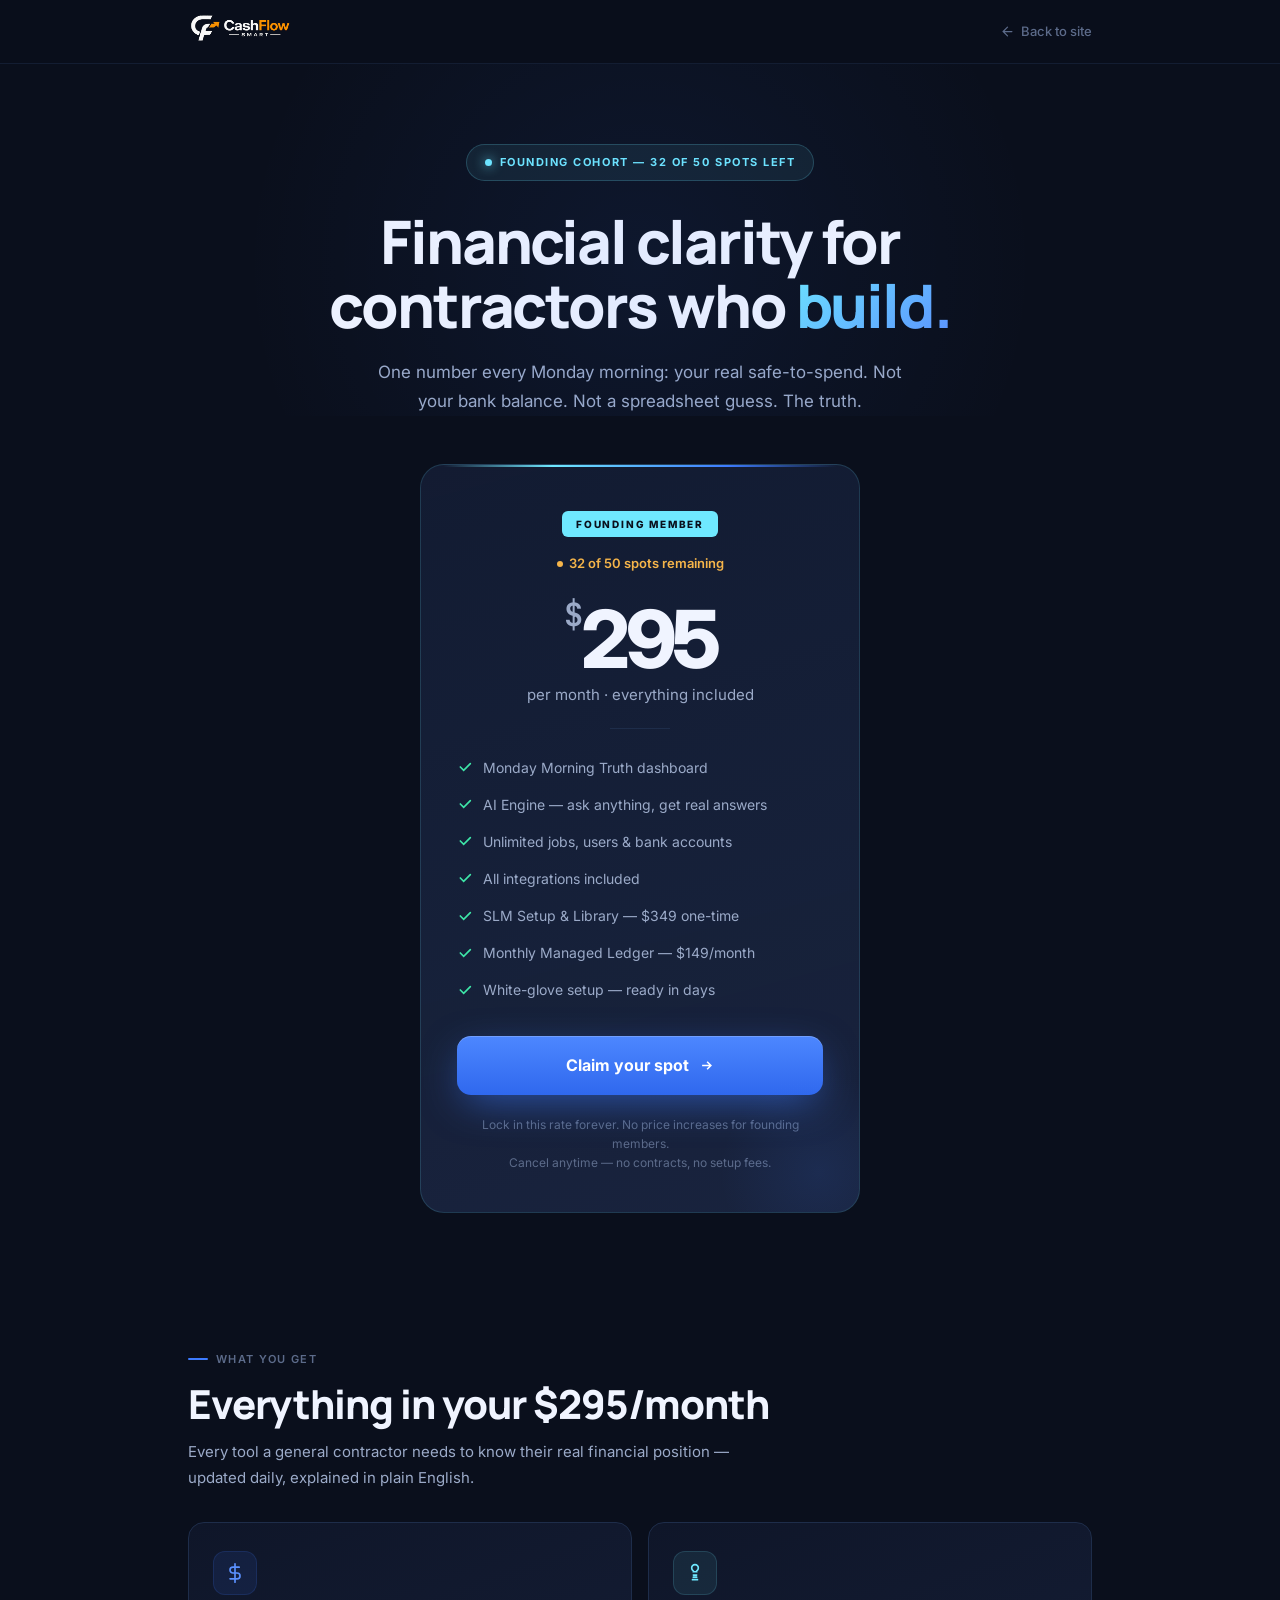
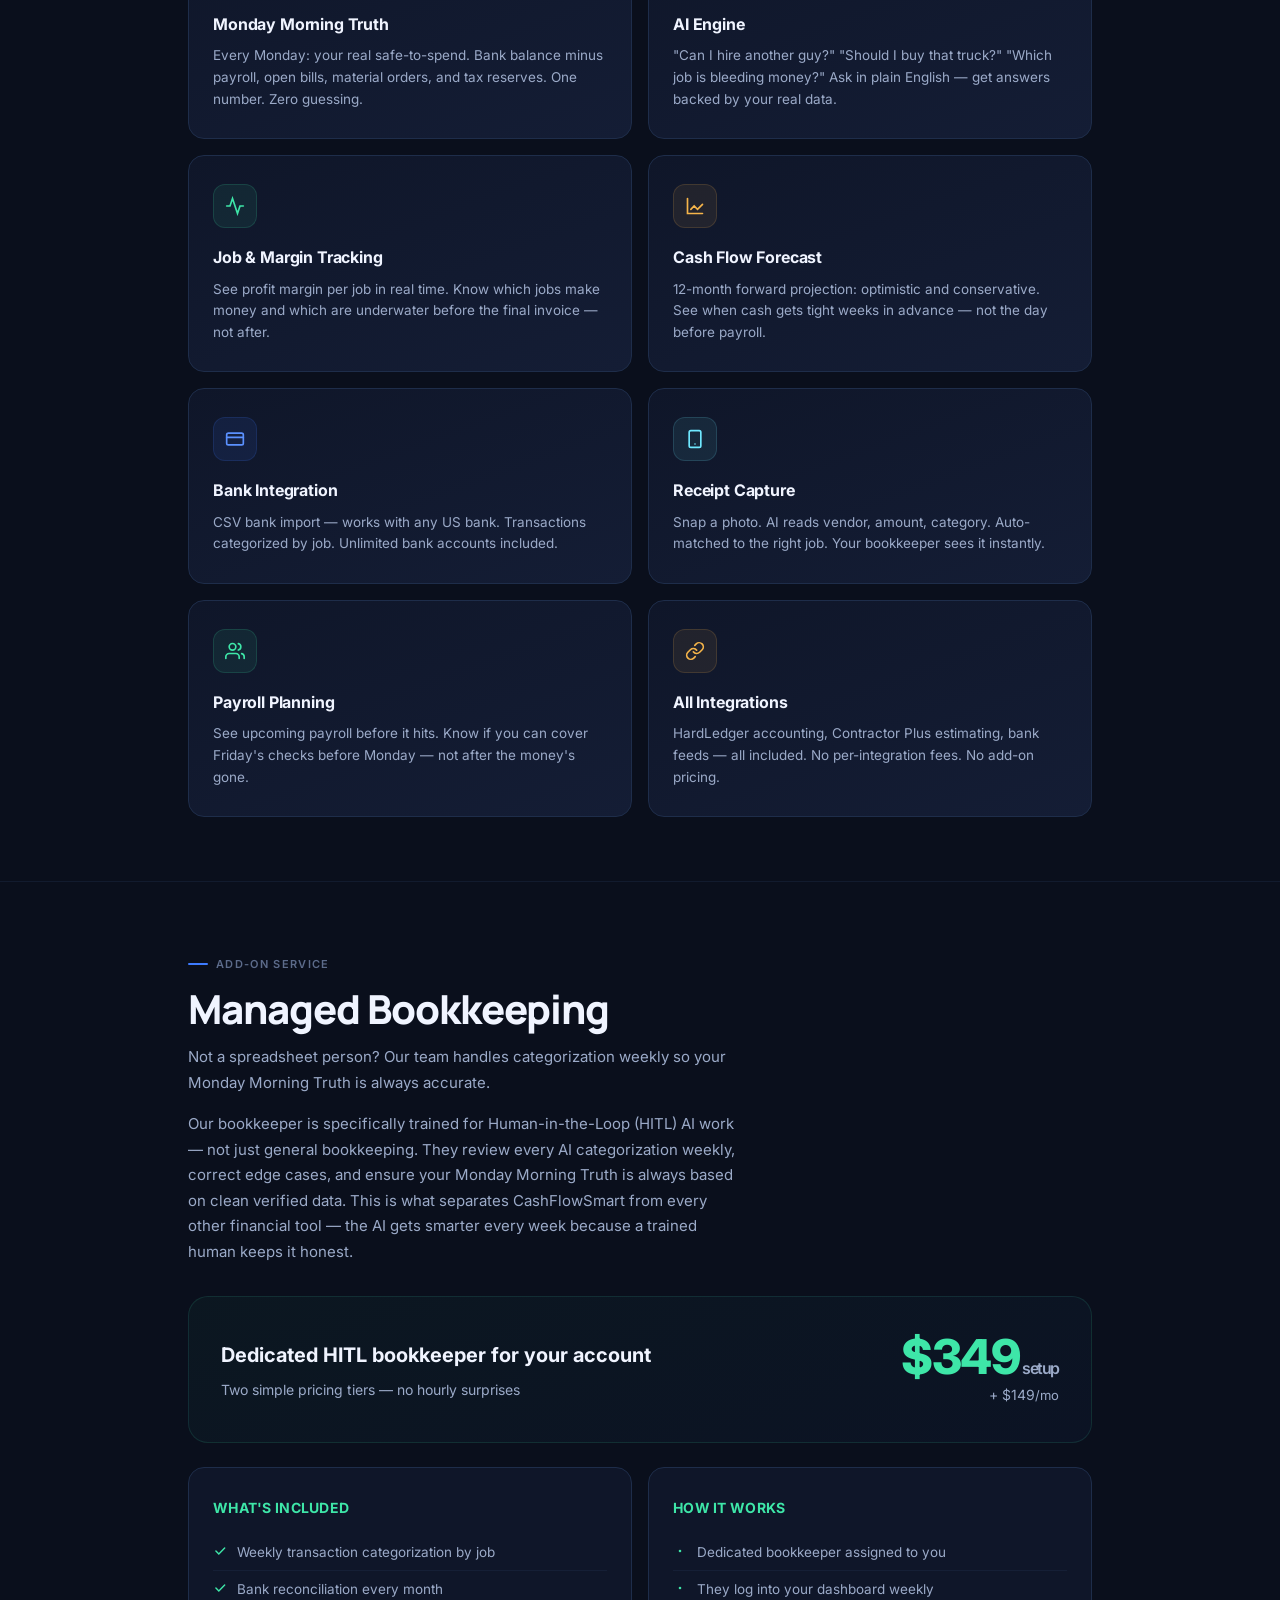
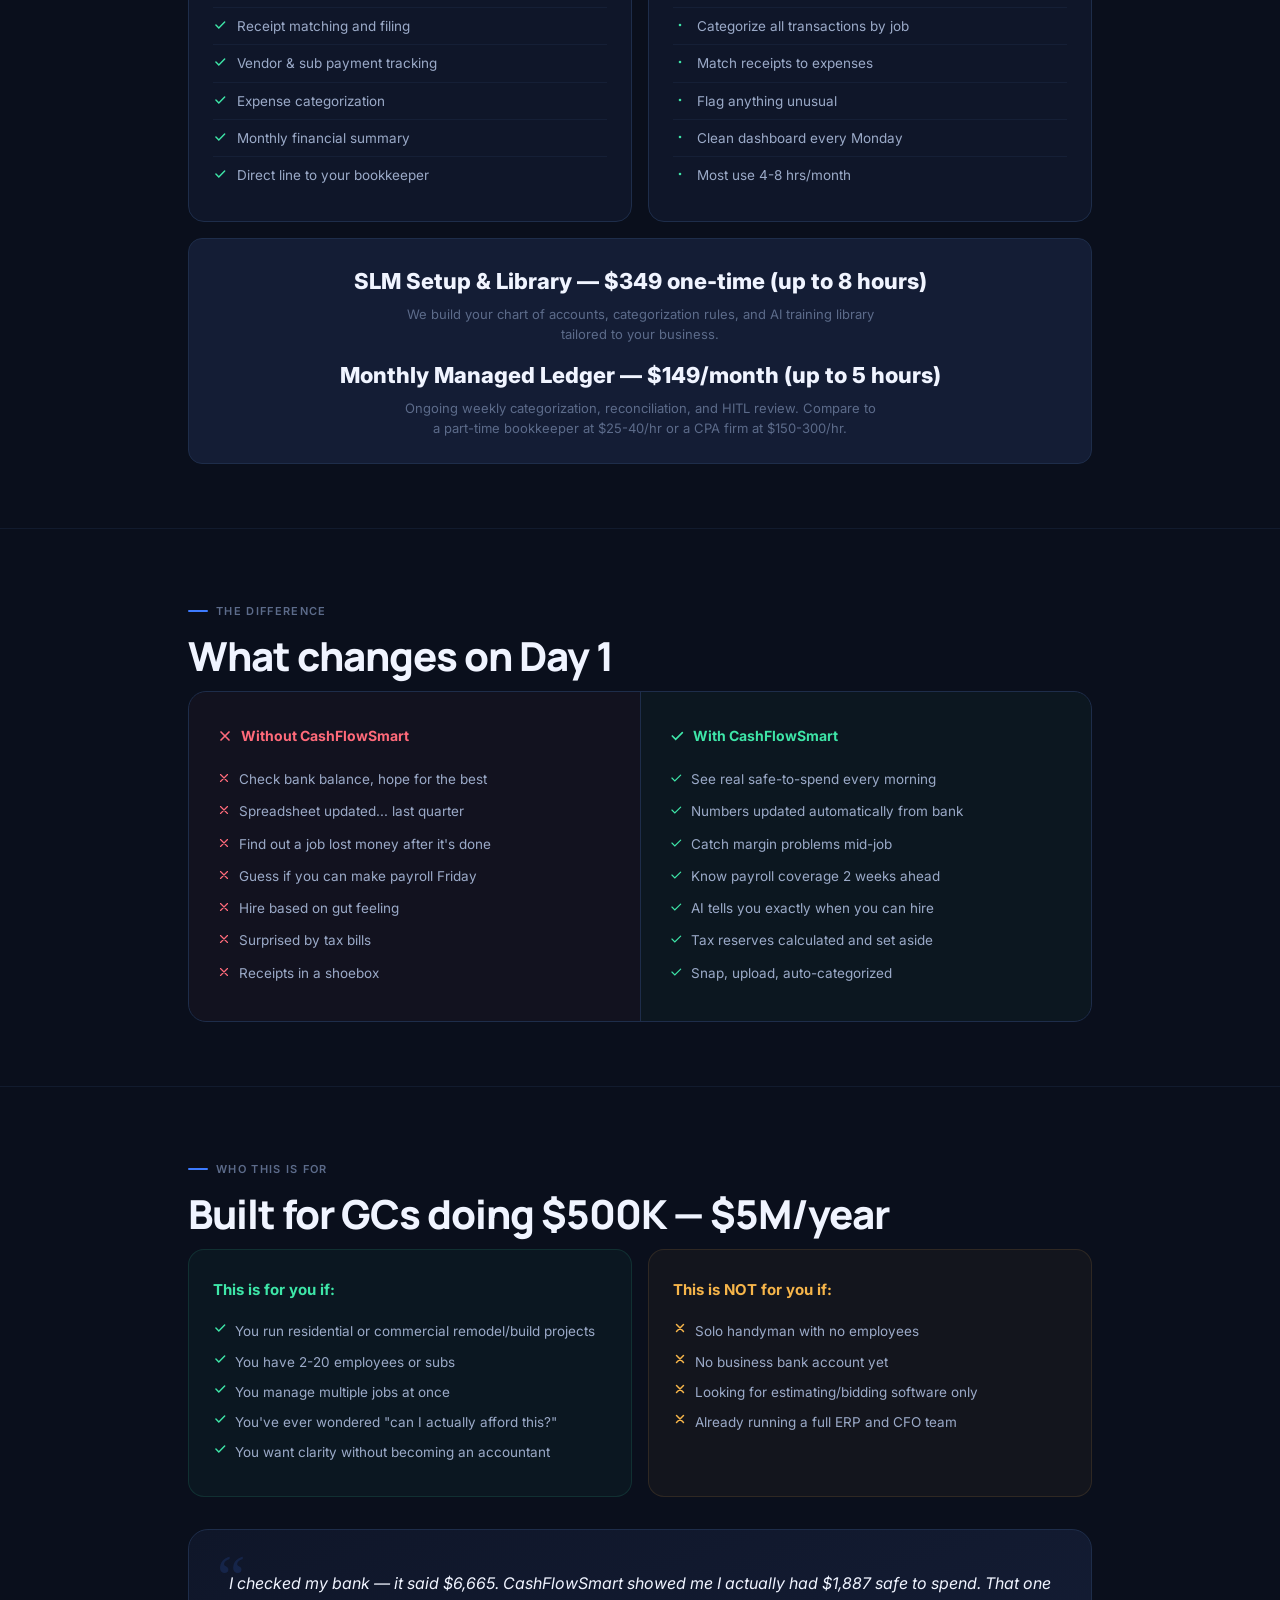
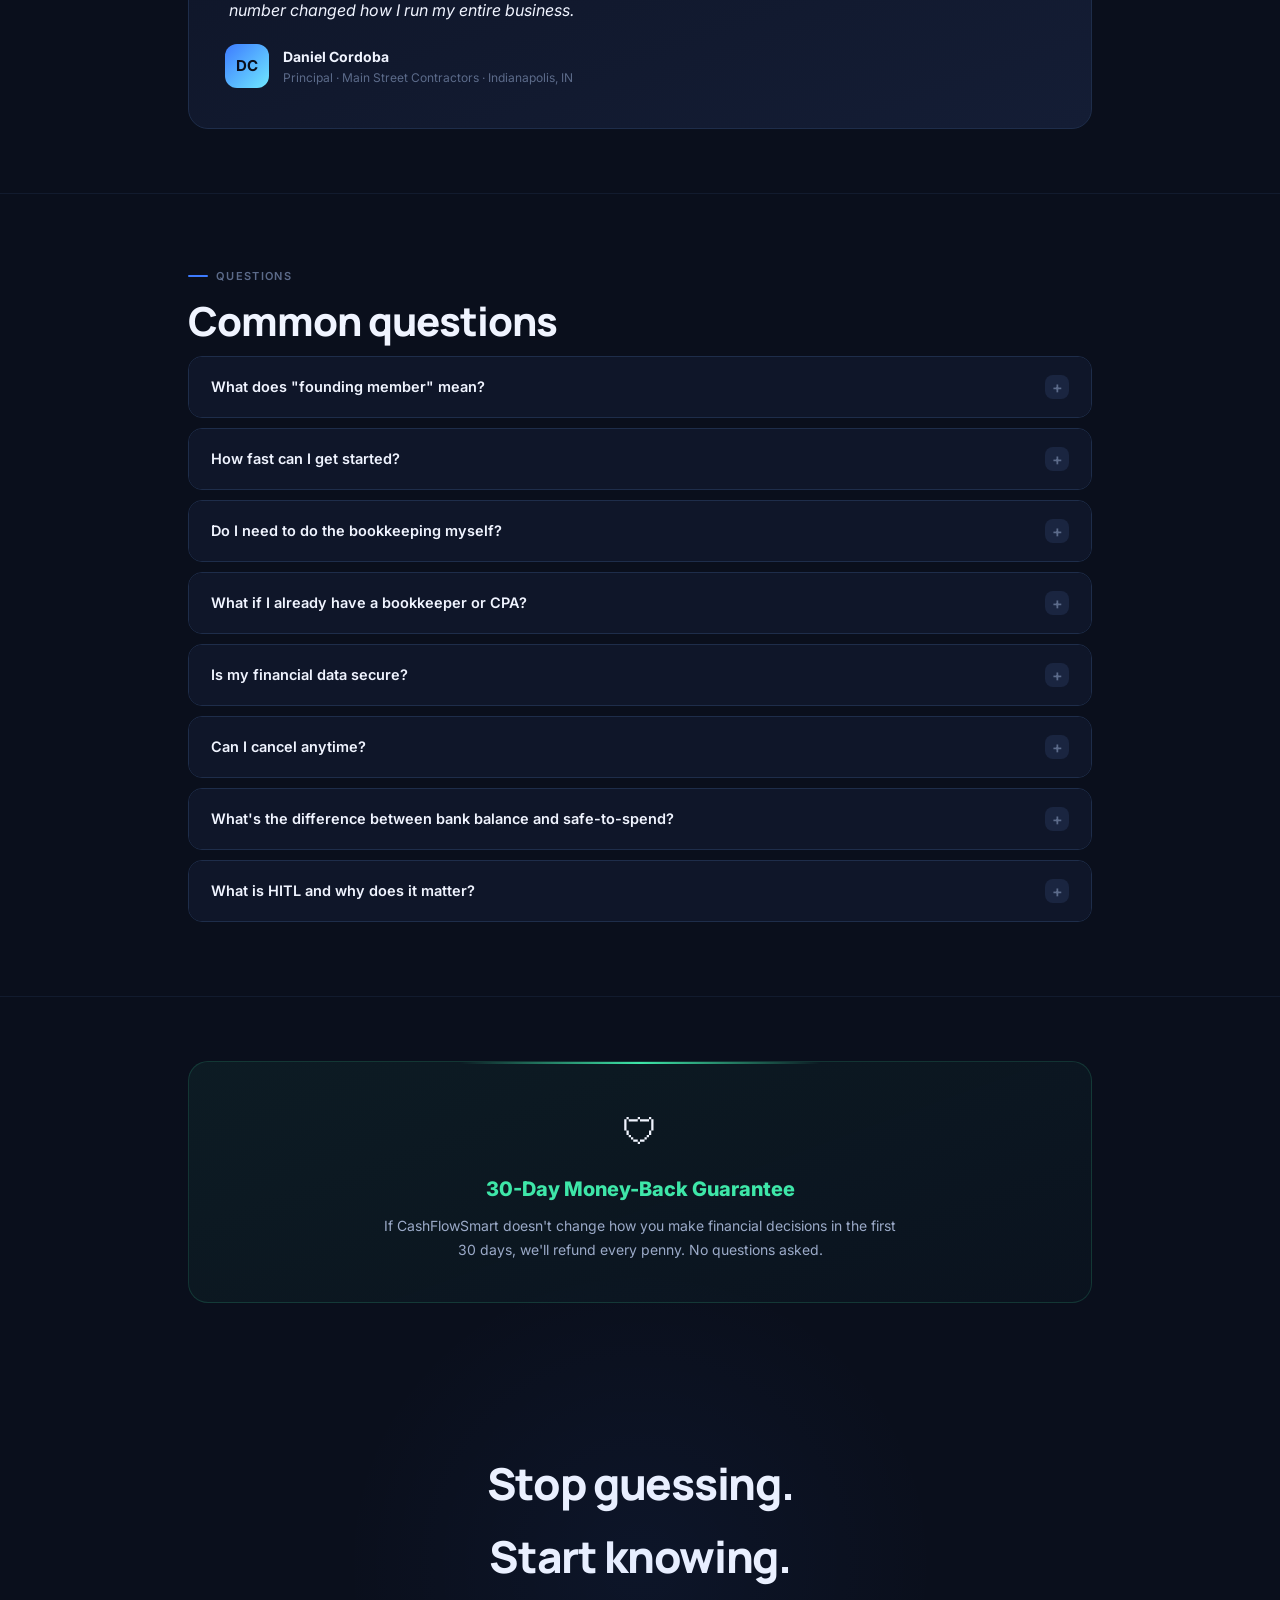
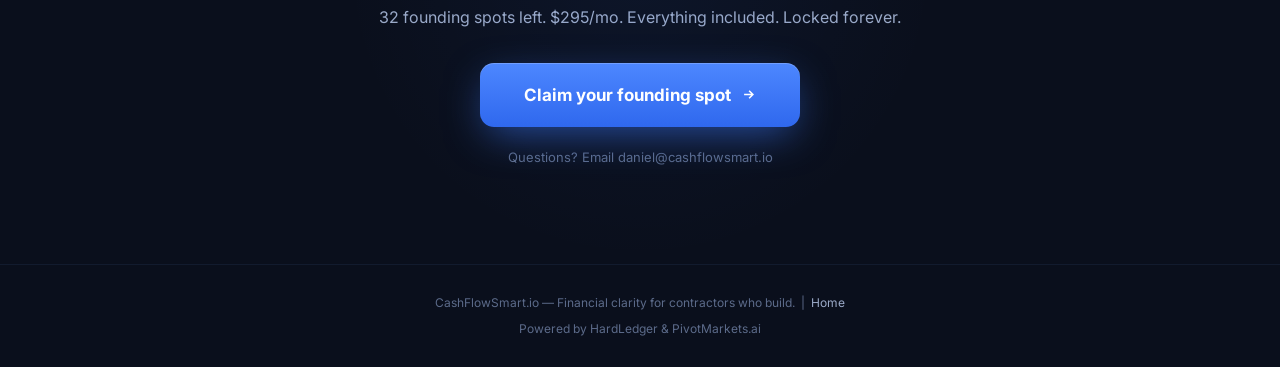
<file: offer.html>
<!doctype html>
<html lang="en">
<head>
<meta charset="utf-8" />
<meta name="viewport" content="width=device-width,initial-scale=1" />
<title>Founding Member Offer — CashFlowSmart.io</title>
<meta name="description" content="Join the founding cohort of 50 general contractors. $295/mo — everything included. SLM Setup $349, Monthly Managed Ledger $149/mo, AI engine, Monday Morning Truth dashboard.">
<meta property="og:title" content="CashFlowSmart.io — Founding Member Offer">
<meta property="og:description" content="50 spots. $295/mo. Everything included. SLM Setup $349, Monthly Managed Ledger $149/mo. AI-powered cash flow clarity for contractors.">
<meta property="og:type" content="website">
<meta property="og:image" content="./screenshot/screen1.png">
<meta name="twitter:card" content="summary_large_image">
<link rel="icon" href="./assets/favicon_cashflow.png" />
<link rel="preconnect" href="https://fonts.googleapis.com">
<link rel="preconnect" href="https://fonts.gstatic.com" crossorigin>
<link href="https://fonts.googleapis.com/css2?family=Inter:wght@400;500;600;700;800&family=Manrope:wght@400;500;600;700;800&family=Instrument+Serif:ital@0;1&family=JetBrains+Mono:wght@400;500&display=swap" rel="stylesheet">
<style>
:root{
  --navy-0:#0A0F1C;--navy-1:#0F1629;--navy-2:#141D35;--navy-3:#1A2540;
  --navy-line:#1E2D4A;--ink:#F0F4FF;--ink-dim:#9BAAC8;--ink-mute:#5C6B8A;
  --blue:#3D7BFF;--blue-bright:#5B91FF;--cyan:#6FE8FF;--amber:#F6B54A;
  --green:#3EE6A8;--red:#FF6A7A;--radius:14px;--radius-lg:22px;
}
*{box-sizing:border-box;margin:0;padding:0}
html{scroll-behavior:smooth}
body{
  font-family:"Inter","Manrope",system-ui,sans-serif;
  background:var(--navy-0);color:var(--ink);font-size:16px;line-height:1.65;
  -webkit-font-smoothing:antialiased;overflow-x:hidden;
}
.serif{font-family:"Instrument Serif",serif;font-weight:400}
.mono{font-family:"JetBrains Mono",monospace}
.wrap{max-width:960px;margin:0 auto;padding:0 28px}
a{color:var(--cyan);text-decoration:none}
a:hover{text-decoration:underline}

/* ── Animations ── */
@keyframes fadeUp{from{opacity:0;transform:translateY(30px)}to{opacity:1;transform:none}}
@keyframes pulse-glow{0%,100%{box-shadow:0 0 20px rgba(111,232,255,0.15)}50%{box-shadow:0 0 40px rgba(111,232,255,0.3)}}
@keyframes shimmer{0%{background-position:-200% 0}100%{background-position:200% 0}}
.reveal{opacity:0;transform:translateY(30px);transition:opacity .7s ease,transform .7s ease}
.reveal.visible{opacity:1;transform:none}

/* ── Nav ── */
.top-bar{
  padding:14px 0;
  background:rgba(10,15,28,0.85);backdrop-filter:blur(20px);-webkit-backdrop-filter:blur(20px);
  position:sticky;top:0;z-index:50;
  border-bottom:1px solid rgba(30,45,74,0.5);
}
.top-bar .wrap{display:flex;align-items:center;justify-content:space-between}
.top-bar img{height:28px}
.back{font-size:13px;font-weight:500;color:var(--ink-mute);text-decoration:none;display:flex;align-items:center;gap:6px;transition:color .2s}
.back:hover{color:var(--ink);text-decoration:none}

/* ── Hero ── */
.hero{
  padding:80px 0 0;text-align:center;
  position:relative;overflow:hidden;
}
.hero::before{
  content:"";position:absolute;top:-200px;left:50%;transform:translateX(-50%);
  width:800px;height:800px;border-radius:50%;
  background:radial-gradient(circle,rgba(61,123,255,0.08) 0%,transparent 70%);
  pointer-events:none;
}
.hero-badge{
  display:inline-flex;align-items:center;gap:8px;
  font-size:11px;font-weight:700;letter-spacing:0.14em;text-transform:uppercase;
  padding:8px 18px;border-radius:999px;
  background:rgba(111,232,255,0.08);border:1px solid rgba(111,232,255,0.2);
  color:var(--cyan);margin-bottom:28px;
}
.hero-badge .dot{width:7px;height:7px;border-radius:50%;background:var(--cyan);box-shadow:0 0 12px var(--cyan);animation:pulse-glow 2s infinite}
.hero h1{
  font-family:"Manrope",sans-serif;font-size:clamp(34px,5.5vw,60px);
  font-weight:800;letter-spacing:-0.035em;line-height:1.08;margin-bottom:20px;
}
.hero h1 .highlight{
  background:linear-gradient(135deg,var(--cyan),var(--blue-bright));
  -webkit-background-clip:text;-webkit-text-fill-color:transparent;
  background-clip:text;
}
.hero .sub{font-size:17px;color:var(--ink-dim);max-width:540px;margin:0 auto 0;line-height:1.7}

/* ── Price Card ── */
.price-section{padding:48px 0 64px;display:flex;justify-content:center}
.price-card{
  width:100%;max-width:440px;
  background:linear-gradient(165deg,rgba(20,29,53,0.9),rgba(26,37,64,0.95));
  border:1px solid rgba(111,232,255,0.15);border-radius:24px;
  padding:44px 36px 40px;text-align:center;
  position:relative;overflow:hidden;
  animation:pulse-glow 3s infinite;
}
.price-card::before{
  content:"";position:absolute;top:0;left:0;right:0;height:2px;
  background:linear-gradient(90deg,transparent 5%,var(--cyan) 30%,var(--blue) 70%,transparent 95%);
}
.price-card::after{
  content:"";position:absolute;bottom:-60px;right:-60px;width:200px;height:200px;
  border-radius:50%;background:radial-gradient(circle,rgba(61,123,255,0.1),transparent 70%);
  pointer-events:none;
}
.price-label{
  display:inline-block;font-size:10px;font-weight:800;letter-spacing:0.18em;text-transform:uppercase;
  color:var(--navy-0);background:var(--cyan);padding:5px 14px;border-radius:6px;margin-bottom:16px;
}
.price-spots{
  font-size:13px;font-weight:600;color:var(--amber);margin-bottom:24px;
  display:flex;align-items:center;justify-content:center;gap:6px;
}
.price-spots .live-dot{width:6px;height:6px;border-radius:50%;background:var(--amber);animation:pulse-glow 1.5s infinite}
.price-amount{font-size:80px;font-weight:800;letter-spacing:-0.05em;line-height:1;margin-bottom:4px}
.price-amount .dollar{font-size:32px;vertical-align:top;margin-right:2px;color:var(--ink-dim);font-weight:600}
.price-per{font-size:15px;color:var(--ink-dim);margin-bottom:20px}
.price-divider{width:60px;height:1px;background:var(--navy-line);margin:0 auto 20px}

.price-includes{text-align:left;margin-bottom:28px}
.price-includes li{
  list-style:none;font-size:14px;color:var(--ink-dim);padding:7px 0;
  display:flex;align-items:center;gap:10px;
}
.price-includes li svg{flex-shrink:0;color:var(--green)}
.price-note{font-size:12px;color:var(--ink-mute);line-height:1.6;margin-top:20px}

.cta-btn{
  display:inline-flex;align-items:center;justify-content:center;gap:10px;width:100%;
  padding:16px 32px;border-radius:14px;font-weight:700;font-size:16px;
  background:linear-gradient(180deg,#4D87FF 0%,#2F68EE 100%);color:#fff;
  border:none;cursor:pointer;text-decoration:none;
  box-shadow:0 12px 40px -8px rgba(61,123,255,0.6),inset 0 1px 0 rgba(255,255,255,0.2);
  transition:transform .2s,box-shadow .2s;
  position:relative;overflow:hidden;
}
.cta-btn::before{
  content:"";position:absolute;top:0;left:-100%;width:100%;height:100%;
  background:linear-gradient(90deg,transparent,rgba(255,255,255,0.1),transparent);
  animation:shimmer 3s infinite;
}
.cta-btn:hover{transform:translateY(-2px);box-shadow:0 18px 50px -8px rgba(61,123,255,0.8),inset 0 1px 0 rgba(255,255,255,0.25);text-decoration:none}

/* ── Sections ── */
.section{padding:64px 0}
.section + .section{border-top:1px solid rgba(30,45,74,0.4)}
.section-label{
  display:inline-flex;align-items:center;gap:8px;
  font-size:11px;font-weight:600;letter-spacing:0.12em;text-transform:uppercase;
  color:var(--ink-mute);margin-bottom:14px;
}
.section-label .bar{width:20px;height:2px;background:var(--blue);border-radius:2px}
.section h2{
  font-family:"Manrope",sans-serif;font-size:clamp(26px,4vw,40px);
  font-weight:800;letter-spacing:-0.025em;margin-bottom:12px;line-height:1.12;
}
.section .section-sub{font-size:15px;color:var(--ink-dim);max-width:560px;margin-bottom:32px;line-height:1.7}

/* ── Feature Grid ── */
.feat-grid{display:grid;grid-template-columns:repeat(2,1fr);gap:16px}
@media(max-width:640px){.feat-grid{grid-template-columns:1fr}}
.feat{
  background:linear-gradient(160deg,var(--navy-1),var(--navy-2));
  border:1px solid var(--navy-line);border-radius:16px;
  padding:28px 24px;transition:border-color .3s,transform .3s;
}
.feat:hover{border-color:rgba(61,123,255,0.3);transform:translateY(-2px)}
.feat-icon{
  width:44px;height:44px;border-radius:12px;display:flex;align-items:center;justify-content:center;
  margin-bottom:16px;font-size:18px;font-weight:800;
}
.feat-icon.blue{background:rgba(61,123,255,0.1);border:1px solid rgba(61,123,255,0.15);color:var(--blue-bright)}
.feat-icon.cyan{background:rgba(111,232,255,0.08);border:1px solid rgba(111,232,255,0.15);color:var(--cyan)}
.feat-icon.green{background:rgba(62,230,168,0.08);border:1px solid rgba(62,230,168,0.15);color:var(--green)}
.feat-icon.amber{background:rgba(246,181,74,0.08);border:1px solid rgba(246,181,74,0.15);color:var(--amber)}
.feat h3{font-size:16px;font-weight:700;margin-bottom:8px;letter-spacing:-0.01em}
.feat p{font-size:13.5px;color:var(--ink-dim);line-height:1.6}

/* ── Bookkeeping ── */
.bk-hero{
  background:linear-gradient(160deg,rgba(62,230,168,0.04),rgba(61,123,255,0.04));
  border:1px solid rgba(62,230,168,0.12);border-radius:20px;
  padding:36px 32px;margin-bottom:24px;
}
.bk-hero h3{font-size:20px;font-weight:700;margin-bottom:6px}
.bk-hero .rate{font-size:48px;font-weight:800;color:var(--green);letter-spacing:-0.03em;line-height:1}
.bk-hero .rate-note{font-size:14px;color:var(--ink-dim);margin-top:4px}

.bk-grid{display:grid;grid-template-columns:1fr 1fr;gap:16px}
@media(max-width:640px){.bk-grid{grid-template-columns:1fr}}
.bk-card{
  background:var(--navy-1);border:1px solid var(--navy-line);border-radius:16px;
  padding:28px 24px;
}
.bk-card h4{font-size:14px;font-weight:700;color:var(--green);margin-bottom:14px;letter-spacing:0.02em;text-transform:uppercase}
.bk-card li{
  list-style:none;font-size:13.5px;color:var(--ink-dim);padding:8px 0;
  border-bottom:1px solid rgba(30,45,74,0.4);
  display:flex;align-items:flex-start;gap:10px;line-height:1.5;
}
.bk-card li:last-child{border:none}
.bk-card li svg{flex-shrink:0;margin-top:2px;color:var(--green)}

.cost-banner{
  background:var(--navy-2);border:1px solid var(--navy-line);border-radius:14px;
  padding:24px;text-align:center;margin-top:16px;
}
.cost-banner .big{font-size:22px;font-weight:800;color:var(--ink);margin-bottom:4px}
.cost-banner p{font-size:13px;color:var(--ink-mute);max-width:480px;margin:0 auto;line-height:1.6}

/* ── Compare ── */
.compare{display:grid;grid-template-columns:1fr 1fr;gap:0;border-radius:18px;overflow:hidden;border:1px solid var(--navy-line)}
@media(max-width:640px){.compare{grid-template-columns:1fr}}
.compare-col{padding:32px 28px}
.compare-col.old{background:rgba(255,106,122,0.03)}
.compare-col.new{background:rgba(62,230,168,0.03);border-left:1px solid var(--navy-line)}
@media(max-width:640px){.compare-col.new{border-left:none;border-top:1px solid var(--navy-line)}}
.compare-col h3{font-size:14px;font-weight:700;margin-bottom:16px;display:flex;align-items:center;gap:8px}
.compare-col.old h3{color:var(--red)}
.compare-col.new h3{color:var(--green)}
.compare-col li{
  list-style:none;font-size:13.5px;color:var(--ink-dim);padding:6px 0;
  display:flex;align-items:flex-start;gap:8px;line-height:1.5;
}
.compare-col li svg{flex-shrink:0;margin-top:2px}

/* ── Audience ── */
.audience-grid{display:grid;grid-template-columns:1fr 1fr;gap:16px}
@media(max-width:640px){.audience-grid{grid-template-columns:1fr}}
.audience-card{
  border-radius:16px;padding:28px 24px;
}
.audience-card.yes{background:rgba(62,230,168,0.04);border:1px solid rgba(62,230,168,0.12)}
.audience-card.no{background:rgba(246,181,74,0.04);border:1px solid rgba(246,181,74,0.12)}
.audience-card h3{font-size:15px;font-weight:700;margin-bottom:14px}
.audience-card.yes h3{color:var(--green)}
.audience-card.no h3{color:var(--amber)}
.audience-card li{
  list-style:none;font-size:13.5px;color:var(--ink-dim);padding:5px 0;
  display:flex;align-items:flex-start;gap:8px;line-height:1.5;
}

/* ── Testimonial ── */
.testimonial{
  background:linear-gradient(160deg,var(--navy-1),var(--navy-2));
  border:1px solid var(--navy-line);border-radius:20px;
  padding:40px 36px;position:relative;margin-top:32px;
}
.testimonial::before{
  content:"\201C";position:absolute;top:16px;left:28px;
  font-size:64px;color:rgba(61,123,255,0.15);font-family:Georgia,serif;line-height:1;
}
.testimonial blockquote{font-size:16px;color:var(--ink);line-height:1.7;font-style:italic;margin-bottom:20px;padding-left:4px}
.testimonial .author{display:flex;align-items:center;gap:14px}
.testimonial .avatar{
  width:44px;height:44px;border-radius:12px;
  background:linear-gradient(135deg,var(--blue),var(--cyan));
  display:flex;align-items:center;justify-content:center;
  font-size:15px;font-weight:700;color:var(--navy-0);
}
.testimonial .name{font-size:14px;font-weight:700}
.testimonial .role{font-size:12px;color:var(--ink-mute)}

/* ── FAQ ── */
.faq-item{
  border:1px solid var(--navy-line);border-radius:14px;
  margin-bottom:10px;overflow:hidden;transition:border-color .3s;
}
.faq-item:hover{border-color:rgba(61,123,255,0.2)}
.faq-q{
  font-weight:600;font-size:14.5px;cursor:pointer;padding:18px 22px;
  display:flex;justify-content:space-between;align-items:center;
  background:var(--navy-1);transition:background .2s;
}
.faq-q:hover{background:var(--navy-2)}
.faq-q .plus{
  width:24px;height:24px;border-radius:8px;background:var(--navy-3);
  display:flex;align-items:center;justify-content:center;flex-shrink:0;
  font-size:16px;color:var(--ink-mute);transition:all .2s;
}
.faq-item.open .faq-q .plus{background:rgba(111,232,255,0.1);color:var(--cyan);transform:rotate(45deg)}
.faq-a{
  font-size:14px;color:var(--ink-dim);line-height:1.65;
  max-height:0;overflow:hidden;transition:max-height .4s ease,padding .3s ease;
  padding:0 22px;
}
.faq-item.open .faq-a{max-height:300px;padding:0 22px 20px}

/* ── Guarantee ── */
.guarantee{
  background:linear-gradient(160deg,rgba(62,230,168,0.06),rgba(62,230,168,0.02));
  border:1px solid rgba(62,230,168,0.15);border-radius:20px;
  padding:40px 36px;text-align:center;position:relative;overflow:hidden;
}
.guarantee::before{
  content:"";position:absolute;top:0;left:30%;right:30%;height:2px;
  background:linear-gradient(90deg,transparent,var(--green),transparent);
}
.guarantee .shield{font-size:36px;margin-bottom:12px;display:block}
.guarantee h3{font-size:20px;font-weight:800;color:var(--green);margin-bottom:8px}
.guarantee p{font-size:14px;color:var(--ink-dim);max-width:520px;margin:0 auto;line-height:1.7}

/* ── Final CTA ── */
.final-cta{text-align:center;padding:80px 0 96px;position:relative}
.final-cta::before{
  content:"";position:absolute;bottom:0;left:50%;transform:translateX(-50%);
  width:600px;height:600px;border-radius:50%;
  background:radial-gradient(circle,rgba(61,123,255,0.06) 0%,transparent 70%);
  pointer-events:none;
}
.final-cta h2{font-family:"Manrope",sans-serif;font-size:clamp(28px,4vw,44px);font-weight:800;letter-spacing:-0.03em;margin-bottom:12px}
.final-cta p{color:var(--ink-dim);margin-bottom:32px;font-size:16px}
.final-cta .cta-btn{width:auto;padding:18px 44px;font-size:17px}
.final-cta .email{margin-top:20px;font-size:13px;color:var(--ink-mute)}

/* ── Footer ── */
footer{padding:28px 0;border-top:1px solid rgba(30,45,74,0.4);text-align:center;font-size:12px;color:var(--ink-mute)}
footer a{color:var(--ink-dim)}

/* ── Mobile ── */
@media(max-width:640px){
  .wrap{padding:0 20px}
  .hero{padding:56px 0 0}
  .price-card{padding:36px 24px 32px}
  .price-amount{font-size:64px}
  .section{padding:48px 0}
  .bk-hero{padding:28px 22px}
  .bk-hero .rate{font-size:36px}
  .testimonial{padding:32px 24px}
  .compare-col{padding:24px 20px}
  .guarantee{padding:32px 24px}
}
</style>
</head>
<body>

<!-- Nav -->
<div class="top-bar">
  <div class="wrap">
    <a href="index.html"><img src="./assets/cashflow_logo.svg" alt="CashFlowSmart.io" /></a>
    <a href="index.html" class="back">
      <svg width="15" height="15" viewBox="0 0 24 24" fill="none" stroke="currentColor" stroke-width="2" stroke-linecap="round"><path d="M19 12H5M12 5l-7 7 7 7"/></svg>
      Back to site
    </a>
  </div>
</div>

<!-- Hero -->
<section class="hero">
  <div class="wrap">
    <div class="hero-badge"><span class="dot"></span> Founding Cohort &mdash; 32 of 50 spots left</div>
    <h1>Financial clarity for<br/>contractors who <span class="highlight">build.</span></h1>
    <p class="sub">One number every Monday morning: your real safe-to-spend. Not your bank balance. Not a spreadsheet guess. The truth.</p>
  </div>
</section>

<!-- Price Card -->
<section class="price-section">
  <div class="price-card reveal">
    <div class="price-label">Founding Member</div>
    <div class="price-spots"><span class="live-dot"></span> 32 of 50 spots remaining</div>
    <div class="price-amount"><span class="dollar mono">$</span>295</div>
    <div class="price-per">per month &middot; everything included</div>
    <div class="price-divider"></div>
    <ul class="price-includes">
      <li><svg width="16" height="16" viewBox="0 0 24 24" fill="none" stroke="currentColor" stroke-width="2.5" stroke-linecap="round"><path d="M5 12l5 5L20 7"/></svg> Monday Morning Truth dashboard</li>
      <li><svg width="16" height="16" viewBox="0 0 24 24" fill="none" stroke="currentColor" stroke-width="2.5" stroke-linecap="round"><path d="M5 12l5 5L20 7"/></svg> AI Engine &mdash; ask anything, get real answers</li>
      <li><svg width="16" height="16" viewBox="0 0 24 24" fill="none" stroke="currentColor" stroke-width="2.5" stroke-linecap="round"><path d="M5 12l5 5L20 7"/></svg> Unlimited jobs, users &amp; bank accounts</li>
      <li><svg width="16" height="16" viewBox="0 0 24 24" fill="none" stroke="currentColor" stroke-width="2.5" stroke-linecap="round"><path d="M5 12l5 5L20 7"/></svg> All integrations included</li>
      <li><svg width="16" height="16" viewBox="0 0 24 24" fill="none" stroke="currentColor" stroke-width="2.5" stroke-linecap="round"><path d="M5 12l5 5L20 7"/></svg> SLM Setup &amp; Library &mdash; $349 one-time</li>
      <li><svg width="16" height="16" viewBox="0 0 24 24" fill="none" stroke="currentColor" stroke-width="2.5" stroke-linecap="round"><path d="M5 12l5 5L20 7"/></svg> Monthly Managed Ledger &mdash; $149/month</li>
      <li><svg width="16" height="16" viewBox="0 0 24 24" fill="none" stroke="currentColor" stroke-width="2.5" stroke-linecap="round"><path d="M5 12l5 5L20 7"/></svg> White-glove setup &mdash; ready in days</li>
    </ul>
    <a href="mailto:daniel@cashflowsmart.io?subject=Founding%20Member%20Access&body=I%27d%20like%20to%20join%20the%20founding%20cohort." class="cta-btn">
      Claim your spot
      <svg width="15" height="15" viewBox="0 0 24 24" fill="none" stroke="currentColor" stroke-width="2.5"><path d="M5 12h14M13 6l6 6-6 6"/></svg>
    </a>
    <div class="price-note">Lock in this rate forever. No price increases for founding members.<br/>Cancel anytime &mdash; no contracts, no setup fees.</div>
  </div>
</section>

<!-- What's Included -->
<section class="section">
  <div class="wrap">
    <div class="section-label"><span class="bar"></span> What you get</div>
    <h2>Everything in your $295/month</h2>
    <p class="section-sub">Every tool a general contractor needs to know their real financial position &mdash; updated daily, explained in plain English.</p>
    <div class="feat-grid reveal">
      <div class="feat">
        <div class="feat-icon blue">
          <svg width="20" height="20" viewBox="0 0 24 24" fill="none" stroke="currentColor" stroke-width="2" stroke-linecap="round"><path d="M12 1v22M17 5H9.5a3.5 3.5 0 100 7h5a3.5 3.5 0 110 7H6"/></svg>
        </div>
        <h3>Monday Morning Truth</h3>
        <p>Every Monday: your real safe-to-spend. Bank balance minus payroll, open bills, material orders, and tax reserves. One number. Zero guessing.</p>
      </div>
      <div class="feat">
        <div class="feat-icon cyan">
          <svg width="20" height="20" viewBox="0 0 24 24" fill="none" stroke="currentColor" stroke-width="2" stroke-linecap="round"><path d="M12 2a4 4 0 014 4c0 1.5-.8 2.8-2 3.5v1h-4v-1c-1.2-.7-2-2-2-3.5a4 4 0 014-4zM10 14.5h4M10 17h4M9 20h6"/></svg>
        </div>
        <h3>AI Engine</h3>
        <p>"Can I hire another guy?" "Should I buy that truck?" "Which job is bleeding money?" Ask in plain English &mdash; get answers backed by your real data.</p>
      </div>
      <div class="feat">
        <div class="feat-icon green">
          <svg width="20" height="20" viewBox="0 0 24 24" fill="none" stroke="currentColor" stroke-width="2" stroke-linecap="round"><path d="M22 12h-4l-3 9L9 3l-3 9H2"/></svg>
        </div>
        <h3>Job &amp; Margin Tracking</h3>
        <p>See profit margin per job in real time. Know which jobs make money and which are underwater before the final invoice &mdash; not after.</p>
      </div>
      <div class="feat">
        <div class="feat-icon amber">
          <svg width="20" height="20" viewBox="0 0 24 24" fill="none" stroke="currentColor" stroke-width="2" stroke-linecap="round"><path d="M3 3v18h18"/><path d="M7 16l4-4 4 4 6-6"/></svg>
        </div>
        <h3>Cash Flow Forecast</h3>
        <p>12-month forward projection: optimistic and conservative. See when cash gets tight weeks in advance &mdash; not the day before payroll.</p>
      </div>
      <div class="feat">
        <div class="feat-icon blue">
          <svg width="20" height="20" viewBox="0 0 24 24" fill="none" stroke="currentColor" stroke-width="2" stroke-linecap="round"><rect x="2" y="5" width="20" height="14" rx="2"/><path d="M2 10h20"/></svg>
        </div>
        <h3>Bank Integration</h3>
        <p>CSV bank import &mdash; works with any US bank. Transactions categorized by job. Unlimited bank accounts included.</p>
      </div>
      <div class="feat">
        <div class="feat-icon cyan">
          <svg width="20" height="20" viewBox="0 0 24 24" fill="none" stroke="currentColor" stroke-width="2" stroke-linecap="round"><rect x="5" y="2" width="14" height="20" rx="2"/><path d="M12 18h.01"/></svg>
        </div>
        <h3>Receipt Capture</h3>
        <p>Snap a photo. AI reads vendor, amount, category. Auto-matched to the right job. Your bookkeeper sees it instantly.</p>
      </div>
      <div class="feat">
        <div class="feat-icon green">
          <svg width="20" height="20" viewBox="0 0 24 24" fill="none" stroke="currentColor" stroke-width="2" stroke-linecap="round"><path d="M17 21v-2a4 4 0 00-4-4H5a4 4 0 00-4 4v2"/><circle cx="9" cy="7" r="4"/><path d="M23 21v-2a4 4 0 00-3-3.87M16 3.13a4 4 0 010 7.75"/></svg>
        </div>
        <h3>Payroll Planning</h3>
        <p>See upcoming payroll before it hits. Know if you can cover Friday's checks before Monday &mdash; not after the money's gone.</p>
      </div>
      <div class="feat">
        <div class="feat-icon amber">
          <svg width="20" height="20" viewBox="0 0 24 24" fill="none" stroke="currentColor" stroke-width="2" stroke-linecap="round"><path d="M10 13a5 5 0 007.54.54l3-3a5 5 0 00-7.07-7.07l-1.72 1.71M14 11a5 5 0 00-7.54-.54l-3 3a5 5 0 007.07 7.07l1.71-1.71"/></svg>
        </div>
        <h3>All Integrations</h3>
        <p>HardLedger accounting, Contractor Plus estimating, bank feeds &mdash; all included. No per-integration fees. No add-on pricing.</p>
      </div>
    </div>
  </div>
</section>

<!-- Managed Bookkeeping -->
<section class="section">
  <div class="wrap">
    <div class="section-label"><span class="bar"></span> Add-on service</div>
    <h2>Managed Bookkeeping</h2>
    <p class="section-sub">Not a spreadsheet person? Our team handles categorization weekly so your Monday Morning Truth is always accurate.</p>
    <p class="section-sub" style="margin-top:-16px">Our bookkeeper is specifically trained for Human-in-the-Loop (HITL) AI work &mdash; not just general bookkeeping. They review every AI categorization weekly, correct edge cases, and ensure your Monday Morning Truth is always based on clean verified data. This is what separates CashFlowSmart from every other financial tool &mdash; the AI gets smarter every week because a trained human keeps it honest.</p>

    <div class="bk-hero reveal">
      <div style="display:flex;align-items:center;justify-content:space-between;flex-wrap:wrap;gap:16px">
        <div>
          <h3>Dedicated HITL bookkeeper for your account</h3>
          <div class="rate-note">Two simple pricing tiers &mdash; no hourly surprises</div>
        </div>
        <div style="text-align:right">
          <div class="rate">$349<span style="font-size:16px;color:var(--ink-dim);font-weight:600"> setup</span></div>
          <div style="font-size:14px;color:var(--ink-dim);margin-top:2px">+ $149<span style="font-size:13px">/mo</span></div>
        </div>
      </div>
    </div>

    <div class="bk-grid reveal">
      <div class="bk-card">
        <h4>What's included</h4>
        <ul>
          <li><svg width="14" height="14" viewBox="0 0 24 24" fill="none" stroke="currentColor" stroke-width="2.5" stroke-linecap="round"><path d="M5 12l5 5L20 7"/></svg> Weekly transaction categorization by job</li>
          <li><svg width="14" height="14" viewBox="0 0 24 24" fill="none" stroke="currentColor" stroke-width="2.5" stroke-linecap="round"><path d="M5 12l5 5L20 7"/></svg> Bank reconciliation every month</li>
          <li><svg width="14" height="14" viewBox="0 0 24 24" fill="none" stroke="currentColor" stroke-width="2.5" stroke-linecap="round"><path d="M5 12l5 5L20 7"/></svg> Receipt matching and filing</li>
          <li><svg width="14" height="14" viewBox="0 0 24 24" fill="none" stroke="currentColor" stroke-width="2.5" stroke-linecap="round"><path d="M5 12l5 5L20 7"/></svg> Vendor &amp; sub payment tracking</li>
          <li><svg width="14" height="14" viewBox="0 0 24 24" fill="none" stroke="currentColor" stroke-width="2.5" stroke-linecap="round"><path d="M5 12l5 5L20 7"/></svg> Expense categorization</li>
          <li><svg width="14" height="14" viewBox="0 0 24 24" fill="none" stroke="currentColor" stroke-width="2.5" stroke-linecap="round"><path d="M5 12l5 5L20 7"/></svg> Monthly financial summary</li>
          <li><svg width="14" height="14" viewBox="0 0 24 24" fill="none" stroke="currentColor" stroke-width="2.5" stroke-linecap="round"><path d="M5 12l5 5L20 7"/></svg> Direct line to your bookkeeper</li>
        </ul>
      </div>
      <div class="bk-card">
        <h4>How it works</h4>
        <ul>
          <li><svg width="14" height="14" viewBox="0 0 24 24" fill="none" stroke="currentColor" stroke-width="2.5" stroke-linecap="round"><circle cx="12" cy="12" r="1"/></svg> Dedicated bookkeeper assigned to you</li>
          <li><svg width="14" height="14" viewBox="0 0 24 24" fill="none" stroke="currentColor" stroke-width="2.5" stroke-linecap="round"><circle cx="12" cy="12" r="1"/></svg> They log into your dashboard weekly</li>
          <li><svg width="14" height="14" viewBox="0 0 24 24" fill="none" stroke="currentColor" stroke-width="2.5" stroke-linecap="round"><circle cx="12" cy="12" r="1"/></svg> Categorize all transactions by job</li>
          <li><svg width="14" height="14" viewBox="0 0 24 24" fill="none" stroke="currentColor" stroke-width="2.5" stroke-linecap="round"><circle cx="12" cy="12" r="1"/></svg> Match receipts to expenses</li>
          <li><svg width="14" height="14" viewBox="0 0 24 24" fill="none" stroke="currentColor" stroke-width="2.5" stroke-linecap="round"><circle cx="12" cy="12" r="1"/></svg> Flag anything unusual</li>
          <li><svg width="14" height="14" viewBox="0 0 24 24" fill="none" stroke="currentColor" stroke-width="2.5" stroke-linecap="round"><circle cx="12" cy="12" r="1"/></svg> Clean dashboard every Monday</li>
          <li><svg width="14" height="14" viewBox="0 0 24 24" fill="none" stroke="currentColor" stroke-width="2.5" stroke-linecap="round"><circle cx="12" cy="12" r="1"/></svg> Most use 4-8 hrs/month</li>
        </ul>
      </div>
    </div>

    <div class="cost-banner reveal">
      <div class="big">SLM Setup &amp; Library &mdash; $349 one-time (up to 8 hours)</div>
      <p style="margin-bottom:8px">We build your chart of accounts, categorization rules, and AI training library tailored to your business.</p>
      <div class="big" style="margin-top:12px">Monthly Managed Ledger &mdash; $149/month (up to 5 hours)</div>
      <p>Ongoing weekly categorization, reconciliation, and HITL review. Compare to a part-time bookkeeper at $25-40/hr or a CPA firm at $150-300/hr.</p>
    </div>
  </div>
</section>

<!-- Before/After -->
<section class="section">
  <div class="wrap">
    <div class="section-label"><span class="bar"></span> The difference</div>
    <h2>What changes on Day 1</h2>
    <div class="compare reveal">
      <div class="compare-col old">
        <h3>
          <svg width="16" height="16" viewBox="0 0 24 24" fill="none" stroke="var(--red)" stroke-width="2.5" stroke-linecap="round"><path d="M18 6L6 18M6 6l12 12"/></svg>
          Without CashFlowSmart
        </h3>
        <ul>
          <li><svg width="14" height="14" viewBox="0 0 24 24" fill="none" stroke="var(--red)" stroke-width="2" stroke-linecap="round"><path d="M18 6L6 18M6 6l12 12"/></svg> Check bank balance, hope for the best</li>
          <li><svg width="14" height="14" viewBox="0 0 24 24" fill="none" stroke="var(--red)" stroke-width="2" stroke-linecap="round"><path d="M18 6L6 18M6 6l12 12"/></svg> Spreadsheet updated... last quarter</li>
          <li><svg width="14" height="14" viewBox="0 0 24 24" fill="none" stroke="var(--red)" stroke-width="2" stroke-linecap="round"><path d="M18 6L6 18M6 6l12 12"/></svg> Find out a job lost money after it's done</li>
          <li><svg width="14" height="14" viewBox="0 0 24 24" fill="none" stroke="var(--red)" stroke-width="2" stroke-linecap="round"><path d="M18 6L6 18M6 6l12 12"/></svg> Guess if you can make payroll Friday</li>
          <li><svg width="14" height="14" viewBox="0 0 24 24" fill="none" stroke="var(--red)" stroke-width="2" stroke-linecap="round"><path d="M18 6L6 18M6 6l12 12"/></svg> Hire based on gut feeling</li>
          <li><svg width="14" height="14" viewBox="0 0 24 24" fill="none" stroke="var(--red)" stroke-width="2" stroke-linecap="round"><path d="M18 6L6 18M6 6l12 12"/></svg> Surprised by tax bills</li>
          <li><svg width="14" height="14" viewBox="0 0 24 24" fill="none" stroke="var(--red)" stroke-width="2" stroke-linecap="round"><path d="M18 6L6 18M6 6l12 12"/></svg> Receipts in a shoebox</li>
        </ul>
      </div>
      <div class="compare-col new">
        <h3>
          <svg width="16" height="16" viewBox="0 0 24 24" fill="none" stroke="var(--green)" stroke-width="2.5" stroke-linecap="round"><path d="M5 12l5 5L20 7"/></svg>
          With CashFlowSmart
        </h3>
        <ul>
          <li><svg width="14" height="14" viewBox="0 0 24 24" fill="none" stroke="var(--green)" stroke-width="2" stroke-linecap="round"><path d="M5 12l5 5L20 7"/></svg> See real safe-to-spend every morning</li>
          <li><svg width="14" height="14" viewBox="0 0 24 24" fill="none" stroke="var(--green)" stroke-width="2" stroke-linecap="round"><path d="M5 12l5 5L20 7"/></svg> Numbers updated automatically from bank</li>
          <li><svg width="14" height="14" viewBox="0 0 24 24" fill="none" stroke="var(--green)" stroke-width="2" stroke-linecap="round"><path d="M5 12l5 5L20 7"/></svg> Catch margin problems mid-job</li>
          <li><svg width="14" height="14" viewBox="0 0 24 24" fill="none" stroke="var(--green)" stroke-width="2" stroke-linecap="round"><path d="M5 12l5 5L20 7"/></svg> Know payroll coverage 2 weeks ahead</li>
          <li><svg width="14" height="14" viewBox="0 0 24 24" fill="none" stroke="var(--green)" stroke-width="2" stroke-linecap="round"><path d="M5 12l5 5L20 7"/></svg> AI tells you exactly when you can hire</li>
          <li><svg width="14" height="14" viewBox="0 0 24 24" fill="none" stroke="var(--green)" stroke-width="2" stroke-linecap="round"><path d="M5 12l5 5L20 7"/></svg> Tax reserves calculated and set aside</li>
          <li><svg width="14" height="14" viewBox="0 0 24 24" fill="none" stroke="var(--green)" stroke-width="2" stroke-linecap="round"><path d="M5 12l5 5L20 7"/></svg> Snap, upload, auto-categorized</li>
        </ul>
      </div>
    </div>
  </div>
</section>

<!-- Who it's for -->
<section class="section">
  <div class="wrap">
    <div class="section-label"><span class="bar"></span> Who this is for</div>
    <h2>Built for GCs doing $500K &mdash; $5M/year</h2>
    <div class="audience-grid reveal">
      <div class="audience-card yes">
        <h3>This is for you if:</h3>
        <ul>
          <li><svg width="14" height="14" viewBox="0 0 24 24" fill="none" stroke="var(--green)" stroke-width="2.5" stroke-linecap="round"><path d="M5 12l5 5L20 7"/></svg> You run residential or commercial remodel/build projects</li>
          <li><svg width="14" height="14" viewBox="0 0 24 24" fill="none" stroke="var(--green)" stroke-width="2.5" stroke-linecap="round"><path d="M5 12l5 5L20 7"/></svg> You have 2-20 employees or subs</li>
          <li><svg width="14" height="14" viewBox="0 0 24 24" fill="none" stroke="var(--green)" stroke-width="2.5" stroke-linecap="round"><path d="M5 12l5 5L20 7"/></svg> You manage multiple jobs at once</li>
          <li><svg width="14" height="14" viewBox="0 0 24 24" fill="none" stroke="var(--green)" stroke-width="2.5" stroke-linecap="round"><path d="M5 12l5 5L20 7"/></svg> You've ever wondered "can I actually afford this?"</li>
          <li><svg width="14" height="14" viewBox="0 0 24 24" fill="none" stroke="var(--green)" stroke-width="2.5" stroke-linecap="round"><path d="M5 12l5 5L20 7"/></svg> You want clarity without becoming an accountant</li>
        </ul>
      </div>
      <div class="audience-card no">
        <h3>This is NOT for you if:</h3>
        <ul>
          <li><svg width="14" height="14" viewBox="0 0 24 24" fill="none" stroke="var(--amber)" stroke-width="2.5" stroke-linecap="round"><path d="M18 6L6 18M6 6l12 12"/></svg> Solo handyman with no employees</li>
          <li><svg width="14" height="14" viewBox="0 0 24 24" fill="none" stroke="var(--amber)" stroke-width="2.5" stroke-linecap="round"><path d="M18 6L6 18M6 6l12 12"/></svg> No business bank account yet</li>
          <li><svg width="14" height="14" viewBox="0 0 24 24" fill="none" stroke="var(--amber)" stroke-width="2.5" stroke-linecap="round"><path d="M18 6L6 18M6 6l12 12"/></svg> Looking for estimating/bidding software only</li>
          <li><svg width="14" height="14" viewBox="0 0 24 24" fill="none" stroke="var(--amber)" stroke-width="2.5" stroke-linecap="round"><path d="M18 6L6 18M6 6l12 12"/></svg> Already running a full ERP and CFO team</li>
        </ul>
      </div>
    </div>

    <!-- Testimonial -->
    <div class="testimonial reveal">
      <blockquote>I checked my bank &mdash; it said $6,665. CashFlowSmart showed me I actually had $1,887 safe to spend. That one number changed how I run my entire business.</blockquote>
      <div class="author">
        <div class="avatar">DC</div>
        <div>
          <div class="name">Daniel Cordoba</div>
          <div class="role">Principal &middot; Main Street Contractors &middot; Indianapolis, IN</div>
        </div>
      </div>
    </div>
  </div>
</section>

<!-- FAQ -->
<section class="section">
  <div class="wrap">
    <div class="section-label"><span class="bar"></span> Questions</div>
    <h2>Common questions</h2>
    <div style="margin-top:8px">
      <div class="faq-item">
        <div class="faq-q">What does "founding member" mean? <span class="plus">+</span></div>
        <div class="faq-a">You're in the first 50 contractors on the platform. You get the $295/mo rate locked forever &mdash; even when the price goes up. You also get a direct line to our team and input on features we build next.</div>
      </div>
      <div class="faq-item">
        <div class="faq-q">How fast can I get started? <span class="plus">+</span></div>
        <div class="faq-a">White-glove setup takes 1-2 business days. We connect your bank, import your jobs, and configure your dashboard. You'll have your first Monday Morning Truth within a week.</div>
      </div>
      <div class="faq-item">
        <div class="faq-q">Do I need to do the bookkeeping myself? <span class="plus">+</span></div>
        <div class="faq-a">No. You can categorize transactions yourself (takes 10-15 min/week), or add our managed bookkeeping service ($349 setup + $149/mo) and we handle everything. Most contractors who see the best results use the managed service.</div>
      </div>
      <div class="faq-item">
        <div class="faq-q">What if I already have a bookkeeper or CPA? <span class="plus">+</span></div>
        <div class="faq-a">They can use CashFlowSmart too. We give them a login. The platform makes their job easier with auto-categorized bank transactions, receipt capture, and job-level tracking.</div>
      </div>
      <div class="faq-item">
        <div class="faq-q">Is my financial data secure? <span class="plus">+</span></div>
        <div class="faq-a">Yes. Bank data is imported via CSV upload &mdash; your credentials are never stored or shared. Your data is never sold. We use 256-bit encryption and the same security standards as your online banking.</div>
      </div>
      <div class="faq-item">
        <div class="faq-q">Can I cancel anytime? <span class="plus">+</span></div>
        <div class="faq-a">Yes. No contracts. No cancellation fees. Cancel from your dashboard in one click.</div>
      </div>
      <div class="faq-item">
        <div class="faq-q">What's the difference between bank balance and safe-to-spend? <span class="plus">+</span></div>
        <div class="faq-a">Your bank balance is what the bank says you have. Safe-to-spend is what's left after payroll, open bills, material orders, and tax reserves. That gap is where most contractors get surprised. We close it.</div>
      </div>
      <div class="faq-item">
        <div class="faq-q">What is HITL and why does it matter? <span class="plus">+</span></div>
        <div class="faq-a">HITL stands for Human-in-the-Loop. It means a trained bookkeeper reviews every AI decision weekly. This keeps your data clean, your predictions accurate, and your Monday Morning Truth trustworthy. The owner can go on vacation &mdash; the AI and the HITL bookkeeper keep the business running financially.</div>
      </div>
    </div>
  </div>
</section>

<!-- Guarantee -->
<section class="section">
  <div class="wrap">
    <div class="guarantee reveal">
      <span class="shield">&#x1f6e1;</span>
      <h3>30-Day Money-Back Guarantee</h3>
      <p>If CashFlowSmart doesn't change how you make financial decisions in the first 30 days, we'll refund every penny. No questions asked.</p>
    </div>
  </div>
</section>

<!-- Final CTA -->
<section class="final-cta">
  <div class="wrap">
    <h2>Stop guessing.<br/>Start knowing.</h2>
    <p>32 founding spots left. $295/mo. Everything included. Locked forever.</p>
    <a href="mailto:daniel@cashflowsmart.io?subject=Founding%20Member%20Access&body=I%27d%20like%20to%20join%20the%20founding%20cohort." class="cta-btn">
      Claim your founding spot
      <svg width="15" height="15" viewBox="0 0 24 24" fill="none" stroke="currentColor" stroke-width="2.5"><path d="M5 12h14M13 6l6 6-6 6"/></svg>
    </a>
    <div class="email">Questions? Email daniel@cashflowsmart.io</div>
  </div>
</section>

<footer>
  <div class="wrap">
    <p>CashFlowSmart.io &mdash; Financial clarity for contractors who build. &nbsp;|&nbsp; <a href="index.html">Home</a></p>
    <p style="margin-top:6px">Powered by HardLedger &amp; PivotMarkets.ai</p>
  </div>
</footer>

<script>
// FAQ toggle
document.querySelectorAll('.faq-q').forEach(q=>{
  q.addEventListener('click',()=>q.parentElement.classList.toggle('open'));
});

// Scroll reveal
const obs=new IntersectionObserver((entries)=>{
  entries.forEach(e=>{if(e.isIntersecting){e.target.classList.add('visible');obs.unobserve(e.target)}});
},{threshold:0.1,rootMargin:'0px 0px -40px 0px'});
document.querySelectorAll('.reveal').forEach(el=>obs.observe(el));
</script>
</body>
</html>
</file>
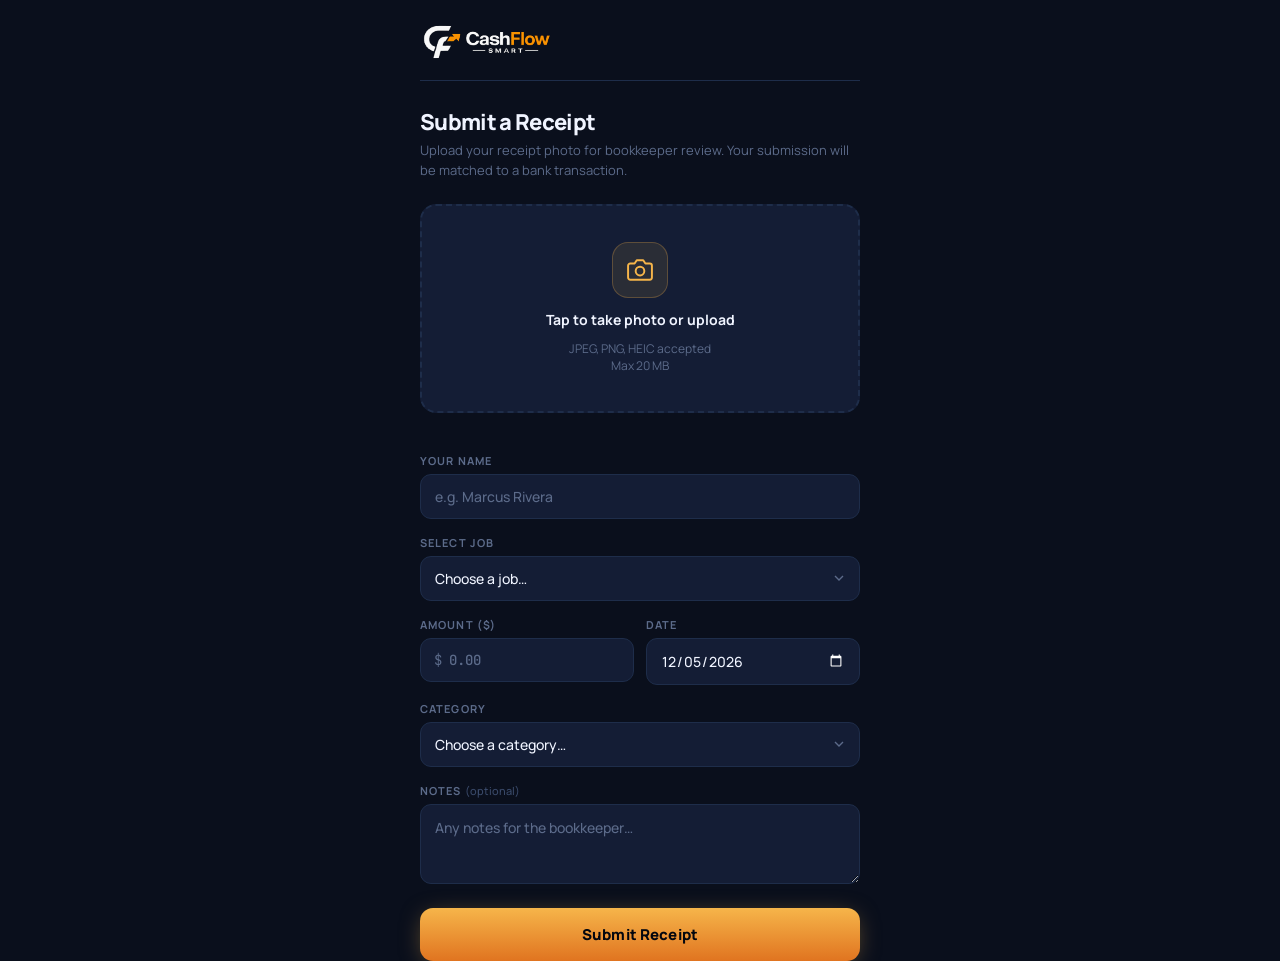
<file: receipt-upload.html>
<!DOCTYPE html>
<html lang="en">
<head>
<meta charset="utf-8"/>
<meta name="viewport" content="width=device-width, initial-scale=1, viewport-fit=cover"/>
<title>Submit Receipt · CashFlow Smart</title>
<link rel="icon" type="image/png" href="assets/favicon_cashflow.png"/>
<link href="https://fonts.googleapis.com/css2?family=Manrope:wght@400;500;600;700;800&family=JetBrains+Mono:wght@400;600&display=swap" rel="stylesheet"/>
<style>
  *, *::before, *::after { box-sizing: border-box; margin: 0; padding: 0; }
  :root {
    --navy0: #0A0F1C; --navy1: #0F1629; --navy2: #141D35; --navy3: #1A2540;
    --line: #1E2D4A; --ink: #F0F4FF; --inkDim: #9BAAC8; --inkMute: #5C6B8A;
    --amber: #F6B54A; --orange: #EA580C; --green: #3EE6A8; --blue: #3D7BFF;
  }
  html, body { min-height: 100%; background: var(--navy0); font-family: 'Manrope', sans-serif; color: var(--ink); -webkit-font-smoothing: antialiased; }

  .page { max-width: 480px; margin: 0 auto; padding: 24px 20px env(safe-area-inset-bottom, 24px); }

  /* Header */
  .header { display: flex; align-items: center; gap: 12px; margin-bottom: 28px; padding-bottom: 20px; border-bottom: 1px solid var(--line); }
  .header img { height: 36px; object-fit: contain; }
  .header-title { font-size: 11px; color: var(--inkMute); font-weight: 600; letter-spacing: 0.12em; text-transform: uppercase; margin-top: 2px; }

  /* Title block */
  .title-block { margin-bottom: 24px; }
  .title-block h1 { font-size: 22px; font-weight: 800; letter-spacing: -0.03em; color: var(--ink); line-height: 1.2; }
  .title-block p  { font-size: 13px; color: var(--inkMute); margin-top: 6px; line-height: 1.5; }

  /* Upload zone */
  .upload-zone {
    border: 2px dashed var(--line); border-radius: 16px;
    background: var(--navy2); padding: 36px 24px;
    display: flex; flex-direction: column; align-items: center; justify-content: center;
    gap: 12px; cursor: pointer; transition: all 0.2s; margin-bottom: 24px;
    position: relative; overflow: hidden;
  }
  .upload-zone:hover, .upload-zone.drag { border-color: var(--amber); background: rgba(246,181,74,0.04); }
  .upload-zone input[type=file] { position: absolute; inset: 0; opacity: 0; cursor: pointer; width: 100%; height: 100%; }
  .upload-icon {
    width: 56px; height: 56px; border-radius: 16px;
    background: rgba(246,181,74,0.1); border: 1px solid rgba(246,181,74,0.25);
    display: flex; align-items: center; justify-content: center;
  }
  .upload-icon svg { display: block; }
  .upload-zone h3 { font-size: 14px; font-weight: 700; color: var(--ink); text-align: center; }
  .upload-zone p  { font-size: 12px; color: var(--inkMute); text-align: center; line-height: 1.4; }
  .upload-preview {
    width: 100%; border-radius: 12px; max-height: 220px;
    object-fit: cover; display: none; border: 1px solid var(--line);
  }
  .upload-preview.show { display: block; }
  .upload-fname { font-size: 12px; color: var(--amber); font-weight: 600; text-align: center; display: none; }
  .upload-fname.show { display: block; }

  /* Form */
  .form { display: flex; flex-direction: column; gap: 16px; }
  .field { display: flex; flex-direction: column; gap: 6px; }
  .field label { font-size: 11px; font-weight: 700; letter-spacing: 0.1em; text-transform: uppercase; color: var(--inkMute); }
  .field input, .field select, .field textarea {
    background: var(--navy2); border: 1px solid var(--line); border-radius: 11px;
    padding: 12px 14px; color: var(--ink); font-family: 'Manrope', sans-serif;
    font-size: 14px; font-weight: 500; outline: none; width: 100%;
    transition: border-color 0.18s, box-shadow 0.18s; appearance: none; -webkit-appearance: none;
  }
  .field input::placeholder, .field textarea::placeholder { color: var(--inkMute); }
  .field input:focus, .field select:focus, .field textarea:focus {
    border-color: rgba(246,181,74,0.5); box-shadow: 0 0 0 3px rgba(246,181,74,0.08);
  }
  .field input[type=number] { font-family: 'JetBrains Mono', monospace; }
  .field input[type=date] { color-scheme: dark; }
  .field select { background-image: url("data:image/svg+xml,%3Csvg xmlns='http://www.w3.org/2000/svg' width='16' height='16' viewBox='0 0 24 24' fill='none' stroke='%235C6B8A' stroke-width='2'%3E%3Cpolyline points='6 9 12 15 18 9'/%3E%3C/svg%3E"); background-repeat: no-repeat; background-position: right 12px center; padding-right: 36px; }
  .field select option { background: var(--navy2); }
  .field textarea { resize: vertical; min-height: 80px; line-height: 1.5; }

  /* Amount prefix */
  .amount-wrap { position: relative; }
  .amount-wrap span { position: absolute; left: 14px; top: 50%; transform: translateY(-50%); font-family: 'JetBrains Mono', monospace; font-size: 14px; color: var(--inkMute); pointer-events: none; }
  .amount-wrap input { padding-left: 28px; }

  /* Row */
  .row { display: grid; grid-template-columns: 1fr 1fr; gap: 12px; }

  /* Submit button */
  .btn-submit {
    width: 100%; padding: 16px; border-radius: 13px; border: none; cursor: pointer;
    background: linear-gradient(180deg, #F6B54A, #E07420);
    color: #03060F; font-family: 'Manrope', sans-serif;
    font-size: 15px; font-weight: 800; letter-spacing: 0.01em;
    box-shadow: 0 4px 24px -6px rgba(246,181,74,0.5);
    transition: all 0.2s; margin-top: 8px;
  }
  .btn-submit:hover { transform: translateY(-1px); box-shadow: 0 8px 32px -6px rgba(246,181,74,0.6); }
  .btn-submit:active { transform: translateY(0); }
  .btn-submit:disabled { opacity: 0.5; cursor: default; transform: none; }

  /* Success state */
  .success {
    display: none; flex-direction: column; align-items: center;
    text-align: center; gap: 16px; padding: 40px 24px;
  }
  .success.show { display: flex; }
  .success-icon {
    width: 72px; height: 72px; border-radius: 22px;
    background: rgba(62,230,168,0.12); border: 1px solid rgba(62,230,168,0.3);
    display: flex; align-items: center; justify-content: center;
    box-shadow: 0 0 40px -12px rgba(62,230,168,0.3);
  }
  .success h2 { font-size: 20px; font-weight: 800; color: var(--ink); letter-spacing: -0.02em; }
  .success p { font-size: 13px; color: var(--inkMute); line-height: 1.6; max-width: 300px; }
  .btn-new {
    padding: 12px 28px; border-radius: 11px; border: 1px solid var(--line);
    background: transparent; color: var(--inkDim); font-family: 'Manrope', sans-serif;
    font-size: 13px; font-weight: 600; cursor: pointer; transition: all 0.18s; margin-top: 8px;
  }
  .btn-new:hover { background: rgba(255,255,255,0.04); color: var(--ink); }

  .form-section { display: flex; flex-direction: column; gap: 16px; }
  .form-section.hidden { display: none; }
</style>
</head>
<body>
<div class="page">

  <!-- Header -->
  <div class="header">
    <img src="assets/cashflow_logo.svg" alt="CashFlow Smart" />
  </div>

  <!-- Title -->
  <div class="title-block">
    <h1>Submit a Receipt</h1>
    <p>Upload your receipt photo for bookkeeper review. Your submission will be matched to a bank transaction.</p>
  </div>

  <!-- Success state -->
  <div class="success" id="success">
    <div class="success-icon">
      <svg width="32" height="32" viewBox="0 0 24 24" fill="none" stroke="#3EE6A8" stroke-width="2.2" stroke-linecap="round" stroke-linejoin="round">
        <path d="M5 12l4 4L19 6"/>
      </svg>
    </div>
    <h2>Receipt submitted!</h2>
    <p>Your receipt has been received. Your bookkeeper will review it and match it to a bank transaction shortly.</p>
    <button class="btn-new" onclick="resetForm()">Submit another receipt</button>
  </div>

  <!-- Form -->
  <div class="form-section" id="formSection">

    <!-- Upload zone -->
    <div class="upload-zone" id="uploadZone">
      <input type="file" accept="image/*" capture="environment" id="fileInput" onchange="handleFile(this)" />
      <div class="upload-icon">
        <svg width="26" height="26" viewBox="0 0 24 24" fill="none" stroke="#F6B54A" stroke-width="1.8" stroke-linecap="round" stroke-linejoin="round">
          <path d="M23 19a2 2 0 01-2 2H3a2 2 0 01-2-2V8a2 2 0 012-2h4l2-3h6l2 3h4a2 2 0 012 2z"/>
          <circle cx="12" cy="13" r="4"/>
        </svg>
      </div>
      <h3>Tap to take photo or upload</h3>
      <p>JPEG, PNG, HEIC accepted<br/>Max 20 MB</p>
      <img class="upload-preview" id="uploadPreview" alt="Receipt preview" />
      <span class="upload-fname" id="uploadFname"></span>
    </div>

    <!-- Form fields -->
    <div class="form">
      <div class="field">
        <label>Your Name</label>
        <input type="text" id="subName" placeholder="e.g. Marcus Rivera" autocomplete="name" />
      </div>

      <div class="field">
        <label>Select Job</label>
        <select id="jobSelect">
          <option value="" disabled selected>Choose a job…</option>
          <option>Hoosier Homes</option>
          <option>Timberland Dr.</option>
          <option>Live Indy</option>
          <option>INHP Arnolda</option>
          <option>Southeastern Property</option>
        </select>
      </div>

      <div class="row">
        <div class="field">
          <label>Amount ($)</label>
          <div class="amount-wrap">
            <span>$</span>
            <input type="number" id="amount" placeholder="0.00" step="0.01" min="0" />
          </div>
        </div>
        <div class="field">
          <label>Date</label>
          <input type="date" id="receiptDate" />
        </div>
      </div>

      <div class="field">
        <label>Category</label>
        <select id="category">
          <option value="" disabled selected>Choose a category…</option>
          <option>Direct Expenditure</option>
          <option>Overhead</option>
          <option>Tools</option>
        </select>
      </div>

      <div class="field">
        <label>Notes <span style="font-weight:500;text-transform:none;letter-spacing:0;color:#3a4a6a;">(optional)</span></label>
        <textarea id="notes" placeholder="Any notes for the bookkeeper…"></textarea>
      </div>

      <button class="btn-submit" id="submitBtn" onclick="handleSubmit()">Submit Receipt</button>
    </div>

  </div><!-- /formSection -->

</div>

<script>
  // Set default date to today
  const today = new Date().toISOString().split('T')[0];
  document.getElementById('receiptDate').value = today;

  // Drag-over styling
  const zone = document.getElementById('uploadZone');
  zone.addEventListener('dragover', e => { e.preventDefault(); zone.classList.add('drag'); });
  zone.addEventListener('dragleave', () => zone.classList.remove('drag'));
  zone.addEventListener('drop', e => {
    e.preventDefault(); zone.classList.remove('drag');
    const file = e.dataTransfer.files[0];
    if (file) displayFile(file);
  });

  function handleFile(input) {
    if (input.files && input.files[0]) displayFile(input.files[0]);
  }

  function displayFile(file) {
    const fname = document.getElementById('uploadFname');
    const preview = document.getElementById('uploadPreview');
    fname.textContent = file.name;
    fname.classList.add('show');
    if (file.type.startsWith('image/')) {
      const reader = new FileReader();
      reader.onload = e => {
        preview.src = e.target.result;
        preview.classList.add('show');
      };
      reader.readAsDataURL(file);
    }
  }

  function handleSubmit() {
    const name    = document.getElementById('subName').value.trim();
    const job     = document.getElementById('jobSelect').value;
    const amount  = document.getElementById('amount').value;
    const date    = document.getElementById('receiptDate').value;
    const cat     = document.getElementById('category').value;

    if (!name || !job || !amount || !date || !cat) {
      // Simple shake on required fields
      [document.getElementById('subName'), document.getElementById('jobSelect'),
       document.getElementById('amount'), document.getElementById('receiptDate'),
       document.getElementById('category')].forEach(el => {
        if (!el.value.trim()) {
          el.style.borderColor = 'rgba(255,106,122,0.6)';
          setTimeout(() => el.style.borderColor = '', 1800);
        }
      });
      return;
    }

    const btn = document.getElementById('submitBtn');
    btn.disabled = true;
    btn.textContent = 'Submitting…';

    // Simulate async submit
    setTimeout(() => {
      document.getElementById('formSection').classList.add('hidden');
      document.getElementById('success').classList.add('show');
    }, 900);
  }

  function resetForm() {
    document.getElementById('formSection').classList.remove('hidden');
    document.getElementById('success').classList.remove('show');
    document.getElementById('subName').value = '';
    document.getElementById('jobSelect').selectedIndex = 0;
    document.getElementById('amount').value = '';
    document.getElementById('receiptDate').value = today;
    document.getElementById('category').selectedIndex = 0;
    document.getElementById('notes').value = '';
    document.getElementById('uploadPreview').classList.remove('show');
    document.getElementById('uploadFname').classList.remove('show');
    document.getElementById('fileInput').value = '';
    const btn = document.getElementById('submitBtn');
    btn.disabled = false;
    btn.textContent = 'Submit Receipt';
  }
</script>
</body>
</html>
</file>
